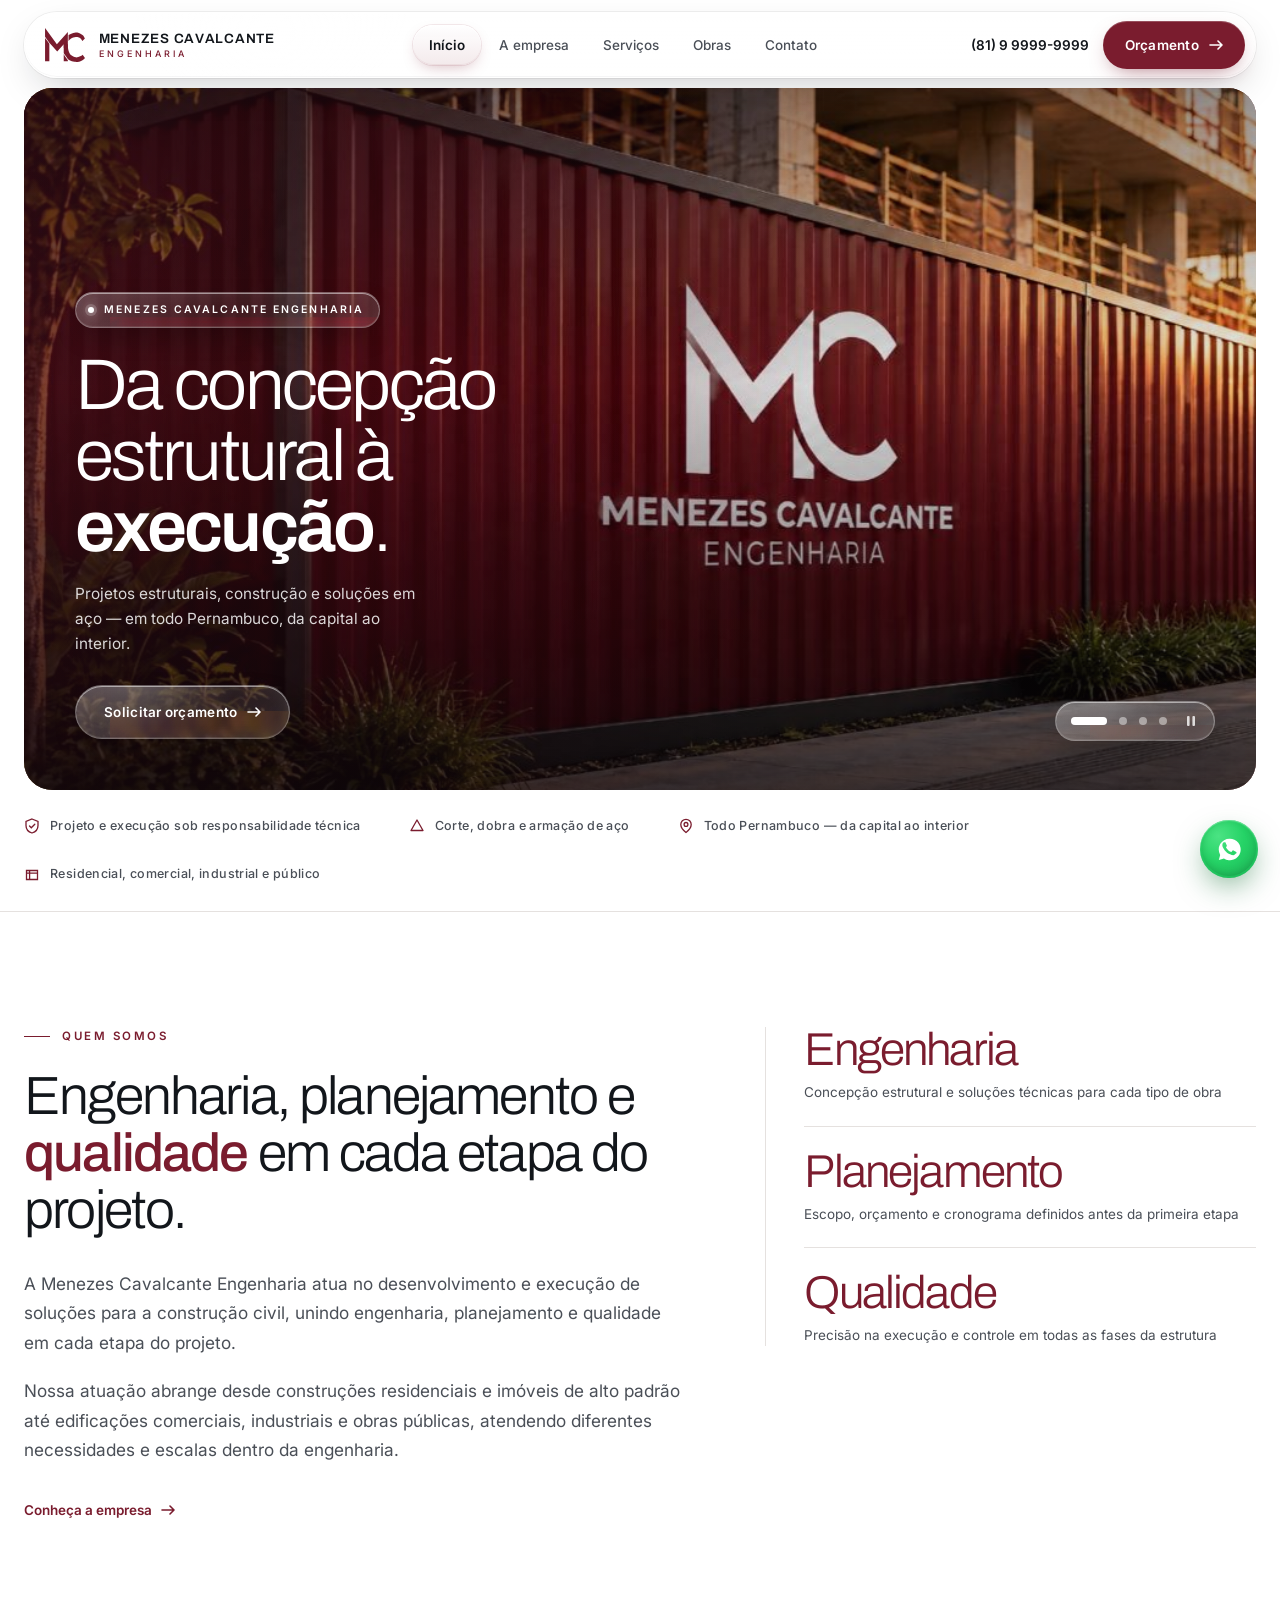
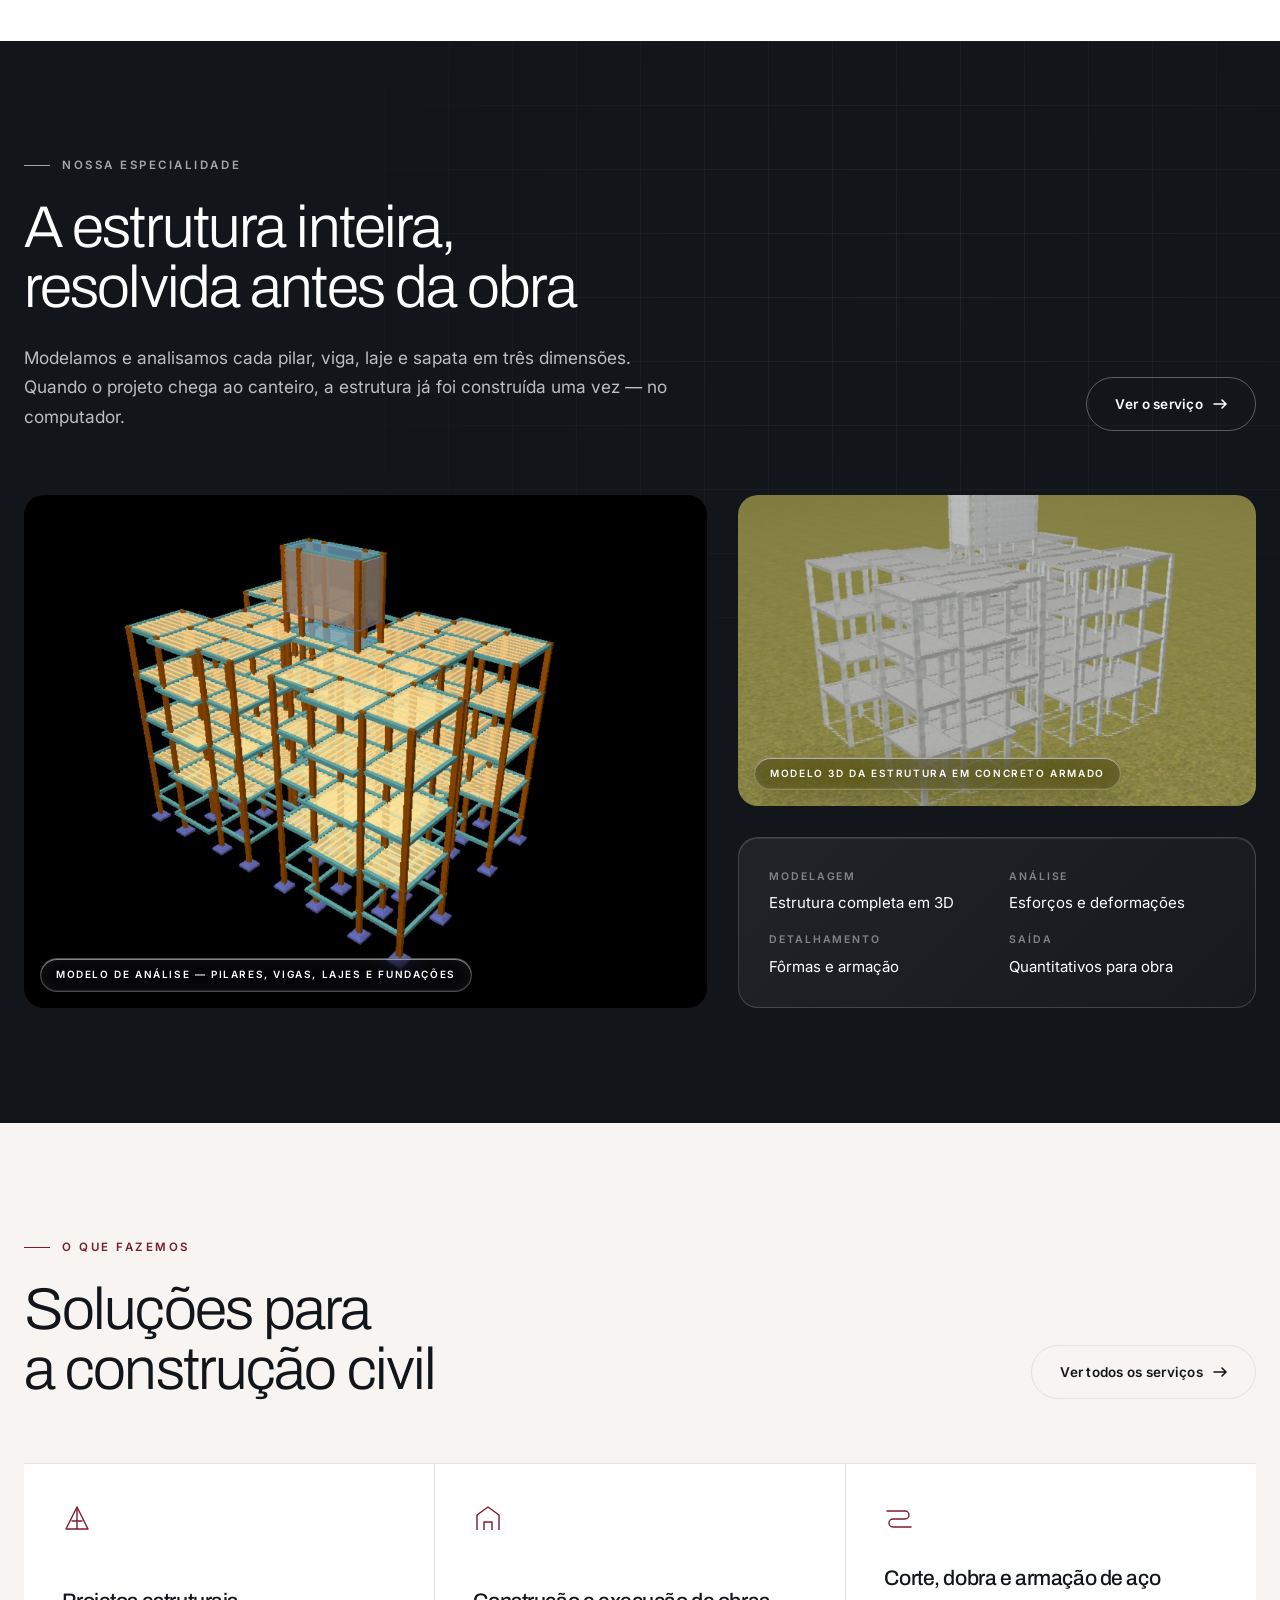
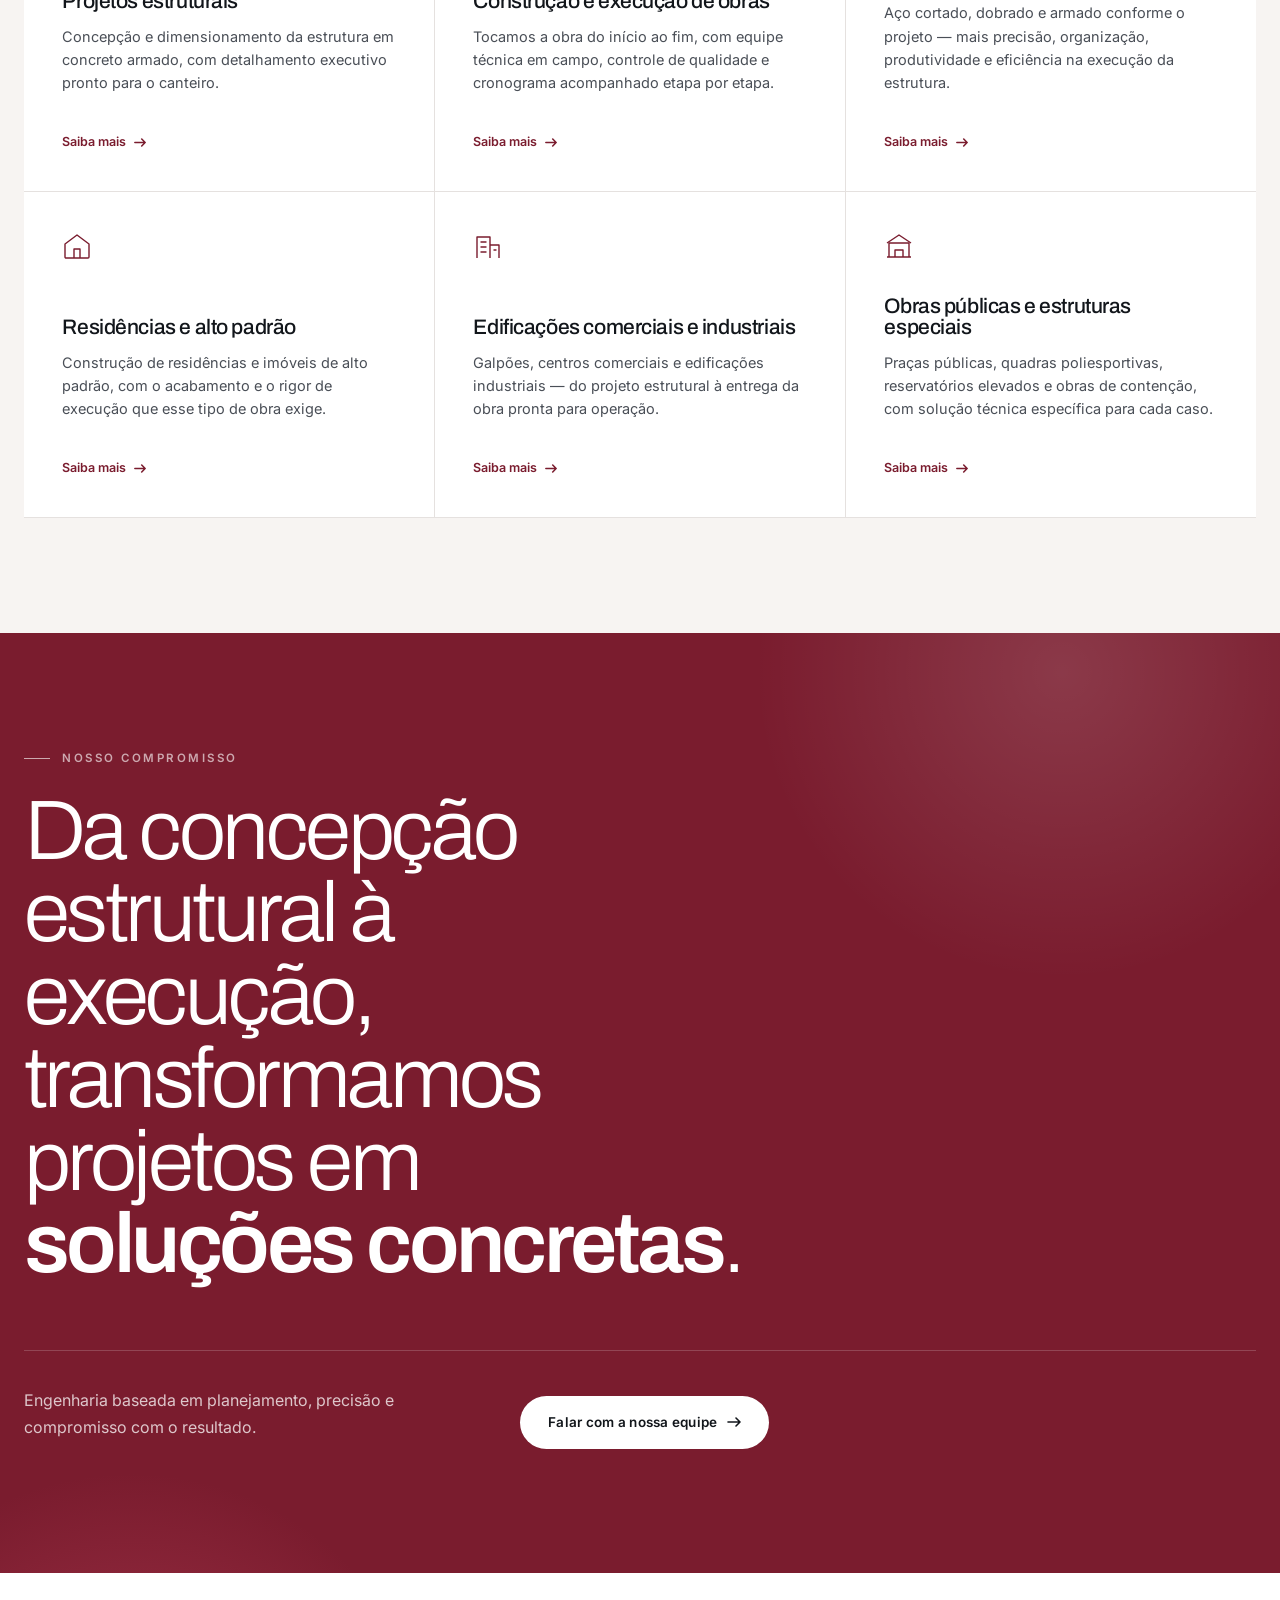
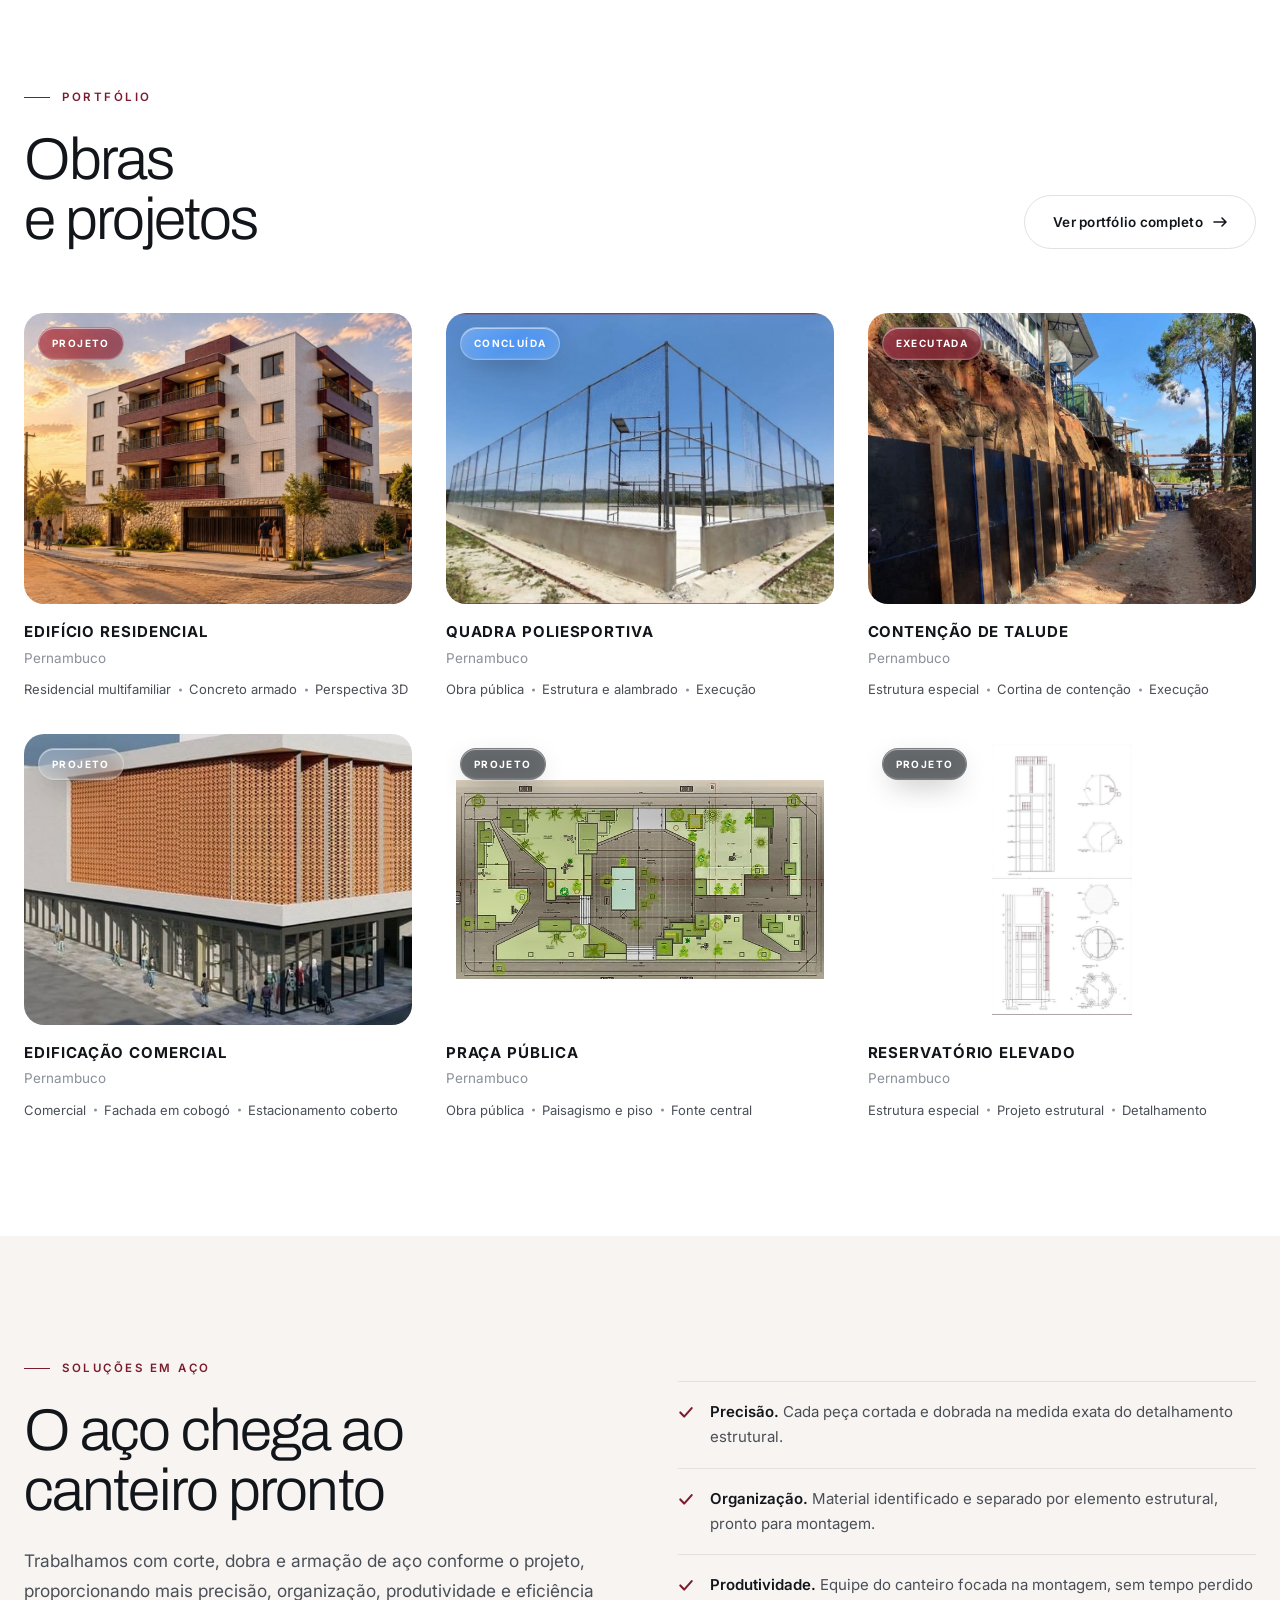
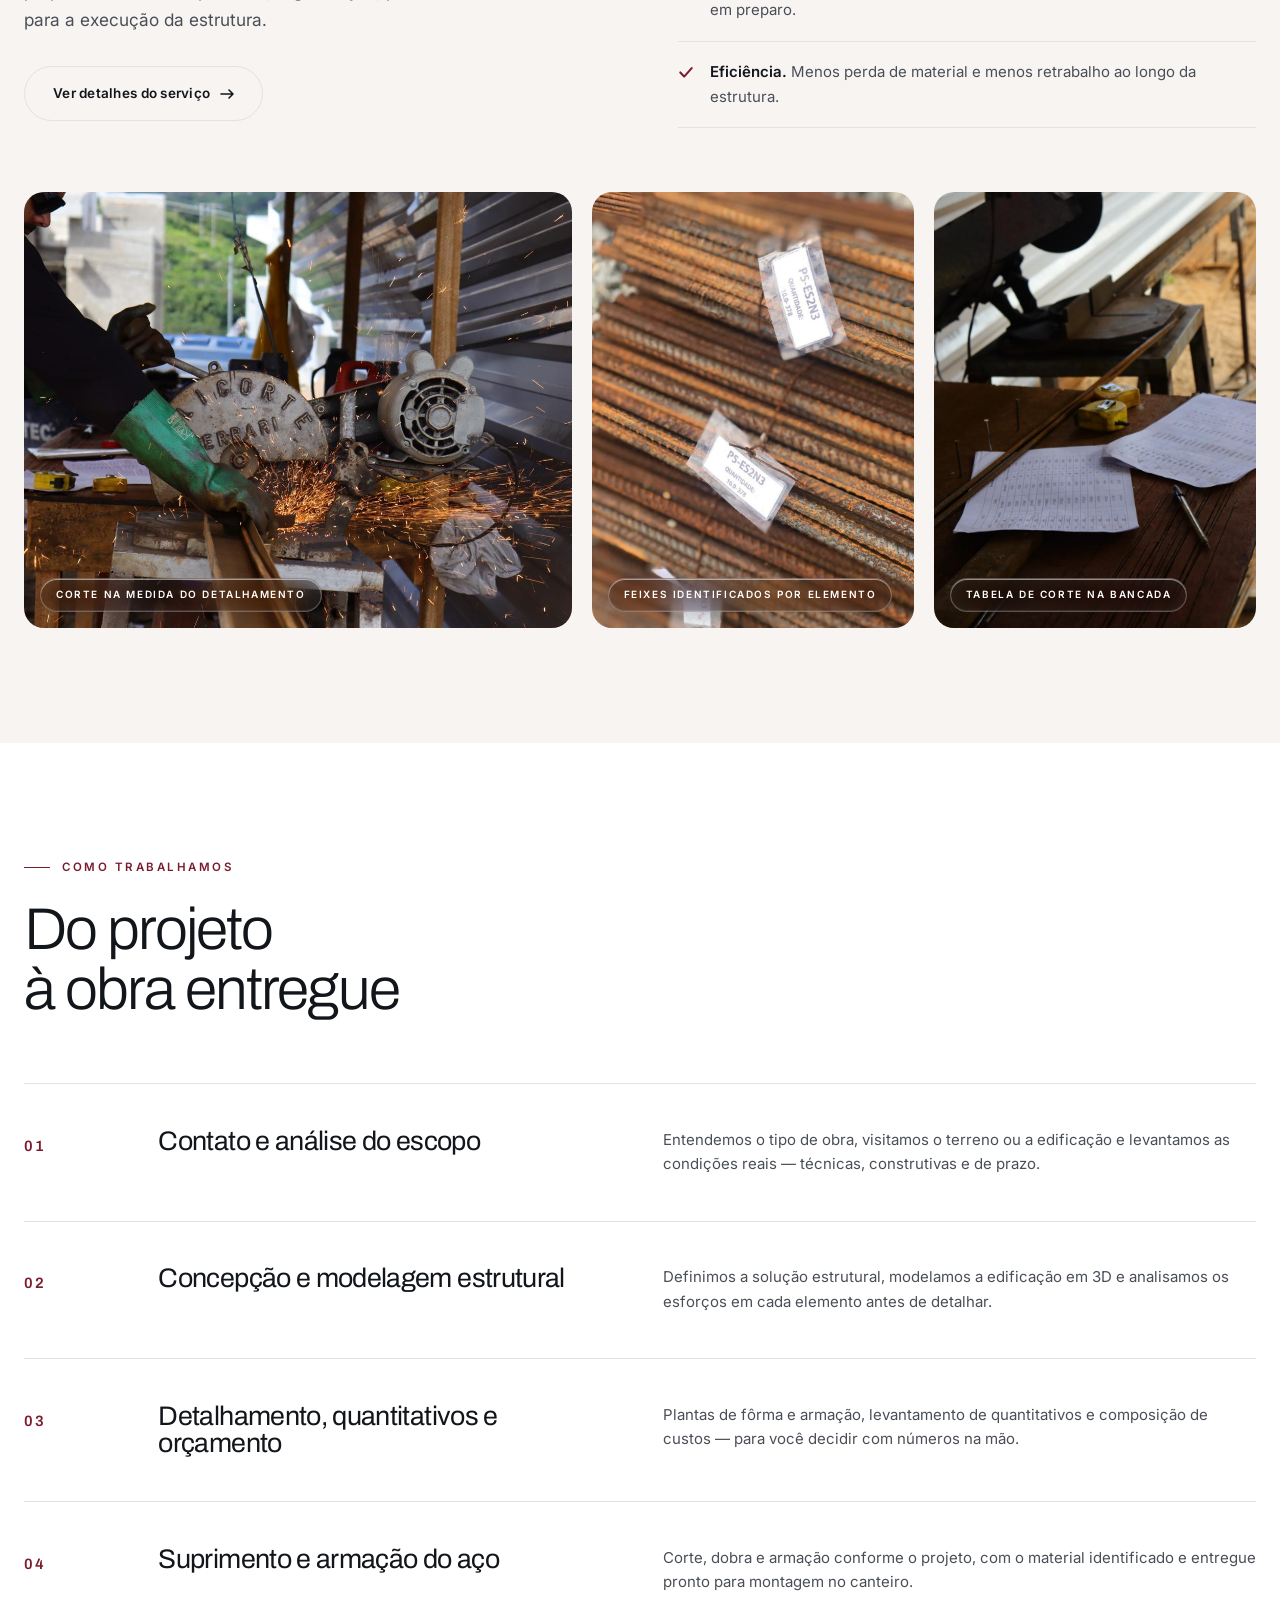
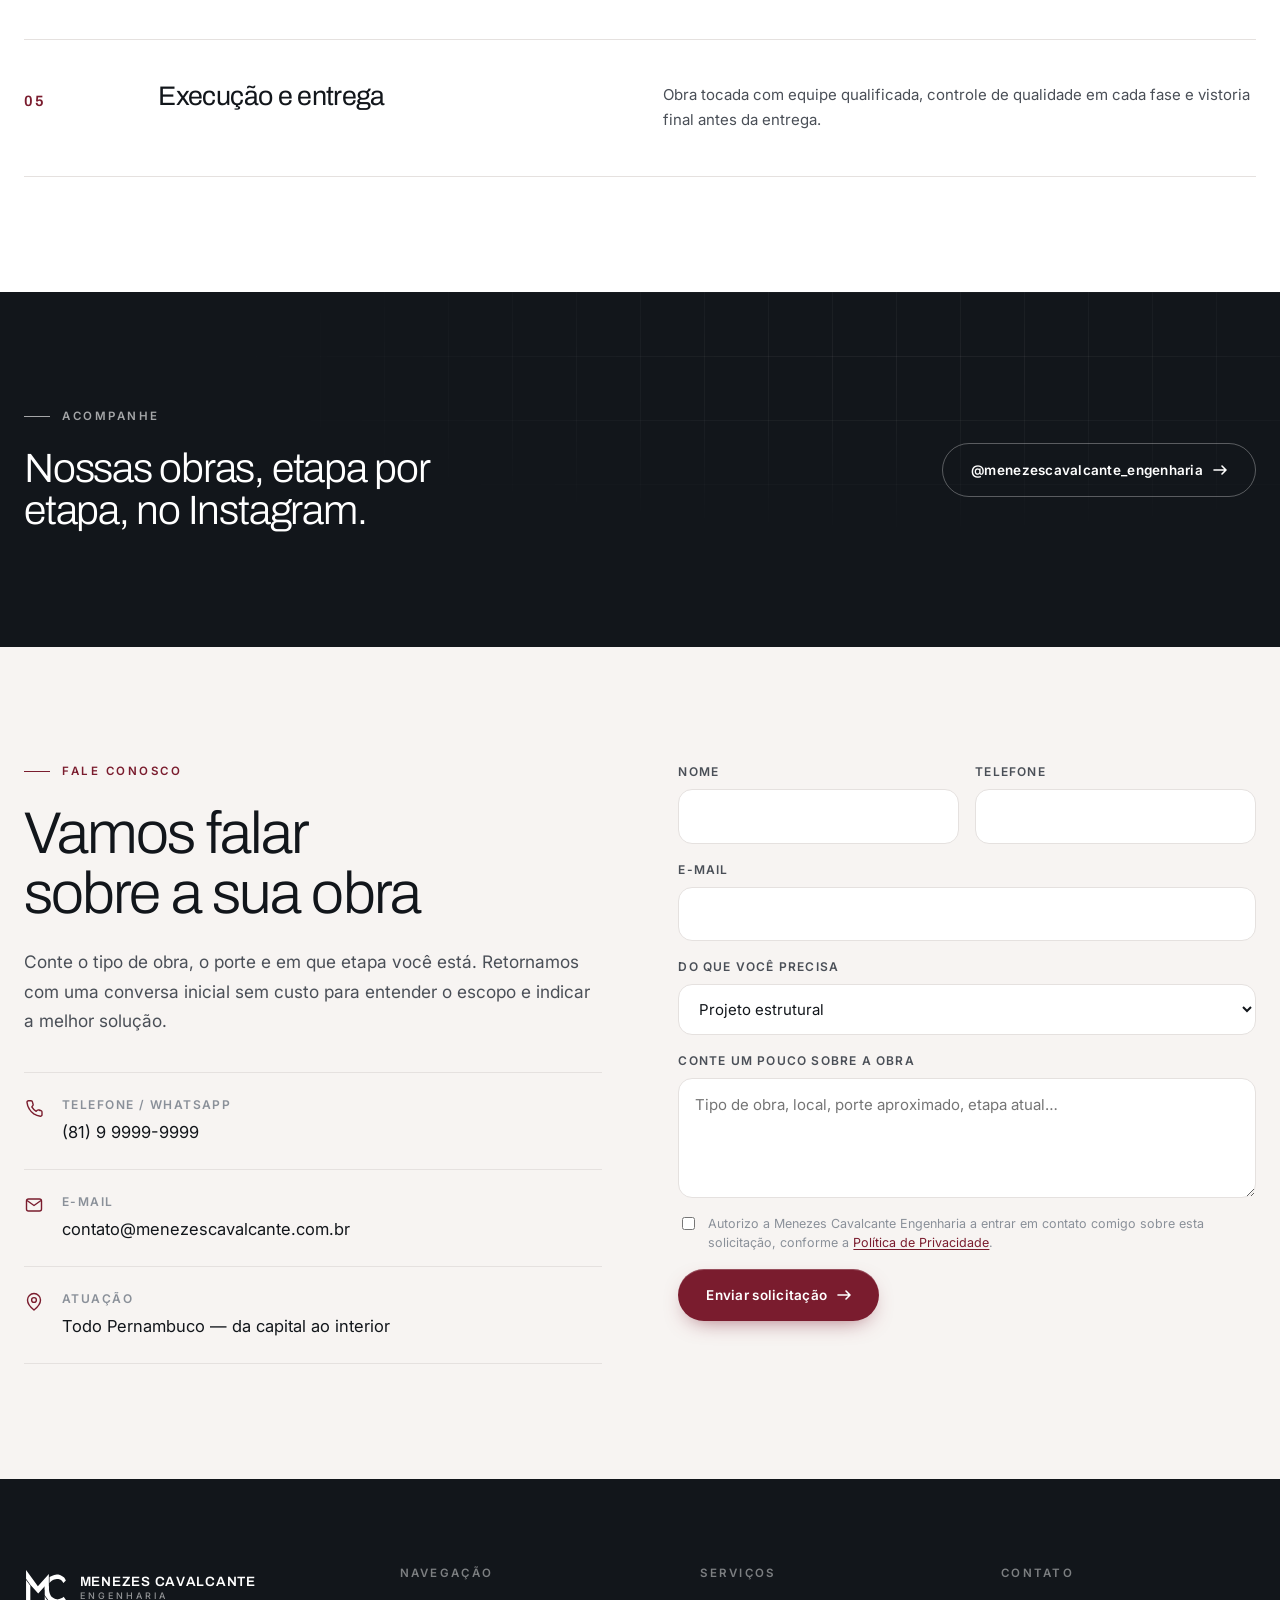
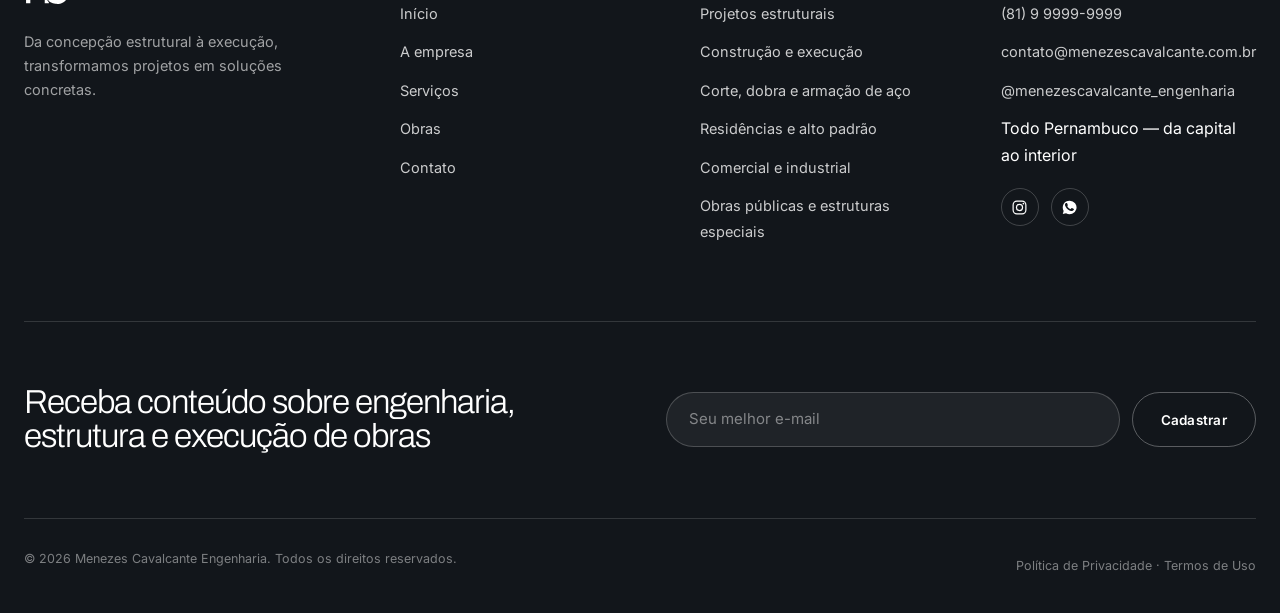
<file: index.html>
<!DOCTYPE html>
<html lang="pt-BR">
<head>
<meta charset="utf-8">
<meta name="viewport" content="width=device-width, initial-scale=1">
<script>document.documentElement.classList.add('js')</script>
<title>Menezes Cavalcante Engenharia | Projetos Estruturais, Construção e Soluções em Aço</title>
<meta name="description" content="Projetos estruturais, construção e execução de obras e soluções em aço — corte, dobra e armação conforme projeto. Residencial, alto padrão, comercial, industrial e obras públicas em todo Pernambuco.">
<meta name="theme-color" content="#7A1C2E">
<link rel="icon" href="assets/img/favicon.svg" type="image/svg+xml">
<link rel="apple-touch-icon" href="assets/img/apple-touch-icon.png">
<meta property="og:type" content="website">
<meta property="og:site_name" content="Menezes Cavalcante Engenharia">
<meta property="og:title" content="Menezes Cavalcante Engenharia">
<meta property="og:description" content="Da concepção estrutural à execução, transformamos projetos em soluções concretas.">
<meta property="og:locale" content="pt_BR">
<!-- SUBSTITUIR: com o domínio no ar, use o endereço completo (https://SEU-DOMINIO/assets/img/og-image.jpg) -->
<meta property="og:image" content="assets/img/og-image.jpg">
<meta property="og:image:width" content="1200">
<meta property="og:image:height" content="630">
<meta name="twitter:card" content="summary_large_image">
<link rel="preconnect" href="https://fonts.googleapis.com">
<link rel="preconnect" href="https://fonts.gstatic.com" crossorigin>
<link href="https://fonts.googleapis.com/css2?family=Archivo:wght@300;400;500;600;700&family=Inter:wght@400;500;600;700&display=swap" rel="stylesheet">
<link rel="stylesheet" href="assets/css/style.css?v=20260927">
</head>
<body>

<!-- ====================== NAVEGAÇÃO ====================== -->
<header class="nav">
  <div class="wrap nav__in">
    <a class="brand" href="index.html" aria-label="Menezes Cavalcante Engenharia — página inicial">
      <img class="brand__mark" src="assets/img/logo-mc.svg" alt="" width="46" height="40">
      <span class="brand__txt">
        <b>Menezes Cavalcante</b>
        <span>Engenharia</span>
      </span>
    </a>

    <nav class="menu" aria-label="Navegação principal">
      <a href="index.html" aria-current="page">Início</a>
      <a href="sobre.html">A empresa</a>
      <a href="servicos.html">Serviços</a>
      <a href="obras.html">Obras</a>
      <a href="contato.html">Contato</a>
    </nav>

    <div class="nav__acoes">
      <!-- SUBSTITUIR: telefone real da empresa -->
      <a class="nav__tel" href="tel:+5581999999999">(81) 9 9999-9999</a>
      <a class="btn btn--vinho" href="contato.html">
        Orçamento
        <svg width="14" height="10" viewBox="0 0 14 10" fill="none" aria-hidden="true"><path d="M9 1l4 4-4 4M13 5H1" stroke="currentColor" stroke-width="1.6" stroke-linecap="round" stroke-linejoin="round"/></svg>
      </a>
      <button class="burger" aria-label="Abrir menu" aria-expanded="false" aria-controls="drawer"><span></span></button>
    </div>
  </div>
</header>

<div class="drawer" id="drawer">
  <div class="wrap">
    <a href="index.html">Início</a>
    <a href="sobre.html">A empresa</a>
    <a href="servicos.html">Serviços</a>
    <a href="obras.html">Obras</a>
    <a href="contato.html">Contato</a>
    <a class="btn btn--vinho" href="contato.html">Solicitar orçamento</a>
  </div>
</div>

<main>

  <!-- ====================== HERO ====================== -->
  <section class="hero">
    <div class="wrap">
      <div class="hero__palco">

        <article class="slide slide--marca is-on">
          <img class="slide__bg" src="assets/img/tapume-obra.jpg" alt="Tapume vinho com o logo da Menezes Cavalcante Engenharia em frente a edifício em construção" onerror="this.style.display='none'">
          <div class="slide__in">
            <p class="slide__tag">Menezes Cavalcante Engenharia</p>
            <h1 class="slide__tit">Da concepção estrutural à <b>execução</b>.</h1>
            <p class="slide__sub">Projetos estruturais, construção e soluções em aço — em todo Pernambuco, da capital ao interior.</p>
            <a class="btn btn--vidro" href="contato.html">
              Solicitar orçamento
              <svg width="14" height="10" viewBox="0 0 14 10" fill="none" aria-hidden="true"><path d="M9 1l4 4-4 4M13 5H1" stroke="currentColor" stroke-width="1.6" stroke-linecap="round" stroke-linejoin="round"/></svg>
            </a>
          </div>
        </article>

        <article class="slide">
          <img class="slide__bg" src="assets/img/aco/corte-serra.jpg" alt="Profissional cortando barra de aço na serra da central de armação, com faíscas" loading="lazy" onerror="this.style.display='none'">
          <div class="slide__in">
            <p class="slide__tag">Execução de obras</p>
            <h2 class="slide__tit">A mesma equipe que projeta é a que <b>executa</b>.</h2>
            <p class="slide__sub">Fundação, estrutura e acabamento — com o aço cortado, dobrado e armado conforme o projeto.</p>
            <a class="btn btn--vidro" href="servicos.html">
              Conheça os serviços
              <svg width="14" height="10" viewBox="0 0 14 10" fill="none" aria-hidden="true"><path d="M9 1l4 4-4 4M13 5H1" stroke="currentColor" stroke-width="1.6" stroke-linecap="round" stroke-linejoin="round"/></svg>
            </a>
          </div>
        </article>

        <article class="slide">
          <img class="slide__bg" src="assets/img/obras/residencial-fachada.jpg" alt="Perspectiva de edifício residencial com fachada branca e varandas em vinho ao entardecer" loading="lazy" onerror="this.style.display='none'">
          <div class="slide__in">
            <p class="slide__tag">Residencial e alto padrão</p>
            <h2 class="slide__tit">Edifícios e residências com <b>rigor de execução</b>.</h2>
            <p class="slide__sub">Do modelo estrutural à fachada pronta, com acompanhamento técnico em cada etapa da obra.</p>
            <a class="btn btn--vidro" href="obras.html">
              Ver obras
              <svg width="14" height="10" viewBox="0 0 14 10" fill="none" aria-hidden="true"><path d="M9 1l4 4-4 4M13 5H1" stroke="currentColor" stroke-width="1.6" stroke-linecap="round" stroke-linejoin="round"/></svg>
            </a>
          </div>
        </article>

        <article class="slide">
          <img class="slide__bg" src="assets/img/obras/quadra-poliesportiva.jpg" alt="Quadra poliesportiva concluída" loading="lazy" onerror="this.style.display='none'">
          <div class="slide__in">
            <p class="slide__tag">Obras públicas e estruturas especiais</p>
            <h2 class="slide__tit">Praças, quadras e <b>reservatórios elevados</b>.</h2>
            <p class="slide__sub">Projetamos e executamos estruturas que exigem solução técnica específica, do dimensionamento à entrega.</p>
            <a class="btn btn--vidro" href="obras.html">
              Ver obras
              <svg width="14" height="10" viewBox="0 0 14 10" fill="none" aria-hidden="true"><path d="M9 1l4 4-4 4M13 5H1" stroke="currentColor" stroke-width="1.6" stroke-linecap="round" stroke-linejoin="round"/></svg>
            </a>
          </div>
        </article>

        <div class="hero__ctrl">
          <div class="hero__dots" role="tablist" aria-label="Destaques">
            <button class="dot is-on" role="tab" aria-selected="true" aria-label="Destaque 1"></button>
            <button class="dot" role="tab" aria-selected="false" aria-label="Destaque 2"></button>
            <button class="dot" role="tab" aria-selected="false" aria-label="Destaque 3"></button>
            <button class="dot" role="tab" aria-selected="false" aria-label="Destaque 4"></button>
          </div>
          <button class="hero__pausa" type="button" aria-label="Pausar destaques" aria-pressed="false">
            <svg class="i-pausa" width="10" height="12" viewBox="0 0 10 12" aria-hidden="true"><rect x="1" y="1" width="2.6" height="10" rx="1" fill="currentColor"/><rect x="6.4" y="1" width="2.6" height="10" rx="1" fill="currentColor"/></svg>
            <svg class="i-play" width="10" height="12" viewBox="0 0 10 12" aria-hidden="true"><path d="M2 1.2v9.6c0 .5.5.8.9.5l6.6-4.8a.6.6 0 0 0 0-1L2.9.7C2.5.4 2 .7 2 1.2z" fill="currentColor"/></svg>
          </button>
        </div>
      </div>
    </div>
  </section>

  <!-- ====================== FAIXA DE CREDENCIAIS ====================== -->
  <section class="faixa">
    <div class="wrap faixa__in">
      <p class="faixa__item"><svg width="16" height="16" viewBox="0 0 16 16" fill="none" aria-hidden="true"><path d="M8 1l6 2.5v4C14 11.2 11.5 14 8 15 4.5 14 2 11.2 2 7.5v-4L8 1z" stroke="currentColor" stroke-width="1.3"/><path d="M5.5 8l1.8 1.8L10.8 6.3" stroke="currentColor" stroke-width="1.3" stroke-linecap="round"/></svg> Projeto e execução sob responsabilidade técnica</p>
      <p class="faixa__item"><svg width="16" height="16" viewBox="0 0 16 16" fill="none" aria-hidden="true"><path d="M2 12.5 8 2l6 10.5H2z" stroke="currentColor" stroke-width="1.3" stroke-linejoin="round"/></svg> Corte, dobra e armação de aço</p>
      <p class="faixa__item"><svg width="16" height="16" viewBox="0 0 16 16" fill="none" aria-hidden="true"><path d="M8 14.5s5.2-4.1 5.2-8A5.2 5.2 0 0 0 2.8 6.5c0 3.9 5.2 8 5.2 8z" stroke="currentColor" stroke-width="1.3"/><circle cx="8" cy="6.4" r="1.9" stroke="currentColor" stroke-width="1.3"/></svg> Todo Pernambuco — da capital ao interior</p>
      <p class="faixa__item"><svg width="16" height="16" viewBox="0 0 16 16" fill="none" aria-hidden="true"><path d="M2.5 3.5h11v9h-11z" stroke="currentColor" stroke-width="1.3"/><path d="M2.5 6.2h11M5.6 3.5v9" stroke="currentColor" stroke-width="1.3"/></svg> Residencial, comercial, industrial e público</p>
    </div>
  </section>

  <!-- ====================== MANIFESTO ====================== -->
  <section class="sec">
    <div class="wrap manifesto">
      <div class="rev">
        <p class="eyebrow">Quem somos</p>
        <h2 class="manifesto__pergunta">Engenharia, planejamento e <em>qualidade</em> em cada etapa do projeto.</h2>
        <div class="lead">
          <p>A Menezes Cavalcante Engenharia atua no desenvolvimento e execução de soluções para a construção civil, unindo engenharia, planejamento e qualidade em cada etapa do projeto.</p>
          <p>Nossa atuação abrange desde construções residenciais e imóveis de alto padrão até edificações comerciais, industriais e obras públicas, atendendo diferentes necessidades e escalas dentro da engenharia.</p>
        </div>
        <p style="margin-top:32px">
          <a class="link-seta" href="sobre.html">
            Conheça a empresa
            <svg width="14" height="10" viewBox="0 0 14 10" fill="none" aria-hidden="true"><path d="M9 1l4 4-4 4M13 5H1" stroke="currentColor" stroke-width="1.6" stroke-linecap="round" stroke-linejoin="round"/></svg>
          </a>
        </p>
      </div>

      <div class="manifesto__aside rev" data-d="2">
        <div class="dado"><b>Engenharia</b><span>Concepção estrutural e soluções técnicas para cada tipo de obra</span></div>
        <div class="dado"><b>Planejamento</b><span>Escopo, orçamento e cronograma definidos antes da primeira etapa</span></div>
        <div class="dado"><b>Qualidade</b><span>Precisão na execução e controle em todas as fases da estrutura</span></div>
      </div>
    </div>
  </section>

  <!-- ====================== CARRO-CHEFE: PROJETO ESTRUTURAL ====================== -->
  <section class="sec sec--tinta malha">
    <div class="wrap">
      <div class="sec-head rev">
        <div>
          <p class="eyebrow">Nossa especialidade</p>
          <h2 class="h2">A estrutura inteira,<br>resolvida antes da obra</h2>
          <p class="lead" style="margin-top:26px">Modelamos e analisamos cada pilar, viga, laje e sapata em três dimensões. Quando o projeto chega ao canteiro, a estrutura já foi construída uma vez — no computador.</p>
        </div>
        <a class="btn btn--claro" href="servicos.html#estrutural">
          Ver o serviço
          <svg width="14" height="10" viewBox="0 0 14 10" fill="none" aria-hidden="true"><path d="M9 1l4 4-4 4M13 5H1" stroke="currentColor" stroke-width="1.6" stroke-linecap="round" stroke-linejoin="round"/></svg>
        </a>
      </div>

      <div class="showcase">
        <figure class="fig-tec fig-tec--grande rev" style="margin:0">
          <img src="assets/img/obras/estrutural-analise.jpg" alt="Modelo de análise estrutural com pilares, vigas, lajes e sapatas identificados por cor" loading="lazy" onerror="this.style.display='none'">
          <figcaption class="fig-tec__cap">Modelo de análise — pilares, vigas, lajes e fundações</figcaption>
        </figure>

        <div class="showcase__col">
          <figure class="fig-tec rev" data-d="1" style="margin:0">
            <img src="assets/img/obras/estrutural-3d.jpg" alt="Modelo tridimensional da estrutura em concreto armado" loading="lazy" onerror="this.style.display='none'">
            <figcaption class="fig-tec__cap">Modelo 3D da estrutura em concreto armado</figcaption>
          </figure>

          <dl class="ficha rev" data-d="2">
            <div>
              <dt>Modelagem</dt>
              <dd>Estrutura completa em 3D</dd>
            </div>
            <div>
              <dt>Análise</dt>
              <dd>Esforços e deformações</dd>
            </div>
            <div>
              <dt>Detalhamento</dt>
              <dd>Fôrmas e armação</dd>
            </div>
            <div>
              <dt>Saída</dt>
              <dd>Quantitativos para obra</dd>
            </div>
          </dl>
        </div>
      </div>
    </div>
  </section>

  <!-- ====================== SERVIÇOS ====================== -->
  <section class="sec sec--areia">
    <div class="wrap">
      <div class="sec-head rev">
        <div>
          <p class="eyebrow">O que fazemos</p>
          <h2 class="h2">Soluções para<br>a construção civil</h2>
        </div>
        <a class="btn btn--ghost" href="servicos.html">
          Ver todos os serviços
          <svg width="14" height="10" viewBox="0 0 14 10" fill="none" aria-hidden="true"><path d="M9 1l4 4-4 4M13 5H1" stroke="currentColor" stroke-width="1.6" stroke-linecap="round" stroke-linejoin="round"/></svg>
        </a>
      </div>
    </div>

    <div class="wrap">
      <div class="grid-serv rev">

        <a class="serv" href="servicos.html#estrutural">
          <span class="serv__ic"><svg width="30" height="30" viewBox="0 0 30 30" fill="none" aria-hidden="true"><path d="M4 26 15 4l11 22H4z" stroke="currentColor" stroke-width="1.4" stroke-linejoin="round"/><path d="M9.5 18h11M15 4v22" stroke="currentColor" stroke-width="1.4"/></svg></span>
          <h3>Projetos estruturais</h3>
          <p>Concepção e dimensionamento da estrutura em concreto armado, com detalhamento executivo pronto para o canteiro.</p>
          <span class="serv__link">Saiba mais <svg width="12" height="9" viewBox="0 0 14 10" fill="none" aria-hidden="true"><path d="M9 1l4 4-4 4M13 5H1" stroke="currentColor" stroke-width="1.8" stroke-linecap="round" stroke-linejoin="round"/></svg></span>
        </a>

        <a class="serv" href="servicos.html#execucao">
          <span class="serv__ic"><svg width="30" height="30" viewBox="0 0 30 30" fill="none" aria-hidden="true"><path d="M4 27V12l11-8 11 8v15" stroke="currentColor" stroke-width="1.4" stroke-linejoin="round"/><path d="M11 27v-8h8v8" stroke="currentColor" stroke-width="1.4" stroke-linejoin="round"/></svg></span>
          <h3>Construção e execução de obras</h3>
          <p>Tocamos a obra do início ao fim, com equipe técnica em campo, controle de qualidade e cronograma acompanhado etapa por etapa.</p>
          <span class="serv__link">Saiba mais <svg width="12" height="9" viewBox="0 0 14 10" fill="none" aria-hidden="true"><path d="M9 1l4 4-4 4M13 5H1" stroke="currentColor" stroke-width="1.8" stroke-linecap="round" stroke-linejoin="round"/></svg></span>
        </a>

        <a class="serv" href="servicos.html#aco">
          <span class="serv__ic"><svg width="30" height="30" viewBox="0 0 30 30" fill="none" aria-hidden="true"><path d="M3 8h18a4 4 0 0 1 0 8H9a4 4 0 0 0 0 8h18" stroke="currentColor" stroke-width="1.4" stroke-linecap="round" stroke-linejoin="round"/></svg></span>
          <h3>Corte, dobra e armação de aço</h3>
          <p>Aço cortado, dobrado e armado conforme o projeto — mais precisão, organização, produtividade e eficiência na execução da estrutura.</p>
          <span class="serv__link">Saiba mais <svg width="12" height="9" viewBox="0 0 14 10" fill="none" aria-hidden="true"><path d="M9 1l4 4-4 4M13 5H1" stroke="currentColor" stroke-width="1.8" stroke-linecap="round" stroke-linejoin="round"/></svg></span>
        </a>

        <a class="serv" href="servicos.html#residencial">
          <span class="serv__ic"><svg width="30" height="30" viewBox="0 0 30 30" fill="none" aria-hidden="true"><path d="M3 13 15 4l12 9v13a1 1 0 0 1-1 1H4a1 1 0 0 1-1-1V13z" stroke="currentColor" stroke-width="1.4" stroke-linejoin="round"/><path d="M12 27v-9h6v9" stroke="currentColor" stroke-width="1.4" stroke-linejoin="round"/></svg></span>
          <h3>Residências e alto padrão</h3>
          <p>Construção de residências e imóveis de alto padrão, com o acabamento e o rigor de execução que esse tipo de obra exige.</p>
          <span class="serv__link">Saiba mais <svg width="12" height="9" viewBox="0 0 14 10" fill="none" aria-hidden="true"><path d="M9 1l4 4-4 4M13 5H1" stroke="currentColor" stroke-width="1.8" stroke-linecap="round" stroke-linejoin="round"/></svg></span>
        </a>

        <a class="serv" href="servicos.html#comercial">
          <span class="serv__ic"><svg width="30" height="30" viewBox="0 0 30 30" fill="none" aria-hidden="true"><path d="M4 27V6h13v21M17 14h9v13" stroke="currentColor" stroke-width="1.4" stroke-linejoin="round"/><path d="M8 11h5M8 16h5M8 21h5M21 19h2" stroke="currentColor" stroke-width="1.4" stroke-linecap="round"/></svg></span>
          <h3>Edificações comerciais e industriais</h3>
          <p>Galpões, centros comerciais e edificações industriais — do projeto estrutural à entrega da obra pronta para operação.</p>
          <span class="serv__link">Saiba mais <svg width="12" height="9" viewBox="0 0 14 10" fill="none" aria-hidden="true"><path d="M9 1l4 4-4 4M13 5H1" stroke="currentColor" stroke-width="1.8" stroke-linecap="round" stroke-linejoin="round"/></svg></span>
        </a>

        <a class="serv" href="servicos.html#publicas">
          <span class="serv__ic"><svg width="30" height="30" viewBox="0 0 30 30" fill="none" aria-hidden="true"><path d="M3 26h24M5 26V12h20v14" stroke="currentColor" stroke-width="1.4" stroke-linejoin="round"/><path d="M3 12 15 4l12 8" stroke="currentColor" stroke-width="1.4" stroke-linejoin="round"/><path d="M11 26v-7h8v7" stroke="currentColor" stroke-width="1.4" stroke-linejoin="round"/></svg></span>
          <h3>Obras públicas e estruturas especiais</h3>
          <p>Praças públicas, quadras poliesportivas, reservatórios elevados e obras de contenção, com solução técnica específica para cada caso.</p>
          <span class="serv__link">Saiba mais <svg width="12" height="9" viewBox="0 0 14 10" fill="none" aria-hidden="true"><path d="M9 1l4 4-4 4M13 5H1" stroke="currentColor" stroke-width="1.8" stroke-linecap="round" stroke-linejoin="round"/></svg></span>
        </a>

      </div>
    </div>
  </section>

  <!-- ====================== DECLARAÇÃO ====================== -->
  <section class="sec sec--vinho declaracao">
    <div class="wrap">
      <p class="eyebrow rev">Nosso compromisso</p>
      <h2 class="declaracao__tit rev" data-d="1">Da concepção estrutural à execução, transformamos projetos em <b>soluções concretas</b>.</h2>
      <div class="declaracao__pe rev" data-d="2">
        <p>Engenharia baseada em planejamento, precisão e compromisso com o resultado.</p>
        <a class="btn btn--branco" href="contato.html">
          Falar com a nossa equipe
          <svg width="14" height="10" viewBox="0 0 14 10" fill="none" aria-hidden="true"><path d="M9 1l4 4-4 4M13 5H1" stroke="currentColor" stroke-width="1.6" stroke-linecap="round" stroke-linejoin="round"/></svg>
        </a>
      </div>
    </div>
  </section>

  <!-- ====================== OBRAS ====================== -->
  <section class="sec">
    <div class="wrap">
      <div class="sec-head rev">
        <div>
          <p class="eyebrow">Portfólio</p>
          <h2 class="h2">Obras<br>e projetos</h2>
        </div>
        <a class="btn btn--ghost" href="obras.html">
          Ver portfólio completo
          <svg width="14" height="10" viewBox="0 0 14 10" fill="none" aria-hidden="true"><path d="M9 1l4 4-4 4M13 5H1" stroke="currentColor" stroke-width="1.6" stroke-linecap="round" stroke-linejoin="round"/></svg>
        </a>
      </div>

      <div class="grid-obras">
        <a class="obra rev" href="obras.html">
          <div class="obra__img">
            <span class="obra__selo obra__selo--vinho">Projeto</span>
            <img src="assets/img/obras/residencial-fachada.jpg" alt="Perspectiva do edifício residencial com fachada branca e varandas em vinho" loading="lazy" onerror="this.style.display='none'">
          </div>
          <h3>Edifício Residencial</h3>
          <p class="obra__local">Pernambuco</p>
          <ul class="obra__specs"><li>Residencial multifamiliar</li><li>Concreto armado</li><li>Perspectiva 3D</li></ul>
        </a>

        <a class="obra rev" data-d="1" href="obras.html">
          <div class="obra__img">
            <span class="obra__selo">Concluída</span>
            <img src="assets/img/obras/quadra-poliesportiva.jpg" alt="Quadra poliesportiva concluída com alambrado" loading="lazy" onerror="this.style.display='none'">
          </div>
          <h3>Quadra Poliesportiva</h3>
          <p class="obra__local">Pernambuco</p>
          <ul class="obra__specs"><li>Obra pública</li><li>Estrutura e alambrado</li><li>Execução</li></ul>
        </a>

        <a class="obra rev" data-d="2" href="obras.html">
          <div class="obra__img">
            <span class="obra__selo obra__selo--vinho">Executada</span>
            <img src="assets/img/obras/contencao-talude.jpg" alt="Estrutura de contenção executada em talude" loading="lazy" onerror="this.style.display='none'">
          </div>
          <h3>Contenção de Talude</h3>
          <p class="obra__local">Pernambuco</p>
          <ul class="obra__specs"><li>Estrutura especial</li><li>Cortina de contenção</li><li>Execução</li></ul>
        </a>

        <a class="obra rev" href="obras.html">
          <div class="obra__img">
            <span class="obra__selo">Projeto</span>
            <img src="assets/img/obras/comercial-fachada.jpg" alt="Perspectiva da edificação comercial com fachada em elementos vazados e lojas no térreo" loading="lazy" onerror="this.style.display='none'">
          </div>
          <h3>Edificação Comercial</h3>
          <p class="obra__local">Pernambuco</p>
          <ul class="obra__specs"><li>Comercial</li><li>Fachada em cobogó</li><li>Estacionamento coberto</li></ul>
        </a>

        <a class="obra rev" data-d="1" href="obras.html">
          <div class="obra__img obra__img--desenho">
            <span class="obra__selo">Projeto</span>
            <img src="assets/img/obras/praca-publica.jpg" alt="Planta de paisagismo da praça pública" loading="lazy" onerror="this.style.display='none'">
          </div>
          <h3>Praça Pública</h3>
          <p class="obra__local">Pernambuco</p>
          <ul class="obra__specs"><li>Obra pública</li><li>Paisagismo e piso</li><li>Fonte central</li></ul>
        </a>

        <a class="obra rev" data-d="2" href="obras.html">
          <div class="obra__img obra__img--desenho">
            <span class="obra__selo">Projeto</span>
            <img src="assets/img/obras/reservatorio-elevado.jpg" alt="Pranchas de projeto do reservatório elevado" loading="lazy" onerror="this.style.display='none'">
          </div>
          <h3>Reservatório Elevado</h3>
          <p class="obra__local">Pernambuco</p>
          <ul class="obra__specs"><li>Estrutura especial</li><li>Projeto estrutural</li><li>Detalhamento</li></ul>
        </a>
      </div>
    </div>
  </section>

  <!-- ====================== SOLUÇÕES EM AÇO ====================== -->
  <section class="sec sec--areia">
    <div class="wrap destaque">
      <div class="rev">
        <p class="eyebrow">Soluções em aço</p>
        <h2 class="h2">O aço chega ao<br>canteiro pronto</h2>
        <p class="lead" style="margin-top:26px">Trabalhamos com corte, dobra e armação de aço conforme o projeto, proporcionando mais precisão, organização, produtividade e eficiência para a execução da estrutura.</p>
        <p style="margin-top:32px">
          <a class="btn btn--ghost" href="servicos.html#aco">
            Ver detalhes do serviço
            <svg width="14" height="10" viewBox="0 0 14 10" fill="none" aria-hidden="true"><path d="M9 1l4 4-4 4M13 5H1" stroke="currentColor" stroke-width="1.6" stroke-linecap="round" stroke-linejoin="round"/></svg>
          </a>
        </p>
      </div>

      <ul class="destaque__lista rev" data-d="1">
        <li>
          <svg width="16" height="16" viewBox="0 0 14 14" fill="none" aria-hidden="true"><path d="M2 7.4 5.4 11 12 3.6" stroke="currentColor" stroke-width="1.8" stroke-linecap="round" stroke-linejoin="round"/></svg>
          <span><b>Precisão.</b> Cada peça cortada e dobrada na medida exata do detalhamento estrutural.</span>
        </li>
        <li>
          <svg width="16" height="16" viewBox="0 0 14 14" fill="none" aria-hidden="true"><path d="M2 7.4 5.4 11 12 3.6" stroke="currentColor" stroke-width="1.8" stroke-linecap="round" stroke-linejoin="round"/></svg>
          <span><b>Organização.</b> Material identificado e separado por elemento estrutural, pronto para montagem.</span>
        </li>
        <li>
          <svg width="16" height="16" viewBox="0 0 14 14" fill="none" aria-hidden="true"><path d="M2 7.4 5.4 11 12 3.6" stroke="currentColor" stroke-width="1.8" stroke-linecap="round" stroke-linejoin="round"/></svg>
          <span><b>Produtividade.</b> Equipe do canteiro focada na montagem, sem tempo perdido em preparo.</span>
        </li>
        <li>
          <svg width="16" height="16" viewBox="0 0 14 14" fill="none" aria-hidden="true"><path d="M2 7.4 5.4 11 12 3.6" stroke="currentColor" stroke-width="1.8" stroke-linecap="round" stroke-linejoin="round"/></svg>
          <span><b>Eficiência.</b> Menos perda de material e menos retrabalho ao longo da estrutura.</span>
        </li>
      </ul>
    </div>

    <div class="wrap">
      <div class="galeria">
        <figure class="fig-tec rev">
          <img src="assets/img/aco/corte-faiscas.jpg" alt="Barra de aço sendo cortada na serra, com faíscas" loading="lazy" onerror="this.style.display='none'">
          <figcaption class="fig-tec__cap">Corte na medida do detalhamento</figcaption>
        </figure>
        <figure class="fig-tec rev" data-d="1">
          <img src="assets/img/aco/feixes-identificados.jpg" alt="Feixes de vergalhões com etiquetas de identificação do elemento estrutural e da quantidade" loading="lazy" onerror="this.style.display='none'">
          <figcaption class="fig-tec__cap">Feixes identificados por elemento</figcaption>
        </figure>
        <figure class="fig-tec rev" data-d="2">
          <img src="assets/img/aco/bancada-tabela-corte.jpg" alt="Bancada de armação com barras de aço, trenas e tabelas de corte impressas" loading="lazy" onerror="this.style.display='none'">
          <figcaption class="fig-tec__cap">Tabela de corte na bancada</figcaption>
        </figure>
      </div>
    </div>
  </section>

  <!-- ====================== PROCESSO ====================== -->
  <section class="sec">
    <div class="wrap">
      <div class="sec-head rev">
        <div>
          <p class="eyebrow">Como trabalhamos</p>
          <h2 class="h2">Do projeto<br>à obra entregue</h2>
        </div>
      </div>

      <div class="etapas">
        <article class="etapa rev">
          <div class="etapa__n">01</div>
          <h3>Contato e análise do escopo</h3>
          <p>Entendemos o tipo de obra, visitamos o terreno ou a edificação e levantamos as condições reais — técnicas, construtivas e de prazo.</p>
        </article>
        <article class="etapa rev">
          <div class="etapa__n">02</div>
          <h3>Concepção e modelagem estrutural</h3>
          <p>Definimos a solução estrutural, modelamos a edificação em 3D e analisamos os esforços em cada elemento antes de detalhar.</p>
        </article>
        <article class="etapa rev">
          <div class="etapa__n">03</div>
          <h3>Detalhamento, quantitativos e orçamento</h3>
          <p>Plantas de fôrma e armação, levantamento de quantitativos e composição de custos — para você decidir com números na mão.</p>
        </article>
        <article class="etapa rev">
          <div class="etapa__n">04</div>
          <h3>Suprimento e armação do aço</h3>
          <p>Corte, dobra e armação conforme o projeto, com o material identificado e entregue pronto para montagem no canteiro.</p>
        </article>
        <article class="etapa rev">
          <div class="etapa__n">05</div>
          <h3>Execução e entrega</h3>
          <p>Obra tocada com equipe qualificada, controle de qualidade em cada fase e vistoria final antes da entrega.</p>
        </article>
      </div>
    </div>
  </section>

  <!-- ====================== INSTAGRAM ====================== -->
  <section class="sec sec--tinta malha">
    <div class="wrap insta rev">
      <div>
        <p class="eyebrow">Acompanhe</p>
        <h2>Nossas obras, etapa por etapa, no Instagram.</h2>
      </div>
      <a class="btn btn--claro" href="https://www.instagram.com/menezescavalcante_engenharia/" target="_blank" rel="noopener">
        @menezescavalcante_engenharia
        <svg width="14" height="10" viewBox="0 0 14 10" fill="none" aria-hidden="true"><path d="M9 1l4 4-4 4M13 5H1" stroke="currentColor" stroke-width="1.6" stroke-linecap="round" stroke-linejoin="round"/></svg>
      </a>
    </div>
  </section>

  <!-- ====================== CTA / FORMULÁRIO ====================== -->
  <section class="sec sec--areia">
    <div class="wrap cta">
      <div class="rev">
        <p class="eyebrow">Fale conosco</p>
        <h2 class="h2">Vamos falar<br>sobre a sua obra</h2>
        <p class="lead" style="margin-top:24px">Conte o tipo de obra, o porte e em que etapa você está. Retornamos com uma conversa inicial sem custo para entender o escopo e indicar a melhor solução.</p>

        <div class="contato-lista">
          <!-- SUBSTITUIR: dados reais de contato -->
          <div class="contato-item">
            <svg width="20" height="20" viewBox="0 0 20 20" fill="none" aria-hidden="true"><path d="M18 14.2v2.5a1.5 1.5 0 0 1-1.7 1.5 15 15 0 0 1-6.5-2.3A14.7 14.7 0 0 1 5.3 11 15 15 0 0 1 3 4.4 1.5 1.5 0 0 1 4.5 2.7H7a1.5 1.5 0 0 1 1.5 1.3c.1.8.3 1.5.6 2.2a1.5 1.5 0 0 1-.4 1.6L7.8 8.9a12 12 0 0 0 4.4 4.4l1.1-1a1.5 1.5 0 0 1 1.6-.3c.7.3 1.4.5 2.2.6A1.5 1.5 0 0 1 18 14.2z" stroke="currentColor" stroke-width="1.4" stroke-linejoin="round"/></svg>
            <div><b>Telefone / WhatsApp</b><a href="tel:+5581999999999">(81) 9 9999-9999</a></div>
          </div>
          <div class="contato-item">
            <svg width="20" height="20" viewBox="0 0 20 20" fill="none" aria-hidden="true"><rect x="2.5" y="4" width="15" height="12" rx="2" stroke="currentColor" stroke-width="1.4"/><path d="m3 5.5 7 5 7-5" stroke="currentColor" stroke-width="1.4" stroke-linejoin="round"/></svg>
            <div><b>E-mail</b><a href="mailto:contato@menezescavalcante.com.br">contato@menezescavalcante.com.br</a></div>
          </div>
          <div class="contato-item">
            <svg width="20" height="20" viewBox="0 0 20 20" fill="none" aria-hidden="true"><path d="M10 18s6.5-5.2 6.5-10a6.5 6.5 0 1 0-13 0C3.5 12.8 10 18 10 18z" stroke="currentColor" stroke-width="1.4"/><circle cx="10" cy="8" r="2.4" stroke="currentColor" stroke-width="1.4"/></svg>
            <div><b>Atuação</b><span>Todo Pernambuco — da capital ao interior</span></div>
          </div>
        </div>
      </div>

      <form class="form rev" data-d="1" data-form novalidate>
        <div class="form__dupla">
          <div class="campo">
            <label for="nome">Nome</label>
            <input id="nome" name="nome" type="text" autocomplete="name" required>
          </div>
          <div class="campo">
            <label for="tel">Telefone</label>
            <input id="tel" name="telefone" type="tel" autocomplete="tel" required>
          </div>
        </div>
        <div class="campo">
          <label for="email">E-mail</label>
          <input id="email" name="email" type="email" autocomplete="email" required>
        </div>
        <div class="campo">
          <label for="servico">Do que você precisa</label>
          <select id="servico" name="servico">
            <option>Projeto estrutural</option>
            <option>Construção e execução de obra</option>
            <option>Corte, dobra e armação de aço</option>
            <option>Residência ou imóvel de alto padrão</option>
            <option>Edificação comercial ou industrial</option>
            <option>Obra pública ou estrutura especial</option>
            <option>Outro assunto</option>
          </select>
        </div>
        <div class="campo">
          <label for="msg">Conte um pouco sobre a obra</label>
          <textarea id="msg" name="mensagem" placeholder="Tipo de obra, local, porte aproximado, etapa atual…"></textarea>
        </div>
        <label class="form__lgpd">
          <input type="checkbox" required>
          <span>Autorizo a Menezes Cavalcante Engenharia a entrar em contato comigo sobre esta solicitação, conforme a <a href="privacidade.html">Política de Privacidade</a>.</span>
        </label>
        <button class="btn btn--vinho" type="submit">
          Enviar solicitação
          <svg width="14" height="10" viewBox="0 0 14 10" fill="none" aria-hidden="true"><path d="M9 1l4 4-4 4M13 5H1" stroke="currentColor" stroke-width="1.6" stroke-linecap="round" stroke-linejoin="round"/></svg>
        </button>
        <p class="form__ok">
          <svg width="18" height="18" viewBox="0 0 18 18" fill="none" aria-hidden="true"><circle cx="9" cy="9" r="8" stroke="currentColor" stroke-width="1.4"/><path d="m5.5 9 2.4 2.4L12.8 6.5" stroke="currentColor" stroke-width="1.5" stroke-linecap="round" stroke-linejoin="round"/></svg>
          Recebemos a sua solicitação. Entraremos em contato em breve.
        </p>
      </form>
    </div>
  </section>

</main>

<!-- ====================== RODAPÉ ====================== -->
<footer class="rodape">
  <div class="wrap">
    <div class="rodape__topo">
      <div>
        <a class="brand" href="index.html">
          <img class="brand__mark" src="assets/img/logo-mc-branco.svg" alt="" width="46" height="40">
          <span class="brand__txt"><b>Menezes Cavalcante</b><span>Engenharia</span></span>
        </a>
        <p class="rodape__sobre">Da concepção estrutural à execução, transformamos projetos em soluções concretas.</p>
      </div>

      <div>
        <h4>Navegação</h4>
        <ul>
          <li><a href="index.html">Início</a></li>
          <li><a href="sobre.html">A empresa</a></li>
          <li><a href="servicos.html">Serviços</a></li>
          <li><a href="obras.html">Obras</a></li>
          <li><a href="contato.html">Contato</a></li>
        </ul>
      </div>

      <div>
        <h4>Serviços</h4>
        <ul>
          <li><a href="servicos.html#estrutural">Projetos estruturais</a></li>
          <li><a href="servicos.html#execucao">Construção e execução</a></li>
          <li><a href="servicos.html#aco">Corte, dobra e armação de aço</a></li>
          <li><a href="servicos.html#residencial">Residências e alto padrão</a></li>
          <li><a href="servicos.html#comercial">Comercial e industrial</a></li>
          <li><a href="servicos.html#publicas">Obras públicas e estruturas especiais</a></li>
        </ul>
      </div>

      <div>
        <h4>Contato</h4>
        <ul>
          <li><a href="tel:+5581999999999">(81) 9 9999-9999</a></li>
          <li><a href="mailto:contato@menezescavalcante.com.br">contato@menezescavalcante.com.br</a></li>
          <li><a href="https://www.instagram.com/menezescavalcante_engenharia/" target="_blank" rel="noopener">@menezescavalcante_engenharia</a></li>
          <li>Todo Pernambuco — da capital ao interior</li>
        </ul>
        <div class="social" style="margin-top:20px">
          <a href="https://www.instagram.com/menezescavalcante_engenharia/" target="_blank" rel="noopener" aria-label="Instagram">
            <svg width="17" height="17" viewBox="0 0 20 20" fill="none" aria-hidden="true"><rect x="2.5" y="2.5" width="15" height="15" rx="4.5" stroke="currentColor" stroke-width="1.4"/><circle cx="10" cy="10" r="3.6" stroke="currentColor" stroke-width="1.4"/><circle cx="14.6" cy="5.4" r="1" fill="currentColor"/></svg>
          </a>
          <a href="https://wa.me/5581999999999" target="_blank" rel="noopener" aria-label="WhatsApp">
            <svg width="17" height="17" viewBox="0 0 20 20" fill="currentColor" aria-hidden="true"><path d="M10 2a8 8 0 0 0-6.9 12l-1 3.7 3.8-1A8 8 0 1 0 10 2zm4.4 11.2c-.2.5-1.1 1-1.5 1-.4 0-.9.2-3-.8-2.5-1.1-4.1-3.8-4.2-4-.1-.2-1-1.3-1-2.5s.6-1.8.8-2c.2-.2.5-.3.6-.3h.5c.2 0 .4 0 .6.5l.8 1.9c.1.2 0 .4 0 .5l-.4.5c-.1.2-.3.3-.1.6.1.3.7 1.2 1.5 1.9 1 .9 1.8 1.1 2 1.2.3.1.4.1.6-.1l.7-.8c.2-.2.4-.2.6-.1l1.8.9c.2.1.4.2.4.3.1.1.1.6-.1 1.1z"/></svg>
          </a>
        </div>
      </div>
    </div>

    <div class="news">
      <h3>Receba conteúdo sobre engenharia, estrutura e execução de obras</h3>
      <form data-form>
        <input type="email" placeholder="Seu melhor e-mail" aria-label="Seu e-mail" required>
        <button class="btn btn--claro" type="submit">Cadastrar</button>
        <p class="form__ok">Pronto! Você foi cadastrado.</p>
      </form>
    </div>

    <div class="rodape__base">
      <p>© <span data-ano>2026</span> Menezes Cavalcante Engenharia. Todos os direitos reservados.<!-- SUBSTITUIR: adicionar CNPJ e nº do CREA --></p>
      <p><a href="privacidade.html">Política de Privacidade</a> · <a href="privacidade.html#termos">Termos de Uso</a></p>
    </div>
  </div>
</footer>

<a class="zap" href="https://wa.me/5581999999999?text=Ol%C3%A1%2C%20gostaria%20de%20solicitar%20um%20or%C3%A7amento." target="_blank" rel="noopener" aria-label="Falar no WhatsApp">
  <svg width="27" height="27" viewBox="0 0 20 20" fill="currentColor" aria-hidden="true"><path d="M10 2a8 8 0 0 0-6.9 12l-1 3.7 3.8-1A8 8 0 1 0 10 2zm4.4 11.2c-.2.5-1.1 1-1.5 1-.4 0-.9.2-3-.8-2.5-1.1-4.1-3.8-4.2-4-.1-.2-1-1.3-1-2.5s.6-1.8.8-2c.2-.2.5-.3.6-.3h.5c.2 0 .4 0 .6.5l.8 1.9c.1.2 0 .4 0 .5l-.4.5c-.1.2-.3.3-.1.6.1.3.7 1.2 1.5 1.9 1 .9 1.8 1.1 2 1.2.3.1.4.1.6-.1l.7-.8c.2-.2.4-.2.6-.1l1.8.9c.2.1.4.2.4.3.1.1.1.6-.1 1.1z"/></svg>
</a>

<script src="assets/js/main.js?v=20260927"></script>
</body>
</html>
</file>
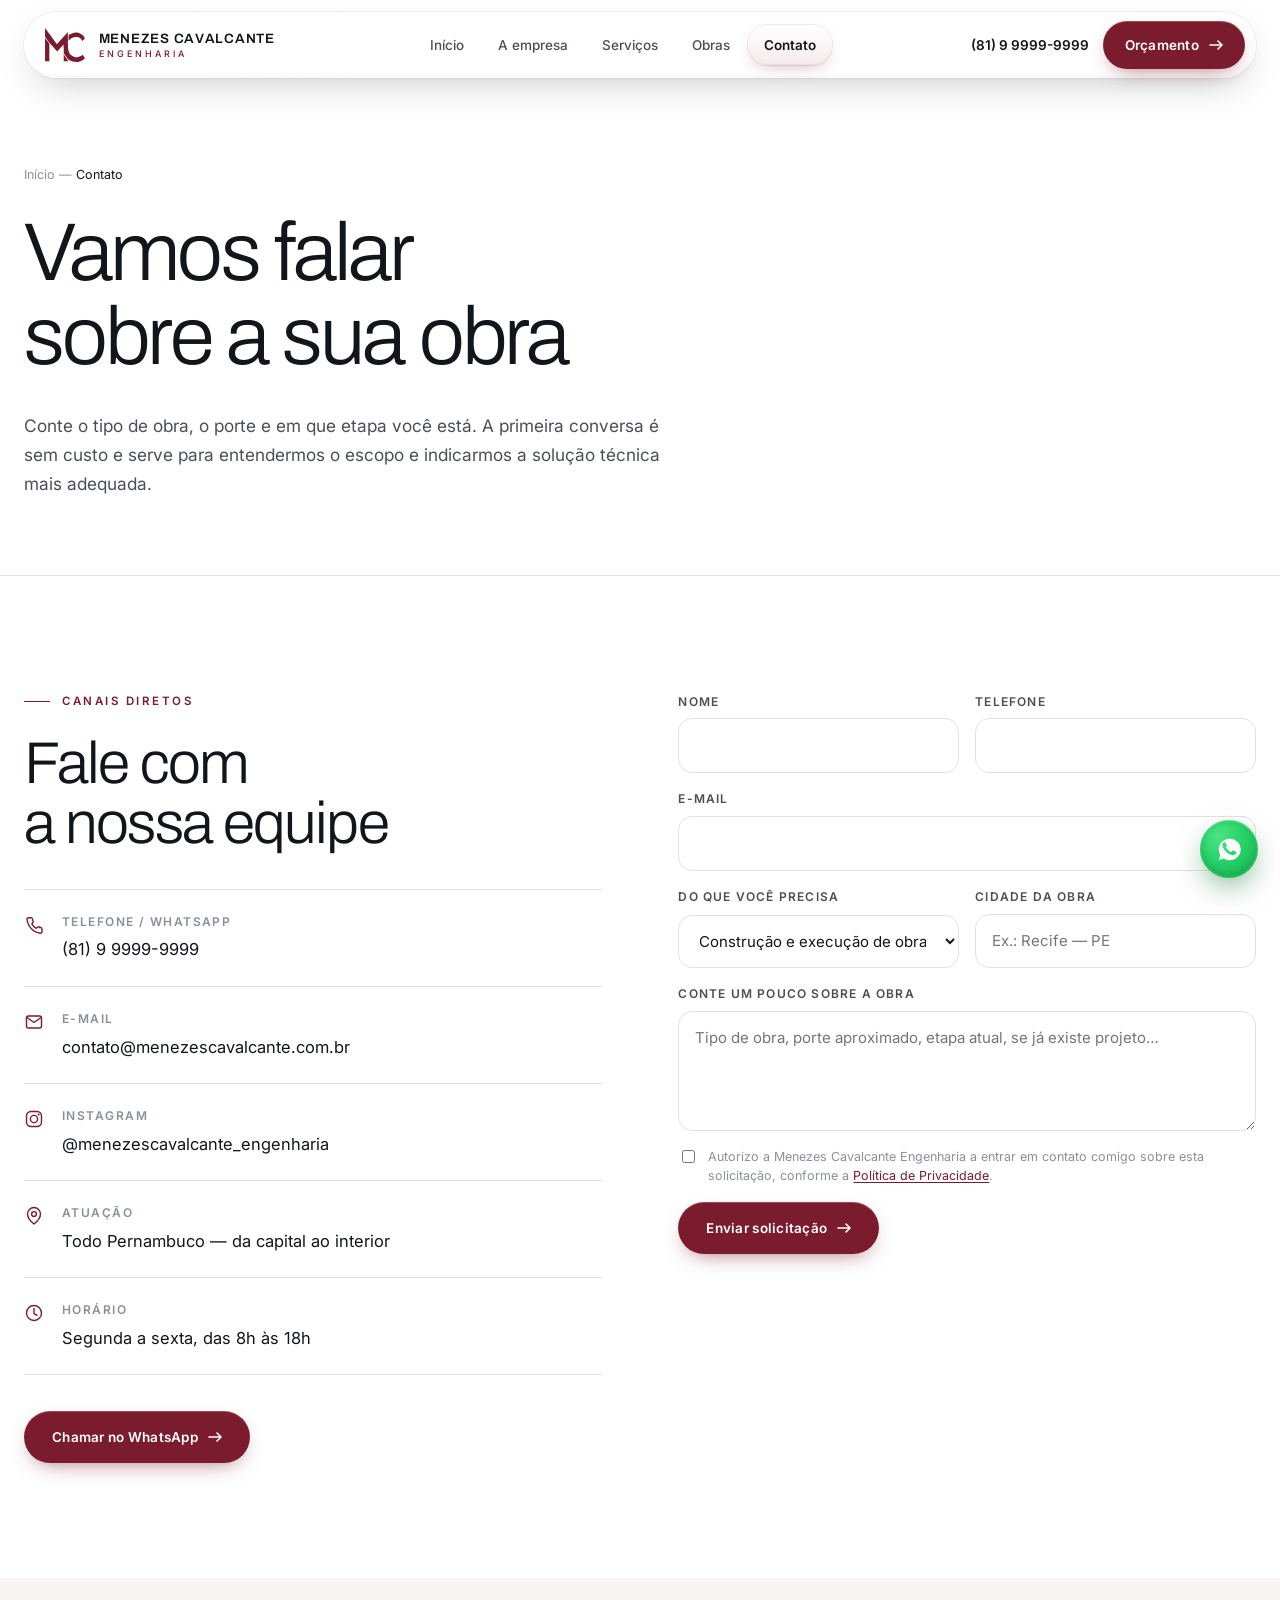
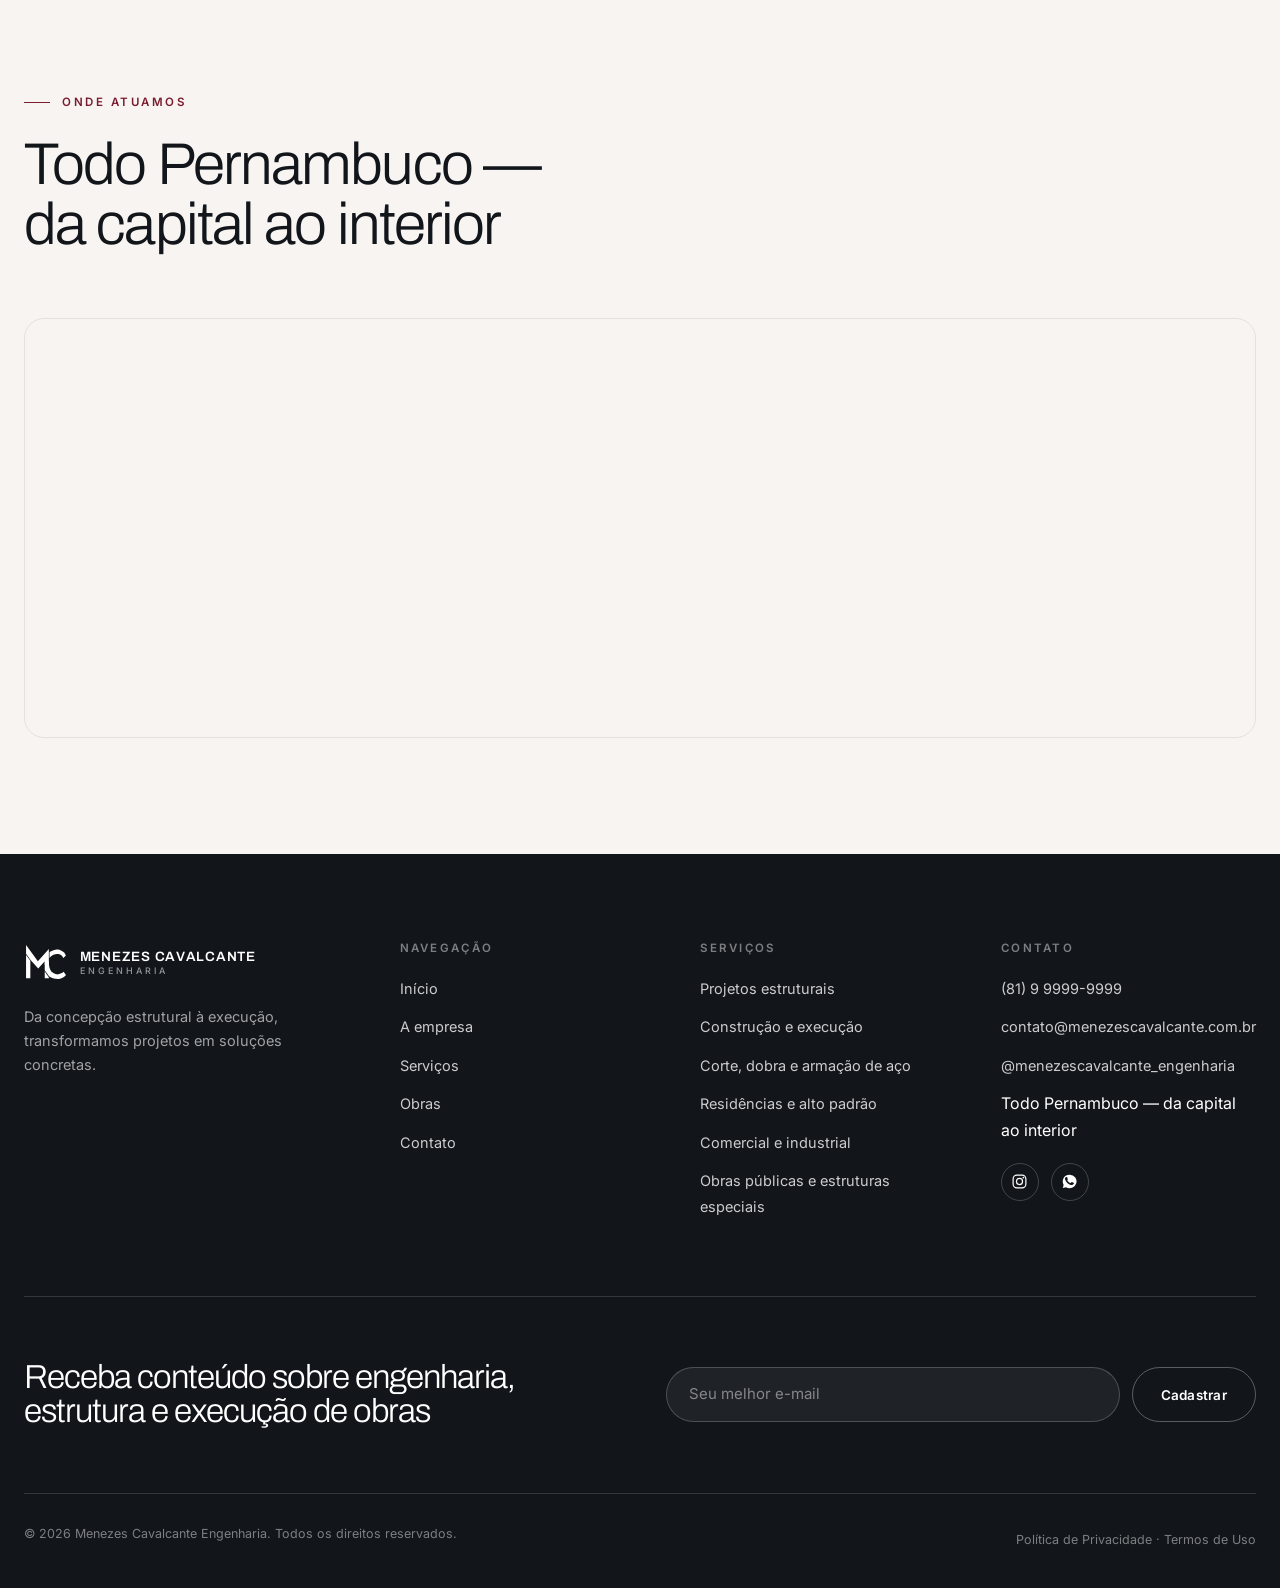
<file: contato.html>
<!DOCTYPE html>
<html lang="pt-BR">
<head>
<meta charset="utf-8">
<meta name="viewport" content="width=device-width, initial-scale=1">
<script>document.documentElement.classList.add('js')</script>
<title>Contato e orçamento | Menezes Cavalcante Engenharia</title>
<meta name="description" content="Solicite um orçamento para construção, projeto estrutural, armação de aço ou obra especial. Atuação em todo Pernambuco, da capital ao interior.">
<meta name="theme-color" content="#7A1C2E">
<link rel="icon" href="assets/img/favicon.svg" type="image/svg+xml">
<link rel="apple-touch-icon" href="assets/img/apple-touch-icon.png">
<meta property="og:type" content="website">
<meta property="og:site_name" content="Menezes Cavalcante Engenharia">
<meta property="og:title" content="Contato e orçamento | Menezes Cavalcante Engenharia">
<meta property="og:description" content="Conte o tipo de obra, o porte e em que etapa você está. A primeira conversa é sem custo.">
<meta property="og:locale" content="pt_BR">
<meta property="og:image" content="assets/img/og-image.jpg">
<meta property="og:image:width" content="1200">
<meta property="og:image:height" content="630">
<meta name="twitter:card" content="summary_large_image">
<link rel="preconnect" href="https://fonts.googleapis.com">
<link rel="preconnect" href="https://fonts.gstatic.com" crossorigin>
<link href="https://fonts.googleapis.com/css2?family=Archivo:wght@300;400;500;600;700&family=Inter:wght@400;500;600;700&display=swap" rel="stylesheet">
<link rel="stylesheet" href="assets/css/style.css?v=20260927">
</head>
<body>

<header class="nav">
  <div class="wrap nav__in">
    <a class="brand" href="index.html" aria-label="Menezes Cavalcante Engenharia — página inicial">
      <img class="brand__mark" src="assets/img/logo-mc.svg" alt="" width="46" height="40">
      <span class="brand__txt"><b>Menezes Cavalcante</b><span>Engenharia</span></span>
    </a>
    <nav class="menu" aria-label="Navegação principal">
      <a href="index.html">Início</a>
      <a href="sobre.html">A empresa</a>
      <a href="servicos.html">Serviços</a>
      <a href="obras.html">Obras</a>
      <a href="contato.html" aria-current="page">Contato</a>
    </nav>
    <div class="nav__acoes">
      <a class="nav__tel" href="tel:+5581999999999">(81) 9 9999-9999</a>
      <a class="btn btn--vinho" href="#formulario">Orçamento
        <svg width="14" height="10" viewBox="0 0 14 10" fill="none" aria-hidden="true"><path d="M9 1l4 4-4 4M13 5H1" stroke="currentColor" stroke-width="1.6" stroke-linecap="round" stroke-linejoin="round"/></svg>
      </a>
      <button class="burger" aria-label="Abrir menu" aria-expanded="false" aria-controls="drawer"><span></span></button>
    </div>
  </div>
</header>

<div class="drawer" id="drawer">
  <div class="wrap">
    <a href="index.html">Início</a>
    <a href="sobre.html">A empresa</a>
    <a href="servicos.html">Serviços</a>
    <a href="obras.html">Obras</a>
    <a href="contato.html">Contato</a>
    <a class="btn btn--vinho" href="#formulario">Solicitar orçamento</a>
  </div>
</div>

<main>

  <section class="pagina-topo">
    <div class="wrap">
      <p class="crumb"><a href="index.html">Início</a> — <span>Contato</span></p>
      <h1 class="display">Vamos falar<br>sobre a sua obra</h1>
      <p class="lead" style="margin-top:32px">Conte o tipo de obra, o porte e em que etapa você está. A primeira conversa é sem custo e serve para entendermos o escopo e indicarmos a solução técnica mais adequada.</p>
    </div>
  </section>

  <section class="sec" id="formulario">
    <div class="wrap cta">

      <div class="rev">
        <p class="eyebrow">Canais diretos</p>
        <h2 class="h2">Fale com<br>a nossa equipe</h2>

        <!-- SUBSTITUIR: preencha com os dados reais de contato e endereço da empresa. -->
        <div class="contato-lista">
          <div class="contato-item">
            <svg width="20" height="20" viewBox="0 0 20 20" fill="none" aria-hidden="true"><path d="M18 14.2v2.5a1.5 1.5 0 0 1-1.7 1.5 15 15 0 0 1-6.5-2.3A14.7 14.7 0 0 1 5.3 11 15 15 0 0 1 3 4.4 1.5 1.5 0 0 1 4.5 2.7H7a1.5 1.5 0 0 1 1.5 1.3c.1.8.3 1.5.6 2.2a1.5 1.5 0 0 1-.4 1.6L7.8 8.9a12 12 0 0 0 4.4 4.4l1.1-1a1.5 1.5 0 0 1 1.6-.3c.7.3 1.4.5 2.2.6A1.5 1.5 0 0 1 18 14.2z" stroke="currentColor" stroke-width="1.4" stroke-linejoin="round"/></svg>
            <div><b>Telefone / WhatsApp</b><a href="tel:+5581999999999">(81) 9 9999-9999</a></div>
          </div>
          <div class="contato-item">
            <svg width="20" height="20" viewBox="0 0 20 20" fill="none" aria-hidden="true"><rect x="2.5" y="4" width="15" height="12" rx="2" stroke="currentColor" stroke-width="1.4"/><path d="m3 5.5 7 5 7-5" stroke="currentColor" stroke-width="1.4" stroke-linejoin="round"/></svg>
            <div><b>E-mail</b><a href="mailto:contato@menezescavalcante.com.br">contato@menezescavalcante.com.br</a></div>
          </div>
          <div class="contato-item">
            <svg width="20" height="20" viewBox="0 0 20 20" fill="none" aria-hidden="true"><rect x="2.5" y="2.5" width="15" height="15" rx="4.5" stroke="currentColor" stroke-width="1.4"/><circle cx="10" cy="10" r="3.6" stroke="currentColor" stroke-width="1.4"/><circle cx="14.6" cy="5.4" r="1" fill="currentColor"/></svg>
            <div><b>Instagram</b><a href="https://www.instagram.com/menezescavalcante_engenharia/" target="_blank" rel="noopener">@menezescavalcante_engenharia</a></div>
          </div>
          <div class="contato-item">
            <svg width="20" height="20" viewBox="0 0 20 20" fill="none" aria-hidden="true"><path d="M10 18s6.5-5.2 6.5-10a6.5 6.5 0 1 0-13 0C3.5 12.8 10 18 10 18z" stroke="currentColor" stroke-width="1.4"/><circle cx="10" cy="8" r="2.4" stroke="currentColor" stroke-width="1.4"/></svg>
            <div><b>Atuação</b><span>Todo Pernambuco — da capital ao interior</span></div>
          </div>
          <div class="contato-item">
            <svg width="20" height="20" viewBox="0 0 20 20" fill="none" aria-hidden="true"><circle cx="10" cy="10" r="7.5" stroke="currentColor" stroke-width="1.4"/><path d="M10 5.5v5l3 1.8" stroke="currentColor" stroke-width="1.4" stroke-linecap="round"/></svg>
            <div><b>Horário</b><span>Segunda a sexta, das 8h às 18h</span></div>
          </div>
        </div>

        <p style="margin-top:36px">
          <a class="btn btn--vinho" href="https://wa.me/5581999999999?text=Ol%C3%A1%2C%20gostaria%20de%20solicitar%20um%20or%C3%A7amento." target="_blank" rel="noopener">
            Chamar no WhatsApp
            <svg width="14" height="10" viewBox="0 0 14 10" fill="none" aria-hidden="true"><path d="M9 1l4 4-4 4M13 5H1" stroke="currentColor" stroke-width="1.6" stroke-linecap="round" stroke-linejoin="round"/></svg>
          </a>
        </p>
      </div>

      <form class="form rev" data-d="1" data-form novalidate>
        <div class="form__dupla">
          <div class="campo">
            <label for="nome">Nome</label>
            <input id="nome" name="nome" type="text" autocomplete="name" required>
          </div>
          <div class="campo">
            <label for="tel">Telefone</label>
            <input id="tel" name="telefone" type="tel" autocomplete="tel" required>
          </div>
        </div>
        <div class="campo">
          <label for="email">E-mail</label>
          <input id="email" name="email" type="email" autocomplete="email" required>
        </div>
        <div class="form__dupla">
          <div class="campo">
            <label for="servico">Do que você precisa</label>
            <select id="servico" name="servico">
              <option>Construção e execução de obra</option>
              <option>Projeto estrutural</option>
              <option>Corte, dobra e armação de aço</option>
              <option>Residência ou imóvel de alto padrão</option>
              <option>Edificação comercial ou industrial</option>
              <option>Obra pública ou estrutura especial</option>
              <option>Outro assunto</option>
            </select>
          </div>
          <div class="campo">
            <label for="cidade">Cidade da obra</label>
            <input id="cidade" name="cidade" type="text" placeholder="Ex.: Recife — PE">
          </div>
        </div>
        <div class="campo">
          <label for="msg">Conte um pouco sobre a obra</label>
          <textarea id="msg" name="mensagem" placeholder="Tipo de obra, porte aproximado, etapa atual, se já existe projeto…"></textarea>
        </div>
        <label class="form__lgpd">
          <input type="checkbox" required>
          <span>Autorizo a Menezes Cavalcante Engenharia a entrar em contato comigo sobre esta solicitação, conforme a <a href="privacidade.html">Política de Privacidade</a>.</span>
        </label>
        <button class="btn btn--vinho" type="submit">
          Enviar solicitação
          <svg width="14" height="10" viewBox="0 0 14 10" fill="none" aria-hidden="true"><path d="M9 1l4 4-4 4M13 5H1" stroke="currentColor" stroke-width="1.6" stroke-linecap="round" stroke-linejoin="round"/></svg>
        </button>
        <p class="form__ok">
          <svg width="18" height="18" viewBox="0 0 18 18" fill="none" aria-hidden="true"><circle cx="9" cy="9" r="8" stroke="currentColor" stroke-width="1.4"/><path d="m5.5 9 2.4 2.4L12.8 6.5" stroke="currentColor" stroke-width="1.5" stroke-linecap="round" stroke-linejoin="round"/></svg>
          Recebemos a sua solicitação. Entraremos em contato em breve.
        </p>
      </form>

    </div>
  </section>

  <section class="sec sec--areia">
    <div class="wrap">
      <div class="sec-head rev">
        <div>
          <p class="eyebrow">Onde atuamos</p>
          <h2 class="h2">Todo Pernambuco —<br>da capital ao interior</h2>
        </div>
      </div>
      <!-- SUBSTITUIR: troque a URL do mapa pelo endereço real da empresa. -->
      <div class="mapa rev">
        <iframe
          title="Mapa da região de atuação"
          src="https://www.google.com/maps?q=Pernambuco,Brasil&output=embed"
          loading="lazy"
          referrerpolicy="no-referrer-when-downgrade"></iframe>
      </div>
    </div>
  </section>

</main>

<footer class="rodape">
  <div class="wrap">
    <div class="rodape__topo">
      <div>
        <a class="brand" href="index.html">
          <img class="brand__mark" src="assets/img/logo-mc-branco.svg" alt="" width="46" height="40">
          <span class="brand__txt"><b>Menezes Cavalcante</b><span>Engenharia</span></span>
        </a>
        <p class="rodape__sobre">Da concepção estrutural à execução, transformamos projetos em soluções concretas.</p>
      </div>
      <div>
        <h4>Navegação</h4>
        <ul>
          <li><a href="index.html">Início</a></li>
          <li><a href="sobre.html">A empresa</a></li>
          <li><a href="servicos.html">Serviços</a></li>
          <li><a href="obras.html">Obras</a></li>
          <li><a href="contato.html">Contato</a></li>
        </ul>
      </div>
      <div>
        <h4>Serviços</h4>
        <ul>
          <li><a href="servicos.html#estrutural">Projetos estruturais</a></li>
          <li><a href="servicos.html#execucao">Construção e execução</a></li>
          <li><a href="servicos.html#aco">Corte, dobra e armação de aço</a></li>
          <li><a href="servicos.html#residencial">Residências e alto padrão</a></li>
          <li><a href="servicos.html#comercial">Comercial e industrial</a></li>
          <li><a href="servicos.html#publicas">Obras públicas e estruturas especiais</a></li>
        </ul>
      </div>
      <div>
        <h4>Contato</h4>
        <ul>
          <li><a href="tel:+5581999999999">(81) 9 9999-9999</a></li>
          <li><a href="mailto:contato@menezescavalcante.com.br">contato@menezescavalcante.com.br</a></li>
          <li><a href="https://www.instagram.com/menezescavalcante_engenharia/" target="_blank" rel="noopener">@menezescavalcante_engenharia</a></li>
          <li>Todo Pernambuco — da capital ao interior</li>
        </ul>
        <div class="social" style="margin-top:20px">
          <a href="https://www.instagram.com/menezescavalcante_engenharia/" target="_blank" rel="noopener" aria-label="Instagram">
            <svg width="17" height="17" viewBox="0 0 20 20" fill="none" aria-hidden="true"><rect x="2.5" y="2.5" width="15" height="15" rx="4.5" stroke="currentColor" stroke-width="1.4"/><circle cx="10" cy="10" r="3.6" stroke="currentColor" stroke-width="1.4"/><circle cx="14.6" cy="5.4" r="1" fill="currentColor"/></svg>
          </a>
          <a href="https://wa.me/5581999999999" target="_blank" rel="noopener" aria-label="WhatsApp">
            <svg width="17" height="17" viewBox="0 0 20 20" fill="currentColor" aria-hidden="true"><path d="M10 2a8 8 0 0 0-6.9 12l-1 3.7 3.8-1A8 8 0 1 0 10 2zm4.4 11.2c-.2.5-1.1 1-1.5 1-.4 0-.9.2-3-.8-2.5-1.1-4.1-3.8-4.2-4-.1-.2-1-1.3-1-2.5s.6-1.8.8-2c.2-.2.5-.3.6-.3h.5c.2 0 .4 0 .6.5l.8 1.9c.1.2 0 .4 0 .5l-.4.5c-.1.2-.3.3-.1.6.1.3.7 1.2 1.5 1.9 1 .9 1.8 1.1 2 1.2.3.1.4.1.6-.1l.7-.8c.2-.2.4-.2.6-.1l1.8.9c.2.1.4.2.4.3.1.1.1.6-.1 1.1z"/></svg>
          </a>
        </div>
      </div>
    </div>

    <div class="news">
      <h3>Receba conteúdo sobre engenharia, estrutura e execução de obras</h3>
      <form data-form>
        <input type="email" placeholder="Seu melhor e-mail" aria-label="Seu e-mail" required>
        <button class="btn btn--claro" type="submit">Cadastrar</button>
        <p class="form__ok">Pronto! Você foi cadastrado.</p>
      </form>
    </div>

    <div class="rodape__base">
      <p>© <span data-ano>2026</span> Menezes Cavalcante Engenharia. Todos os direitos reservados.</p>
      <p><a href="privacidade.html">Política de Privacidade</a> · <a href="privacidade.html#termos">Termos de Uso</a></p>
    </div>
  </div>
</footer>

<a class="zap" href="https://wa.me/5581999999999?text=Ol%C3%A1%2C%20gostaria%20de%20solicitar%20um%20or%C3%A7amento." target="_blank" rel="noopener" aria-label="Falar no WhatsApp">
  <svg width="27" height="27" viewBox="0 0 20 20" fill="currentColor" aria-hidden="true"><path d="M10 2a8 8 0 0 0-6.9 12l-1 3.7 3.8-1A8 8 0 1 0 10 2zm4.4 11.2c-.2.5-1.1 1-1.5 1-.4 0-.9.2-3-.8-2.5-1.1-4.1-3.8-4.2-4-.1-.2-1-1.3-1-2.5s.6-1.8.8-2c.2-.2.5-.3.6-.3h.5c.2 0 .4 0 .6.5l.8 1.9c.1.2 0 .4 0 .5l-.4.5c-.1.2-.3.3-.1.6.1.3.7 1.2 1.5 1.9 1 .9 1.8 1.1 2 1.2.3.1.4.1.6-.1l.7-.8c.2-.2.4-.2.6-.1l1.8.9c.2.1.4.2.4.3.1.1.1.6-.1 1.1z"/></svg>
</a>

<script src="assets/js/main.js?v=20260927"></script>
</body>
</html>
</file>
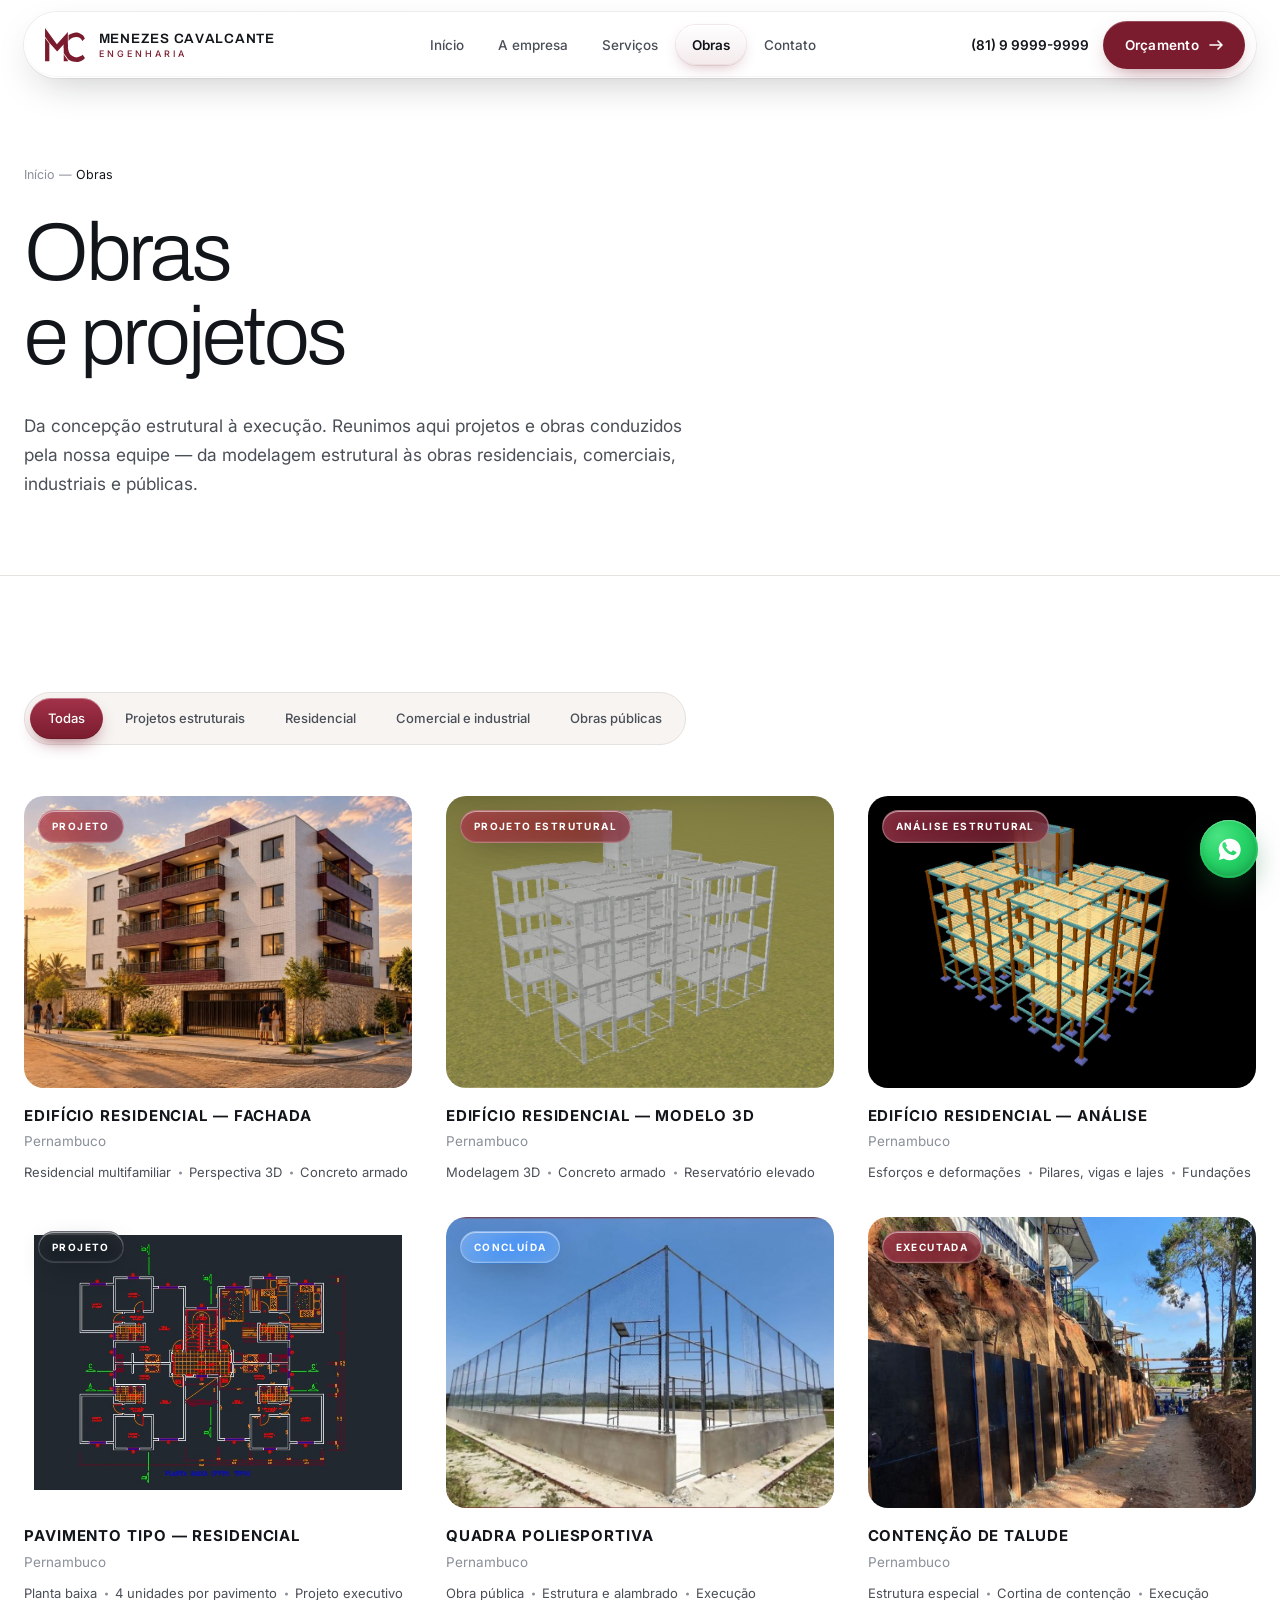
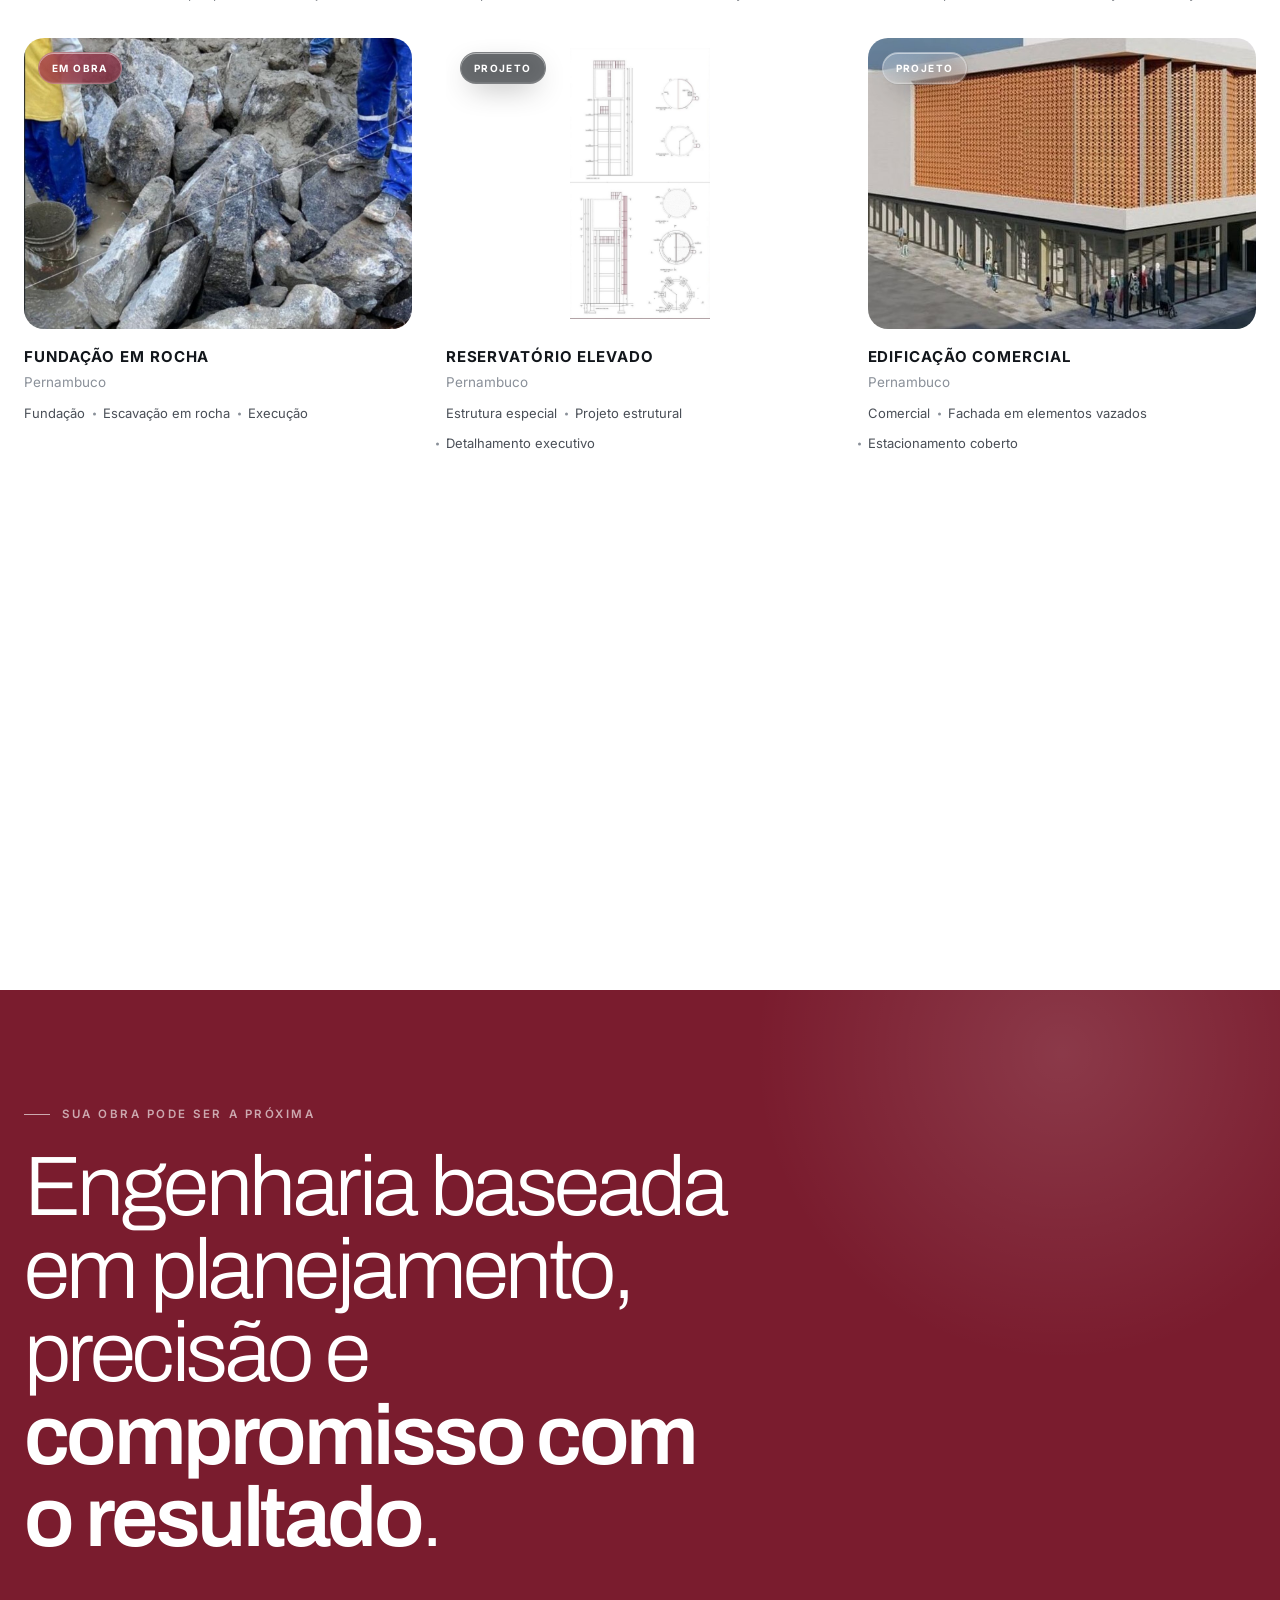
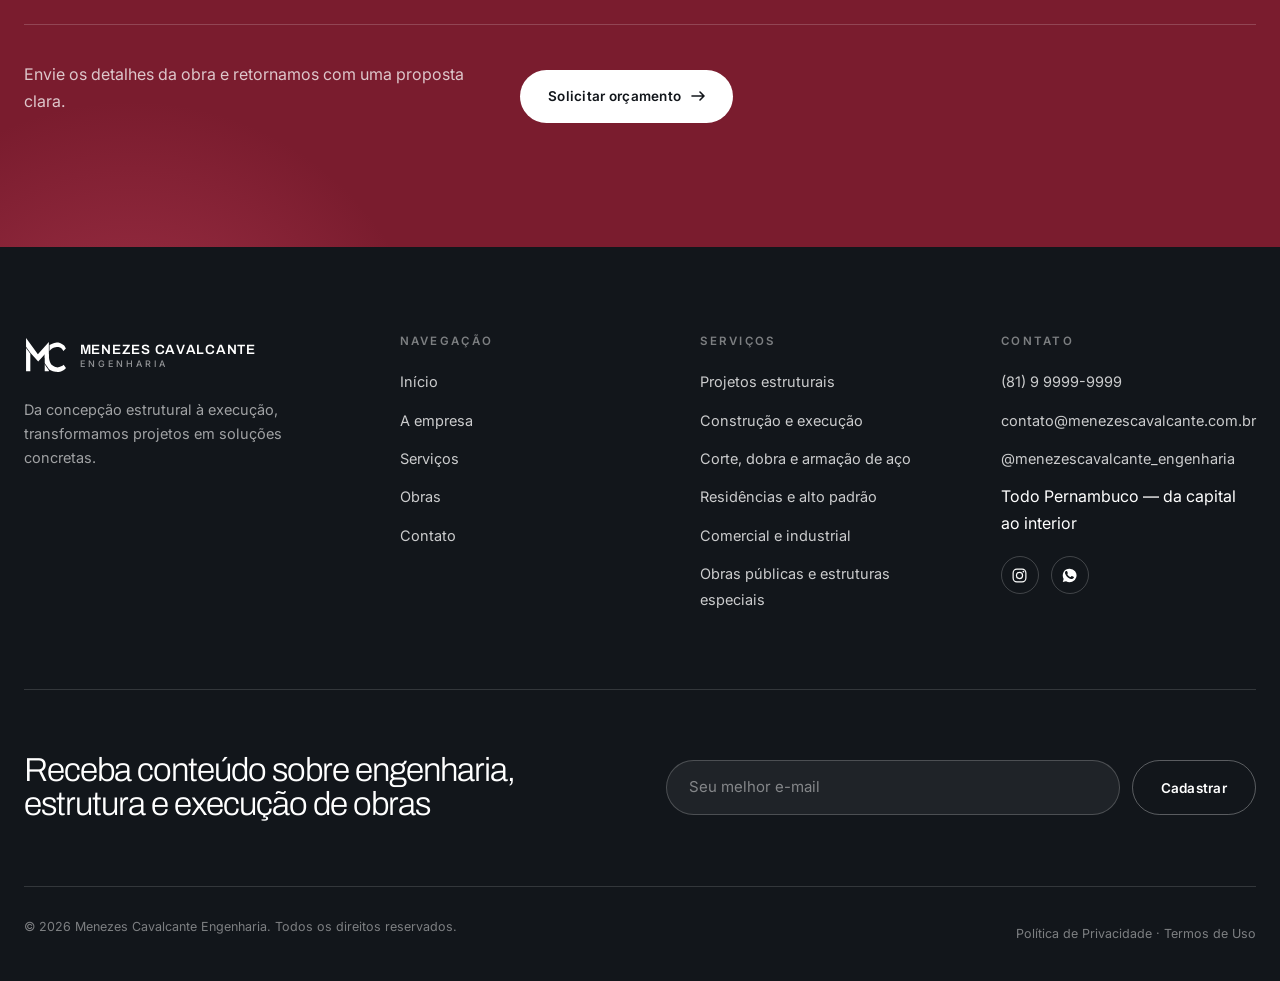
<file: obras.html>
<!DOCTYPE html>
<html lang="pt-BR">
<head>
<meta charset="utf-8">
<meta name="viewport" content="width=device-width, initial-scale=1">
<script>document.documentElement.classList.add('js')</script>
<title>Obras e projetos | Menezes Cavalcante Engenharia</title>
<meta name="description" content="Portfólio da Menezes Cavalcante Engenharia: projetos estruturais em 3D, edificações residenciais, comerciais e industriais, obras públicas, reservatórios elevados, quadras e contenções em todo Pernambuco.">
<meta name="theme-color" content="#7A1C2E">
<link rel="icon" href="assets/img/favicon.svg" type="image/svg+xml">
<link rel="apple-touch-icon" href="assets/img/apple-touch-icon.png">
<meta property="og:type" content="website">
<meta property="og:site_name" content="Menezes Cavalcante Engenharia">
<meta property="og:title" content="Obras e projetos | Menezes Cavalcante Engenharia">
<meta property="og:description" content="Da concepção estrutural à execução: projetos e obras residenciais, comerciais, industriais e públicas.">
<meta property="og:locale" content="pt_BR">
<meta property="og:image" content="assets/img/og-image.jpg">
<meta property="og:image:width" content="1200">
<meta property="og:image:height" content="630">
<meta name="twitter:card" content="summary_large_image">
<link rel="preconnect" href="https://fonts.googleapis.com">
<link rel="preconnect" href="https://fonts.gstatic.com" crossorigin>
<link href="https://fonts.googleapis.com/css2?family=Archivo:wght@300;400;500;600;700&family=Inter:wght@400;500;600;700&display=swap" rel="stylesheet">
<link rel="stylesheet" href="assets/css/style.css?v=20260927">
</head>
<body>

<header class="nav">
  <div class="wrap nav__in">
    <a class="brand" href="index.html" aria-label="Menezes Cavalcante Engenharia — página inicial">
      <img class="brand__mark" src="assets/img/logo-mc.svg" alt="" width="46" height="40">
      <span class="brand__txt"><b>Menezes Cavalcante</b><span>Engenharia</span></span>
    </a>
    <nav class="menu" aria-label="Navegação principal">
      <a href="index.html">Início</a>
      <a href="sobre.html">A empresa</a>
      <a href="servicos.html">Serviços</a>
      <a href="obras.html" aria-current="page">Obras</a>
      <a href="contato.html">Contato</a>
    </nav>
    <div class="nav__acoes">
      <a class="nav__tel" href="tel:+5581999999999">(81) 9 9999-9999</a>
      <a class="btn btn--vinho" href="contato.html">Orçamento
        <svg width="14" height="10" viewBox="0 0 14 10" fill="none" aria-hidden="true"><path d="M9 1l4 4-4 4M13 5H1" stroke="currentColor" stroke-width="1.6" stroke-linecap="round" stroke-linejoin="round"/></svg>
      </a>
      <button class="burger" aria-label="Abrir menu" aria-expanded="false" aria-controls="drawer"><span></span></button>
    </div>
  </div>
</header>

<div class="drawer" id="drawer">
  <div class="wrap">
    <a href="index.html">Início</a>
    <a href="sobre.html">A empresa</a>
    <a href="servicos.html">Serviços</a>
    <a href="obras.html">Obras</a>
    <a href="contato.html">Contato</a>
    <a class="btn btn--vinho" href="contato.html">Solicitar orçamento</a>
  </div>
</div>

<main>

  <section class="pagina-topo">
    <div class="wrap">
      <p class="crumb"><a href="index.html">Início</a> — <span>Obras</span></p>
      <h1 class="display">Obras<br>e projetos</h1>
      <p class="lead" style="margin-top:32px">Da concepção estrutural à execução. Reunimos aqui projetos e obras conduzidos pela nossa equipe — da modelagem estrutural às obras residenciais, comerciais, industriais e públicas.</p>
    </div>
  </section>

  <section class="sec">
    <div class="wrap">

      <div class="filtros rev" role="group" aria-label="Filtrar obras por categoria">
        <button class="filtro is-on" data-filtro="todos" aria-pressed="true">Todas</button>
        <button class="filtro" data-filtro="estrutural" aria-pressed="false">Projetos estruturais</button>
        <button class="filtro" data-filtro="residencial" aria-pressed="false">Residencial</button>
        <button class="filtro" data-filtro="comercial" aria-pressed="false">Comercial e industrial</button>
        <button class="filtro" data-filtro="publica" aria-pressed="false">Obras públicas</button>
      </div>

      <!-- COMPLETAR: confirme nome, cidade e dados técnicos de cada obra.
           As fotos vão em assets/img/obras/ com os nomes indicados no src.
           Uma obra pode ter mais de uma categoria: data-cat="estrutural residencial" -->
      <div class="grid-obras">

        <a class="obra rev" data-cat="residencial" href="contato.html">
          <div class="obra__img">
            <span class="obra__selo obra__selo--vinho">Projeto</span>
            <img src="assets/img/obras/residencial-fachada.jpg" alt="Perspectiva do edifício residencial com fachada branca, varandas em vinho e muro de pedra" loading="lazy" onerror="this.style.display='none'">
          </div>
          <h3>Edifício Residencial — Fachada</h3>
          <p class="obra__local">Pernambuco</p>
          <ul class="obra__specs"><li>Residencial multifamiliar</li><li>Perspectiva 3D</li><li>Concreto armado</li></ul>
        </a>

        <a class="obra rev" data-d="1" data-cat="estrutural residencial" href="contato.html">
          <div class="obra__img">
            <span class="obra__selo obra__selo--vinho">Projeto estrutural</span>
            <img src="assets/img/obras/estrutural-3d.jpg" alt="Modelo tridimensional da estrutura em concreto armado do edifício residencial" loading="lazy" onerror="this.style.display='none'">
          </div>
          <h3>Edifício Residencial — Modelo 3D</h3>
          <p class="obra__local">Pernambuco</p>
          <ul class="obra__specs"><li>Modelagem 3D</li><li>Concreto armado</li><li>Reservatório elevado</li></ul>
        </a>

        <a class="obra rev" data-d="2" data-cat="estrutural residencial" href="contato.html">
          <div class="obra__img">
            <span class="obra__selo obra__selo--vinho">Análise estrutural</span>
            <img src="assets/img/obras/estrutural-analise.jpg" alt="Modelo de análise estrutural com pilares, vigas, lajes e sapatas identificados por cor" loading="lazy" onerror="this.style.display='none'">
          </div>
          <h3>Edifício Residencial — Análise</h3>
          <p class="obra__local">Pernambuco</p>
          <ul class="obra__specs"><li>Esforços e deformações</li><li>Pilares, vigas e lajes</li><li>Fundações</li></ul>
        </a>

        <a class="obra rev" data-cat="residencial" href="contato.html">
          <div class="obra__img obra__img--desenho">
            <span class="obra__selo">Projeto</span>
            <img src="assets/img/obras/planta-pavimento-tipo.jpg" alt="Planta baixa do pavimento tipo do edifício residencial" loading="lazy" onerror="this.style.display='none'">
          </div>
          <h3>Pavimento Tipo — Residencial</h3>
          <p class="obra__local">Pernambuco</p>
          <ul class="obra__specs"><li>Planta baixa</li><li>4 unidades por pavimento</li><li>Projeto executivo</li></ul>
        </a>

        <a class="obra rev" data-d="1" data-cat="publica" href="contato.html">
          <div class="obra__img">
            <span class="obra__selo">Concluída</span>
            <img src="assets/img/obras/quadra-poliesportiva.jpg" alt="Quadra poliesportiva concluída com alambrado e muro em concreto" loading="lazy" onerror="this.style.display='none'">
          </div>
          <h3>Quadra Poliesportiva</h3>
          <p class="obra__local">Pernambuco</p>
          <ul class="obra__specs"><li>Obra pública</li><li>Estrutura e alambrado</li><li>Execução</li></ul>
        </a>

        <a class="obra rev" data-d="2" data-cat="estrutural" href="contato.html">
          <div class="obra__img">
            <span class="obra__selo obra__selo--vinho">Executada</span>
            <img src="assets/img/obras/contencao-talude.jpg" alt="Cortina de contenção executada em talude ao lado de edificação" loading="lazy" onerror="this.style.display='none'">
          </div>
          <h3>Contenção de Talude</h3>
          <p class="obra__local">Pernambuco</p>
          <ul class="obra__specs"><li>Estrutura especial</li><li>Cortina de contenção</li><li>Execução</li></ul>
        </a>

        <a class="obra rev" data-cat="estrutural" href="contato.html">
          <div class="obra__img">
            <span class="obra__selo obra__selo--vinho">Em obra</span>
            <img src="assets/img/obras/fundacao-rocha.jpg" alt="Escavação e preparo de fundação em rocha" loading="lazy" onerror="this.style.display='none'">
          </div>
          <h3>Fundação em Rocha</h3>
          <p class="obra__local">Pernambuco</p>
          <ul class="obra__specs"><li>Fundação</li><li>Escavação em rocha</li><li>Execução</li></ul>
        </a>

        <a class="obra rev" data-d="1" data-cat="estrutural publica" href="contato.html">
          <div class="obra__img obra__img--desenho">
            <span class="obra__selo">Projeto</span>
            <img src="assets/img/obras/reservatorio-elevado.jpg" alt="Pranchas de projeto estrutural do reservatório elevado" loading="lazy" onerror="this.style.display='none'">
          </div>
          <h3>Reservatório Elevado</h3>
          <p class="obra__local">Pernambuco</p>
          <ul class="obra__specs"><li>Estrutura especial</li><li>Projeto estrutural</li><li>Detalhamento executivo</li></ul>
        </a>

        <a class="obra rev" data-d="2" data-cat="comercial" href="contato.html">
          <div class="obra__img">
            <span class="obra__selo">Projeto</span>
            <img src="assets/img/obras/comercial-fachada.jpg" alt="Perspectiva da edificação comercial com fachada em elementos vazados e lojas no térreo" loading="lazy" onerror="this.style.display='none'">
          </div>
          <h3>Edificação Comercial</h3>
          <p class="obra__local">Pernambuco</p>
          <ul class="obra__specs"><li>Comercial</li><li>Fachada em elementos vazados</li><li>Estacionamento coberto</li></ul>
        </a>

        <a class="obra rev" data-cat="comercial estrutural" href="contato.html">
          <div class="obra__img obra__img--desenho">
            <span class="obra__selo">Projeto</span>
            <img src="assets/img/obras/galpao-industrial.jpg" alt="Cortes e fachadas do projeto da edificação industrial" loading="lazy" onerror="this.style.display='none'">
          </div>
          <h3>Edificação Industrial</h3>
          <p class="obra__local">Pernambuco</p>
          <ul class="obra__specs"><li>Industrial</li><li>Projeto estrutural</li><li>Cortes e fachadas</li></ul>
        </a>

        <a class="obra rev" data-d="1" data-cat="publica" href="contato.html">
          <div class="obra__img obra__img--desenho">
            <span class="obra__selo">Projeto</span>
            <img src="assets/img/obras/praca-publica.jpg" alt="Planta de paisagismo da praça pública com fonte e área central" loading="lazy" onerror="this.style.display='none'">
          </div>
          <h3>Praça Pública</h3>
          <p class="obra__local">Pernambuco</p>
          <ul class="obra__specs"><li>Obra pública</li><li>Paisagismo e piso</li><li>Fonte central</li></ul>
        </a>

        <a class="obra rev" data-d="2" data-cat="publica" href="contato.html">
          <div class="obra__img obra__img--desenho">
            <span class="obra__selo">Projeto</span>
            <img src="assets/img/obras/escola-projeto.jpg" alt="Planta de cobertura, cortes e fachada principal do projeto do colégio" loading="lazy" onerror="this.style.display='none'">
          </div>
          <h3>Colégio — Ampliação</h3>
          <p class="obra__local">Pernambuco</p>
          <ul class="obra__specs"><li>Institucional</li><li>Ampliação e cobertura</li><li>Projeto executivo</li></ul>
        </a>

      </div>
    </div>
  </section>

  <section class="sec sec--vinho declaracao">
    <div class="wrap">
      <p class="eyebrow rev">Sua obra pode ser a próxima</p>
      <h2 class="declaracao__tit rev" data-d="1">Engenharia baseada em planejamento, precisão e <b>compromisso com o resultado</b>.</h2>
      <div class="declaracao__pe rev" data-d="2">
        <p>Envie os detalhes da obra e retornamos com uma proposta clara.</p>
        <a class="btn btn--branco" href="contato.html">Solicitar orçamento
          <svg width="14" height="10" viewBox="0 0 14 10" fill="none" aria-hidden="true"><path d="M9 1l4 4-4 4M13 5H1" stroke="currentColor" stroke-width="1.6" stroke-linecap="round" stroke-linejoin="round"/></svg>
        </a>
      </div>
    </div>
  </section>

</main>

<footer class="rodape">
  <div class="wrap">
    <div class="rodape__topo">
      <div>
        <a class="brand" href="index.html">
          <img class="brand__mark" src="assets/img/logo-mc-branco.svg" alt="" width="46" height="40">
          <span class="brand__txt"><b>Menezes Cavalcante</b><span>Engenharia</span></span>
        </a>
        <p class="rodape__sobre">Da concepção estrutural à execução, transformamos projetos em soluções concretas.</p>
      </div>
      <div>
        <h4>Navegação</h4>
        <ul>
          <li><a href="index.html">Início</a></li>
          <li><a href="sobre.html">A empresa</a></li>
          <li><a href="servicos.html">Serviços</a></li>
          <li><a href="obras.html">Obras</a></li>
          <li><a href="contato.html">Contato</a></li>
        </ul>
      </div>
      <div>
        <h4>Serviços</h4>
        <ul>
          <li><a href="servicos.html#estrutural">Projetos estruturais</a></li>
          <li><a href="servicos.html#execucao">Construção e execução</a></li>
          <li><a href="servicos.html#aco">Corte, dobra e armação de aço</a></li>
          <li><a href="servicos.html#residencial">Residências e alto padrão</a></li>
          <li><a href="servicos.html#comercial">Comercial e industrial</a></li>
          <li><a href="servicos.html#publicas">Obras públicas e estruturas especiais</a></li>
        </ul>
      </div>
      <div>
        <h4>Contato</h4>
        <ul>
          <li><a href="tel:+5581999999999">(81) 9 9999-9999</a></li>
          <li><a href="mailto:contato@menezescavalcante.com.br">contato@menezescavalcante.com.br</a></li>
          <li><a href="https://www.instagram.com/menezescavalcante_engenharia/" target="_blank" rel="noopener">@menezescavalcante_engenharia</a></li>
          <li>Todo Pernambuco — da capital ao interior</li>
        </ul>
        <div class="social" style="margin-top:20px">
          <a href="https://www.instagram.com/menezescavalcante_engenharia/" target="_blank" rel="noopener" aria-label="Instagram">
            <svg width="17" height="17" viewBox="0 0 20 20" fill="none" aria-hidden="true"><rect x="2.5" y="2.5" width="15" height="15" rx="4.5" stroke="currentColor" stroke-width="1.4"/><circle cx="10" cy="10" r="3.6" stroke="currentColor" stroke-width="1.4"/><circle cx="14.6" cy="5.4" r="1" fill="currentColor"/></svg>
          </a>
          <a href="https://wa.me/5581999999999" target="_blank" rel="noopener" aria-label="WhatsApp">
            <svg width="17" height="17" viewBox="0 0 20 20" fill="currentColor" aria-hidden="true"><path d="M10 2a8 8 0 0 0-6.9 12l-1 3.7 3.8-1A8 8 0 1 0 10 2zm4.4 11.2c-.2.5-1.1 1-1.5 1-.4 0-.9.2-3-.8-2.5-1.1-4.1-3.8-4.2-4-.1-.2-1-1.3-1-2.5s.6-1.8.8-2c.2-.2.5-.3.6-.3h.5c.2 0 .4 0 .6.5l.8 1.9c.1.2 0 .4 0 .5l-.4.5c-.1.2-.3.3-.1.6.1.3.7 1.2 1.5 1.9 1 .9 1.8 1.1 2 1.2.3.1.4.1.6-.1l.7-.8c.2-.2.4-.2.6-.1l1.8.9c.2.1.4.2.4.3.1.1.1.6-.1 1.1z"/></svg>
          </a>
        </div>
      </div>
    </div>

    <div class="news">
      <h3>Receba conteúdo sobre engenharia, estrutura e execução de obras</h3>
      <form data-form>
        <input type="email" placeholder="Seu melhor e-mail" aria-label="Seu e-mail" required>
        <button class="btn btn--claro" type="submit">Cadastrar</button>
        <p class="form__ok">Pronto! Você foi cadastrado.</p>
      </form>
    </div>

    <div class="rodape__base">
      <p>© <span data-ano>2026</span> Menezes Cavalcante Engenharia. Todos os direitos reservados.</p>
      <p><a href="privacidade.html">Política de Privacidade</a> · <a href="privacidade.html#termos">Termos de Uso</a></p>
    </div>
  </div>
</footer>

<a class="zap" href="https://wa.me/5581999999999?text=Ol%C3%A1%2C%20gostaria%20de%20solicitar%20um%20or%C3%A7amento." target="_blank" rel="noopener" aria-label="Falar no WhatsApp">
  <svg width="27" height="27" viewBox="0 0 20 20" fill="currentColor" aria-hidden="true"><path d="M10 2a8 8 0 0 0-6.9 12l-1 3.7 3.8-1A8 8 0 1 0 10 2zm4.4 11.2c-.2.5-1.1 1-1.5 1-.4 0-.9.2-3-.8-2.5-1.1-4.1-3.8-4.2-4-.1-.2-1-1.3-1-2.5s.6-1.8.8-2c.2-.2.5-.3.6-.3h.5c.2 0 .4 0 .6.5l.8 1.9c.1.2 0 .4 0 .5l-.4.5c-.1.2-.3.3-.1.6.1.3.7 1.2 1.5 1.9 1 .9 1.8 1.1 2 1.2.3.1.4.1.6-.1l.7-.8c.2-.2.4-.2.6-.1l1.8.9c.2.1.4.2.4.3.1.1.1.6-.1 1.1z"/></svg>
</a>

<script src="assets/js/main.js?v=20260927"></script>
</body>
</html>
</file>
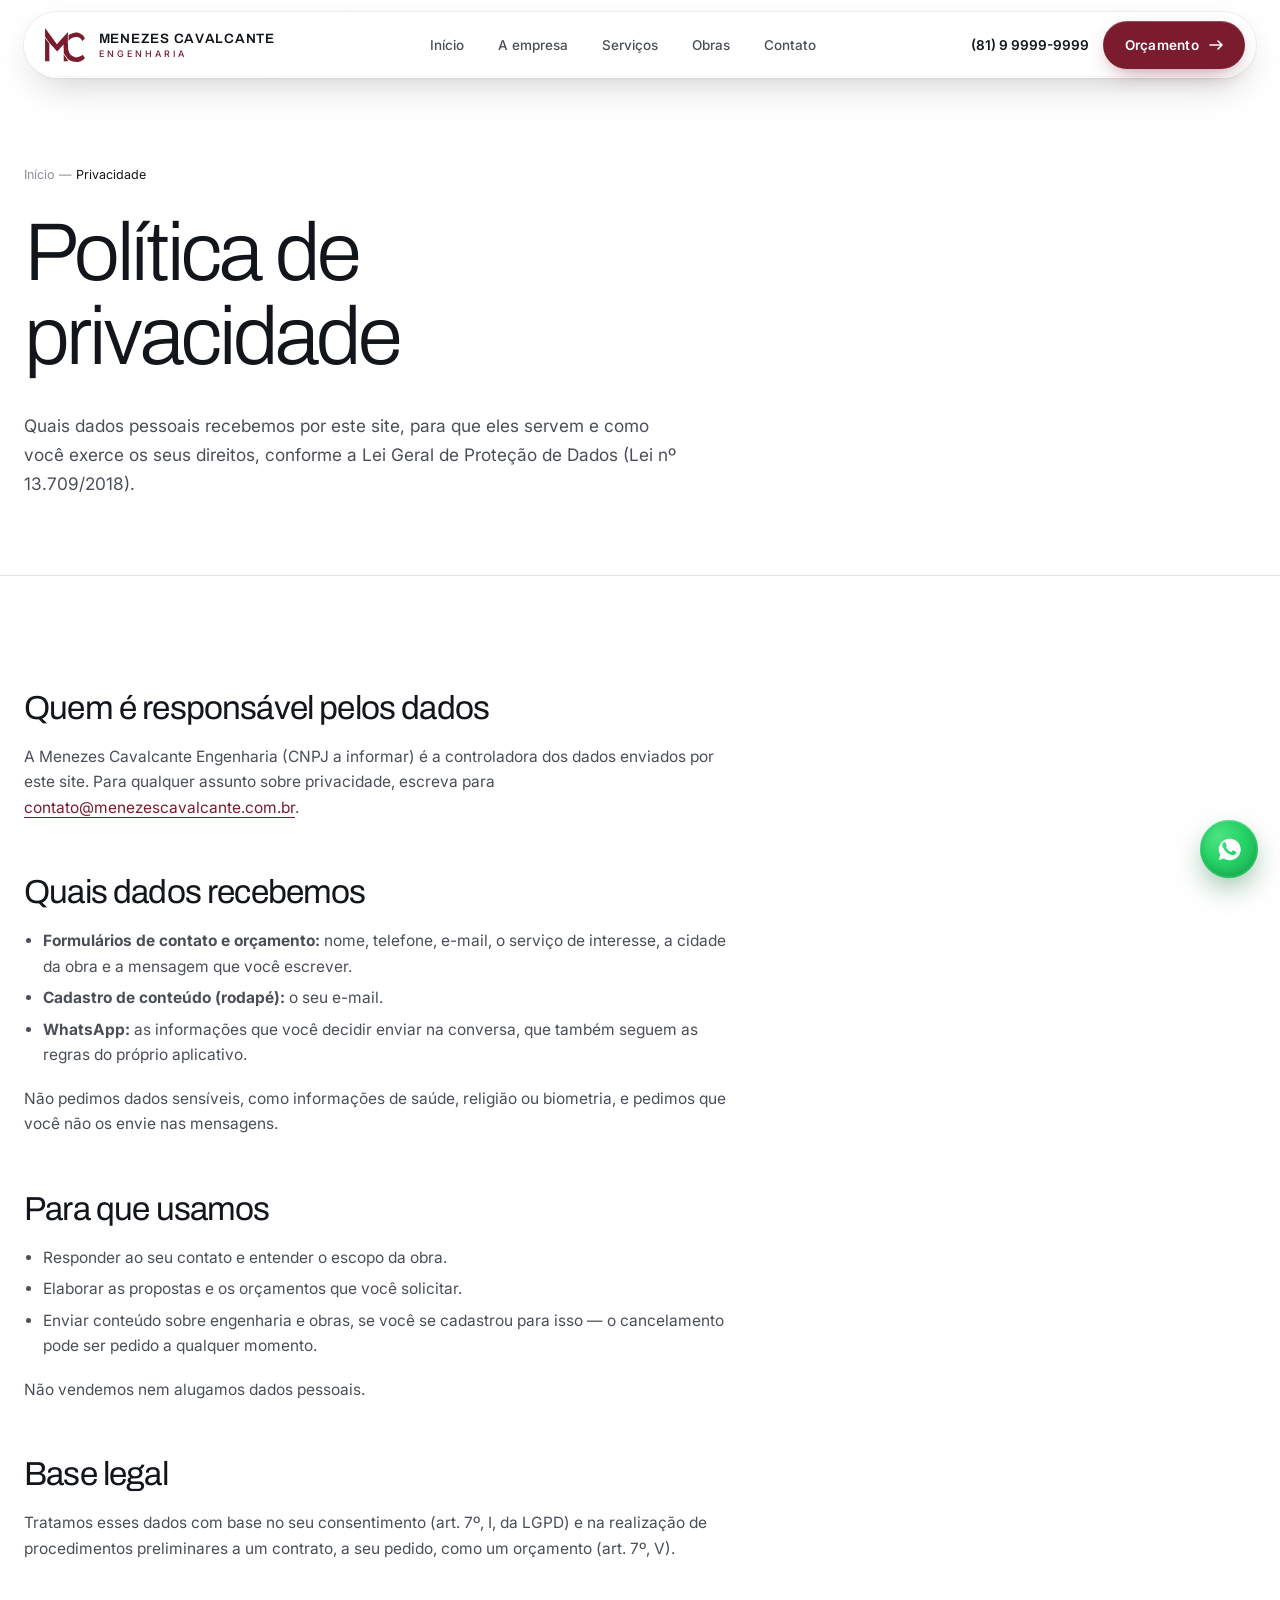
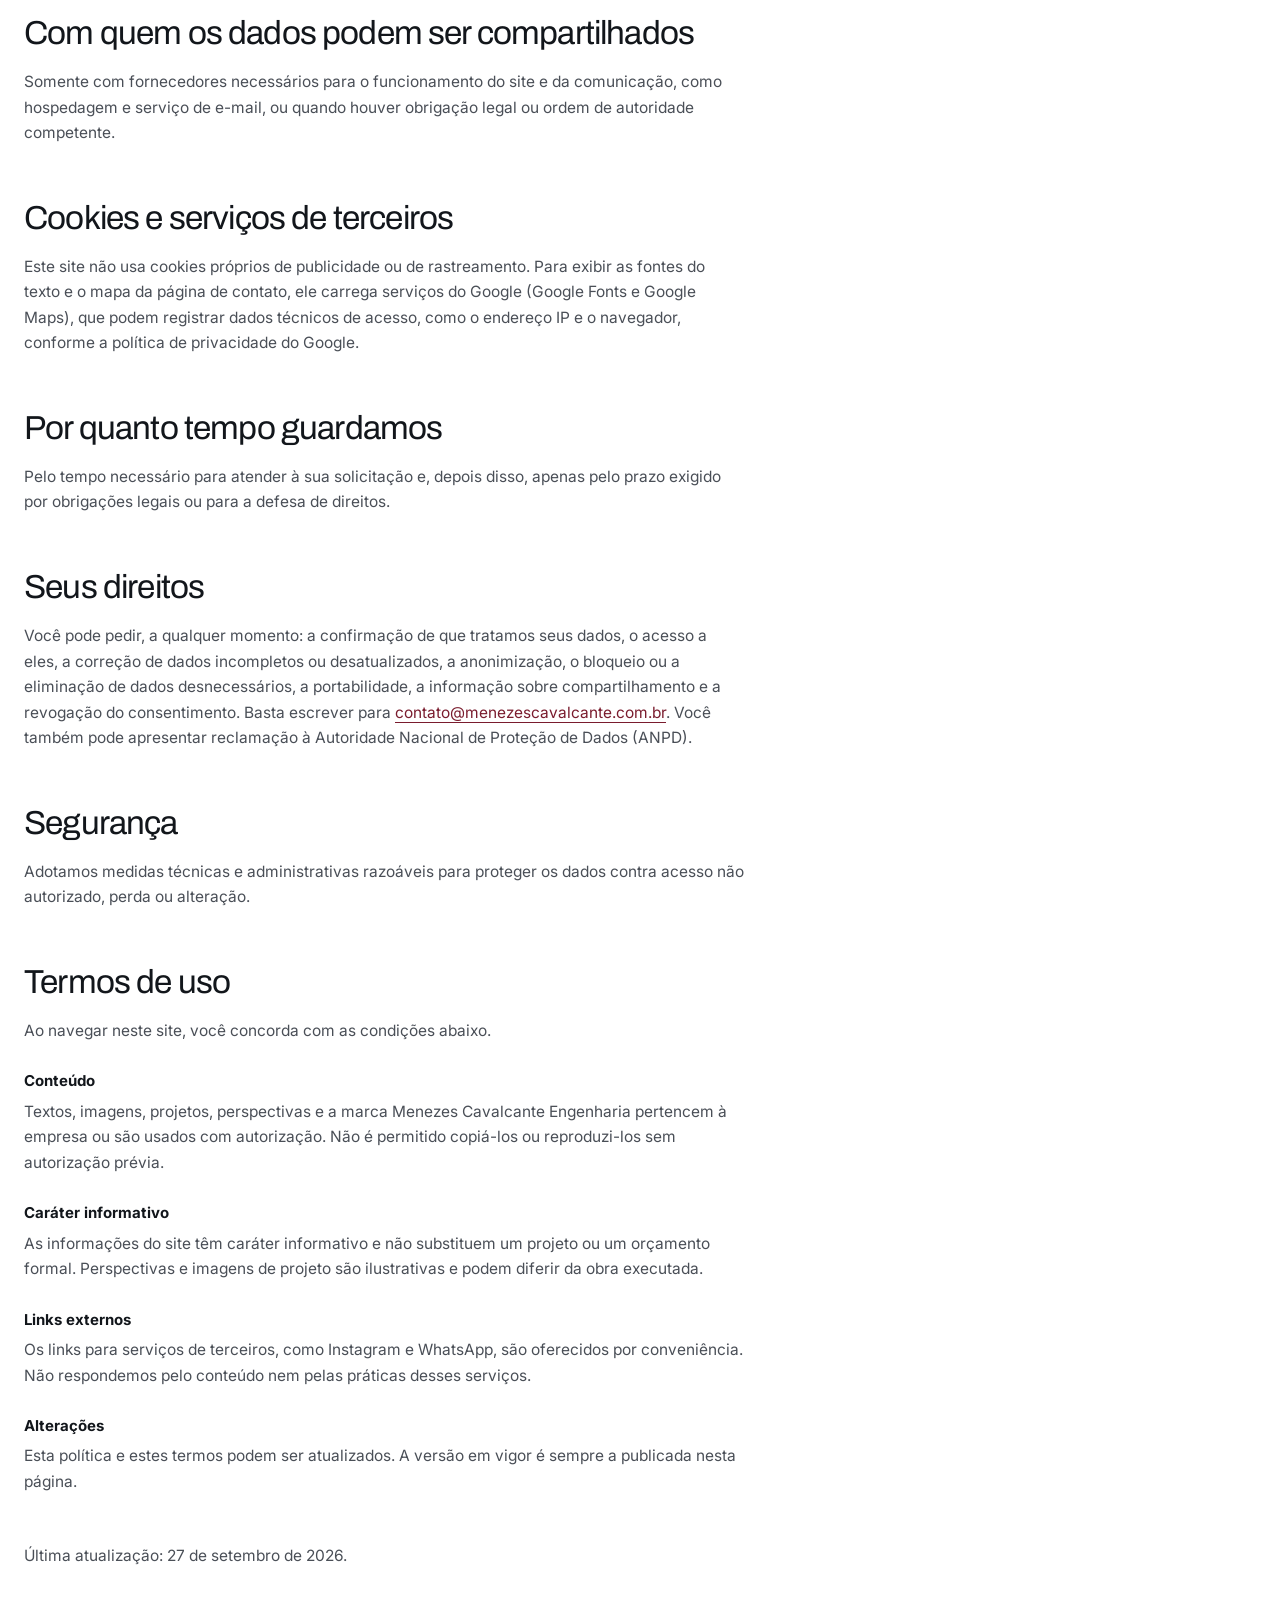
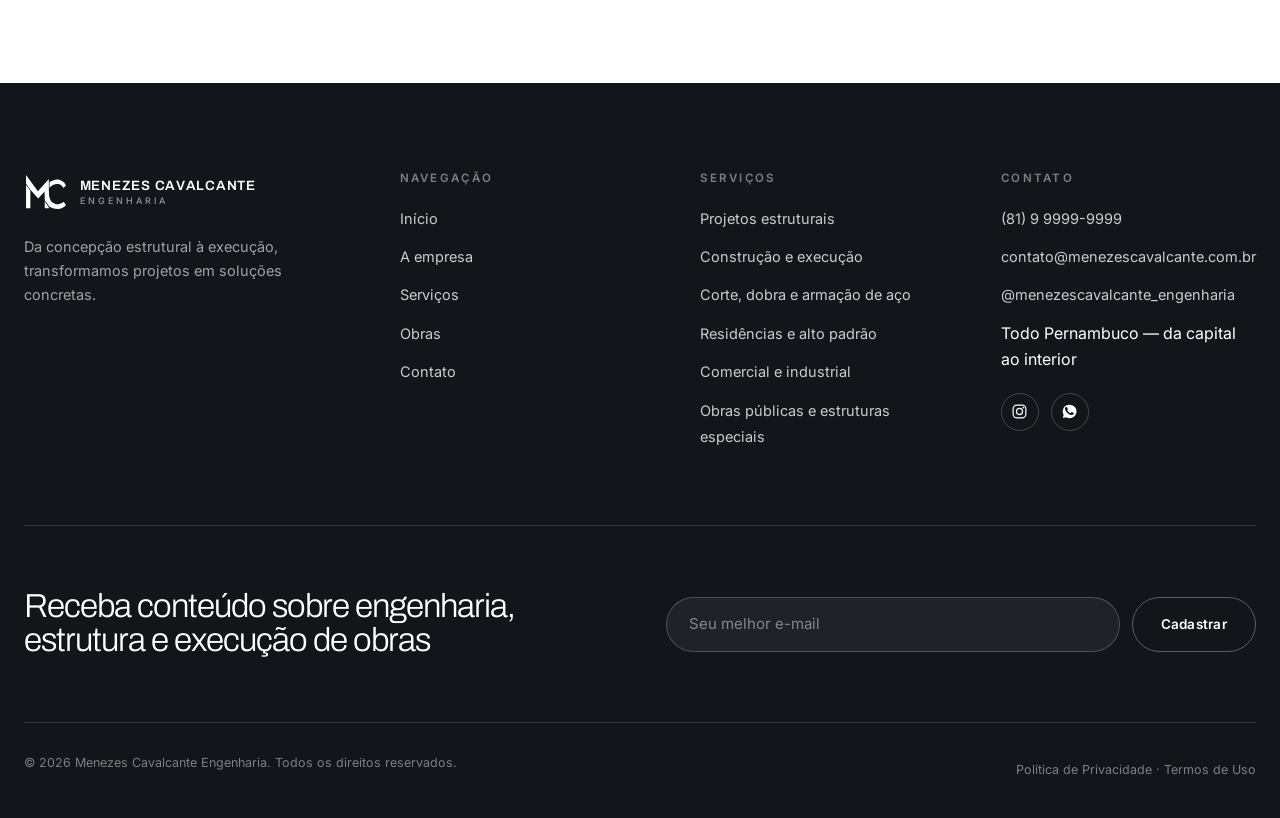
<file: privacidade.html>
<!DOCTYPE html>
<html lang="pt-BR">
<head>
<meta charset="utf-8">
<meta name="viewport" content="width=device-width, initial-scale=1">
<script>document.documentElement.classList.add('js')</script>
<title>Política de Privacidade e Termos de Uso | Menezes Cavalcante Engenharia</title>
<meta name="description" content="Como a Menezes Cavalcante Engenharia trata os dados pessoais enviados pelo site, conforme a LGPD, e os termos de uso do site.">
<meta name="theme-color" content="#7A1C2E">
<link rel="icon" href="assets/img/favicon.svg" type="image/svg+xml">
<link rel="apple-touch-icon" href="assets/img/apple-touch-icon.png">
<meta property="og:type" content="website">
<meta property="og:site_name" content="Menezes Cavalcante Engenharia">
<meta property="og:title" content="Política de Privacidade e Termos de Uso | Menezes Cavalcante Engenharia">
<meta property="og:locale" content="pt_BR">
<meta property="og:image" content="assets/img/og-image.jpg">
<link rel="preconnect" href="https://fonts.googleapis.com">
<link rel="preconnect" href="https://fonts.gstatic.com" crossorigin>
<link href="https://fonts.googleapis.com/css2?family=Archivo:wght@300;400;500;600;700&family=Inter:wght@400;500;600;700&display=swap" rel="stylesheet">
<link rel="stylesheet" href="assets/css/style.css?v=20260927">
</head>
<body>

<header class="nav">
  <div class="wrap nav__in">
    <a class="brand" href="index.html" aria-label="Menezes Cavalcante Engenharia — página inicial">
      <img class="brand__mark" src="assets/img/logo-mc.svg" alt="" width="46" height="40">
      <span class="brand__txt"><b>Menezes Cavalcante</b><span>Engenharia</span></span>
    </a>
    <nav class="menu" aria-label="Navegação principal">
      <a href="index.html">Início</a>
      <a href="sobre.html">A empresa</a>
      <a href="servicos.html">Serviços</a>
      <a href="obras.html">Obras</a>
      <a href="contato.html">Contato</a>
    </nav>
    <div class="nav__acoes">
      <a class="nav__tel" href="tel:+5581999999999">(81) 9 9999-9999</a>
      <a class="btn btn--vinho" href="contato.html">Orçamento
        <svg width="14" height="10" viewBox="0 0 14 10" fill="none" aria-hidden="true"><path d="M9 1l4 4-4 4M13 5H1" stroke="currentColor" stroke-width="1.6" stroke-linecap="round" stroke-linejoin="round"/></svg>
      </a>
      <button class="burger" aria-label="Abrir menu" aria-expanded="false" aria-controls="drawer"><span></span></button>
    </div>
  </div>
</header>

<div class="drawer" id="drawer">
  <div class="wrap">
    <a href="index.html">Início</a>
    <a href="sobre.html">A empresa</a>
    <a href="servicos.html">Serviços</a>
    <a href="obras.html">Obras</a>
    <a href="contato.html">Contato</a>
    <a class="btn btn--vinho" href="contato.html">Solicitar orçamento</a>
  </div>
</div>

<main>

  <section class="pagina-topo">
    <div class="wrap">
      <p class="crumb"><a href="index.html">Início</a> — <span>Privacidade</span></p>
      <h1 class="display">Política de<br>privacidade</h1>
      <p class="lead" style="margin-top:32px">Quais dados pessoais recebemos por este site, para que eles servem e como você exerce os seus direitos, conforme a Lei Geral de Proteção de Dados (Lei nº 13.709/2018).</p>
    </div>
  </section>

  <section class="sec">
    <!-- SUBSTITUIR: revise este texto com a assessoria jurídica e inclua CNPJ e endereço da empresa -->
    <div class="wrap"><div class="texto">

      <h2>Quem é responsável pelos dados</h2>
      <p>A Menezes Cavalcante Engenharia (CNPJ a informar) é a controladora dos dados enviados por este site. Para qualquer assunto sobre privacidade, escreva para <a href="mailto:contato@menezescavalcante.com.br">contato@menezescavalcante.com.br</a>.</p>

      <h2>Quais dados recebemos</h2>
      <ul>
        <li><b>Formulários de contato e orçamento:</b> nome, telefone, e-mail, o serviço de interesse, a cidade da obra e a mensagem que você escrever.</li>
        <li><b>Cadastro de conteúdo (rodapé):</b> o seu e-mail.</li>
        <li><b>WhatsApp:</b> as informações que você decidir enviar na conversa, que também seguem as regras do próprio aplicativo.</li>
      </ul>
      <p>Não pedimos dados sensíveis, como informações de saúde, religião ou biometria, e pedimos que você não os envie nas mensagens.</p>

      <h2>Para que usamos</h2>
      <ul>
        <li>Responder ao seu contato e entender o escopo da obra.</li>
        <li>Elaborar as propostas e os orçamentos que você solicitar.</li>
        <li>Enviar conteúdo sobre engenharia e obras, se você se cadastrou para isso — o cancelamento pode ser pedido a qualquer momento.</li>
      </ul>
      <p>Não vendemos nem alugamos dados pessoais.</p>

      <h2>Base legal</h2>
      <p>Tratamos esses dados com base no seu consentimento (art. 7º, I, da LGPD) e na realização de procedimentos preliminares a um contrato, a seu pedido, como um orçamento (art. 7º, V).</p>

      <h2>Com quem os dados podem ser compartilhados</h2>
      <p>Somente com fornecedores necessários para o funcionamento do site e da comunicação, como hospedagem e serviço de e-mail, ou quando houver obrigação legal ou ordem de autoridade competente.</p>

      <h2>Cookies e serviços de terceiros</h2>
      <p>Este site não usa cookies próprios de publicidade ou de rastreamento. Para exibir as fontes do texto e o mapa da página de contato, ele carrega serviços do Google (Google Fonts e Google Maps), que podem registrar dados técnicos de acesso, como o endereço IP e o navegador, conforme a política de privacidade do Google.</p>

      <h2>Por quanto tempo guardamos</h2>
      <p>Pelo tempo necessário para atender à sua solicitação e, depois disso, apenas pelo prazo exigido por obrigações legais ou para a defesa de direitos.</p>

      <h2>Seus direitos</h2>
      <p>Você pode pedir, a qualquer momento: a confirmação de que tratamos seus dados, o acesso a eles, a correção de dados incompletos ou desatualizados, a anonimização, o bloqueio ou a eliminação de dados desnecessários, a portabilidade, a informação sobre compartilhamento e a revogação do consentimento. Basta escrever para <a href="mailto:contato@menezescavalcante.com.br">contato@menezescavalcante.com.br</a>. Você também pode apresentar reclamação à Autoridade Nacional de Proteção de Dados (ANPD).</p>

      <h2>Segurança</h2>
      <p>Adotamos medidas técnicas e administrativas razoáveis para proteger os dados contra acesso não autorizado, perda ou alteração.</p>

      <h2 id="termos">Termos de uso</h2>
      <p>Ao navegar neste site, você concorda com as condições abaixo.</p>
      <h3>Conteúdo</h3>
      <p>Textos, imagens, projetos, perspectivas e a marca Menezes Cavalcante Engenharia pertencem à empresa ou são usados com autorização. Não é permitido copiá-los ou reproduzi-los sem autorização prévia.</p>
      <h3>Caráter informativo</h3>
      <p>As informações do site têm caráter informativo e não substituem um projeto ou um orçamento formal. Perspectivas e imagens de projeto são ilustrativas e podem diferir da obra executada.</p>
      <h3>Links externos</h3>
      <p>Os links para serviços de terceiros, como Instagram e WhatsApp, são oferecidos por conveniência. Não respondemos pelo conteúdo nem pelas práticas desses serviços.</p>
      <h3>Alterações</h3>
      <p>Esta política e estes termos podem ser atualizados. A versão em vigor é sempre a publicada nesta página.</p>

      <p class="texto__data">Última atualização: 27 de setembro de 2026.</p>
    </div></div>
  </section>

</main>

<footer class="rodape">
  <div class="wrap">
    <div class="rodape__topo">
      <div>
        <a class="brand" href="index.html">
          <img class="brand__mark" src="assets/img/logo-mc-branco.svg" alt="" width="46" height="40">
          <span class="brand__txt"><b>Menezes Cavalcante</b><span>Engenharia</span></span>
        </a>
        <p class="rodape__sobre">Da concepção estrutural à execução, transformamos projetos em soluções concretas.</p>
      </div>
      <div>
        <h4>Navegação</h4>
        <ul>
          <li><a href="index.html">Início</a></li>
          <li><a href="sobre.html">A empresa</a></li>
          <li><a href="servicos.html">Serviços</a></li>
          <li><a href="obras.html">Obras</a></li>
          <li><a href="contato.html">Contato</a></li>
        </ul>
      </div>
      <div>
        <h4>Serviços</h4>
        <ul>
          <li><a href="servicos.html#estrutural">Projetos estruturais</a></li>
          <li><a href="servicos.html#execucao">Construção e execução</a></li>
          <li><a href="servicos.html#aco">Corte, dobra e armação de aço</a></li>
          <li><a href="servicos.html#residencial">Residências e alto padrão</a></li>
          <li><a href="servicos.html#comercial">Comercial e industrial</a></li>
          <li><a href="servicos.html#publicas">Obras públicas e estruturas especiais</a></li>
        </ul>
      </div>
      <div>
        <h4>Contato</h4>
        <ul>
          <li><a href="tel:+5581999999999">(81) 9 9999-9999</a></li>
          <li><a href="mailto:contato@menezescavalcante.com.br">contato@menezescavalcante.com.br</a></li>
          <li><a href="https://www.instagram.com/menezescavalcante_engenharia/" target="_blank" rel="noopener">@menezescavalcante_engenharia</a></li>
          <li>Todo Pernambuco — da capital ao interior</li>
        </ul>
        <div class="social" style="margin-top:20px">
          <a href="https://www.instagram.com/menezescavalcante_engenharia/" target="_blank" rel="noopener" aria-label="Instagram">
            <svg width="17" height="17" viewBox="0 0 20 20" fill="none" aria-hidden="true"><rect x="2.5" y="2.5" width="15" height="15" rx="4.5" stroke="currentColor" stroke-width="1.4"/><circle cx="10" cy="10" r="3.6" stroke="currentColor" stroke-width="1.4"/><circle cx="14.6" cy="5.4" r="1" fill="currentColor"/></svg>
          </a>
          <a href="https://wa.me/5581999999999" target="_blank" rel="noopener" aria-label="WhatsApp">
            <svg width="17" height="17" viewBox="0 0 20 20" fill="currentColor" aria-hidden="true"><path d="M10 2a8 8 0 0 0-6.9 12l-1 3.7 3.8-1A8 8 0 1 0 10 2zm4.4 11.2c-.2.5-1.1 1-1.5 1-.4 0-.9.2-3-.8-2.5-1.1-4.1-3.8-4.2-4-.1-.2-1-1.3-1-2.5s.6-1.8.8-2c.2-.2.5-.3.6-.3h.5c.2 0 .4 0 .6.5l.8 1.9c.1.2 0 .4 0 .5l-.4.5c-.1.2-.3.3-.1.6.1.3.7 1.2 1.5 1.9 1 .9 1.8 1.1 2 1.2.3.1.4.1.6-.1l.7-.8c.2-.2.4-.2.6-.1l1.8.9c.2.1.4.2.4.3.1.1.1.6-.1 1.1z"/></svg>
          </a>
        </div>
      </div>
    </div>

    <div class="news">
      <h3>Receba conteúdo sobre engenharia, estrutura e execução de obras</h3>
      <form data-form>
        <input type="email" placeholder="Seu melhor e-mail" aria-label="Seu e-mail" required>
        <button class="btn btn--claro" type="submit">Cadastrar</button>
        <p class="form__ok">Pronto! Você foi cadastrado.</p>
      </form>
    </div>

    <div class="rodape__base">
      <p>© <span data-ano>2026</span> Menezes Cavalcante Engenharia. Todos os direitos reservados.</p>
      <p><a href="privacidade.html">Política de Privacidade</a> · <a href="privacidade.html#termos">Termos de Uso</a></p>
    </div>
  </div>
</footer>

<a class="zap" href="https://wa.me/5581999999999?text=Ol%C3%A1%2C%20gostaria%20de%20solicitar%20um%20or%C3%A7amento." target="_blank" rel="noopener" aria-label="Falar no WhatsApp">
  <svg width="27" height="27" viewBox="0 0 20 20" fill="currentColor" aria-hidden="true"><path d="M10 2a8 8 0 0 0-6.9 12l-1 3.7 3.8-1A8 8 0 1 0 10 2zm4.4 11.2c-.2.5-1.1 1-1.5 1-.4 0-.9.2-3-.8-2.5-1.1-4.1-3.8-4.2-4-.1-.2-1-1.3-1-2.5s.6-1.8.8-2c.2-.2.5-.3.6-.3h.5c.2 0 .4 0 .6.5l.8 1.9c.1.2 0 .4 0 .5l-.4.5c-.1.2-.3.3-.1.6.1.3.7 1.2 1.5 1.9 1 .9 1.8 1.1 2 1.2.3.1.4.1.6-.1l.7-.8c.2-.2.4-.2.6-.1l1.8.9c.2.1.4.2.4.3.1.1.1.6-.1 1.1z"/></svg>
</a>

<script src="assets/js/main.js?v=20260927"></script>
</body>
</html>
</file>
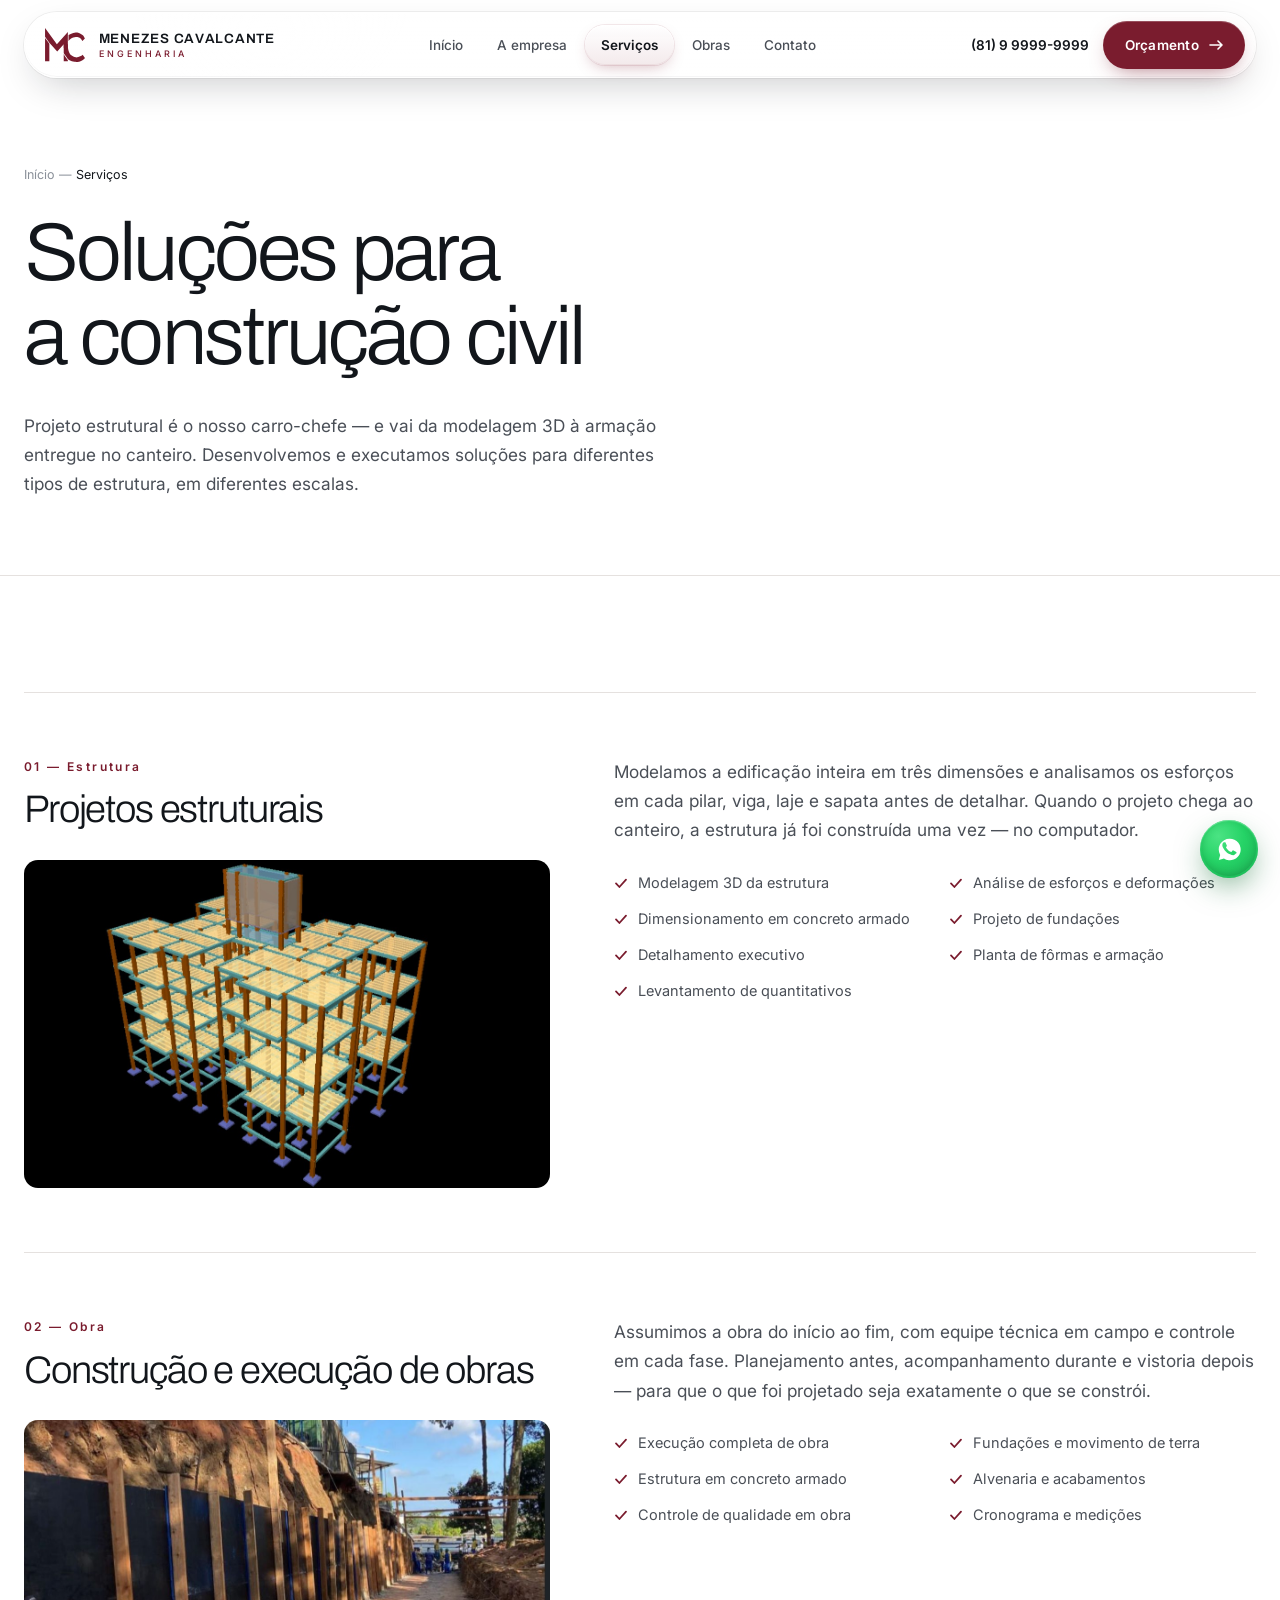
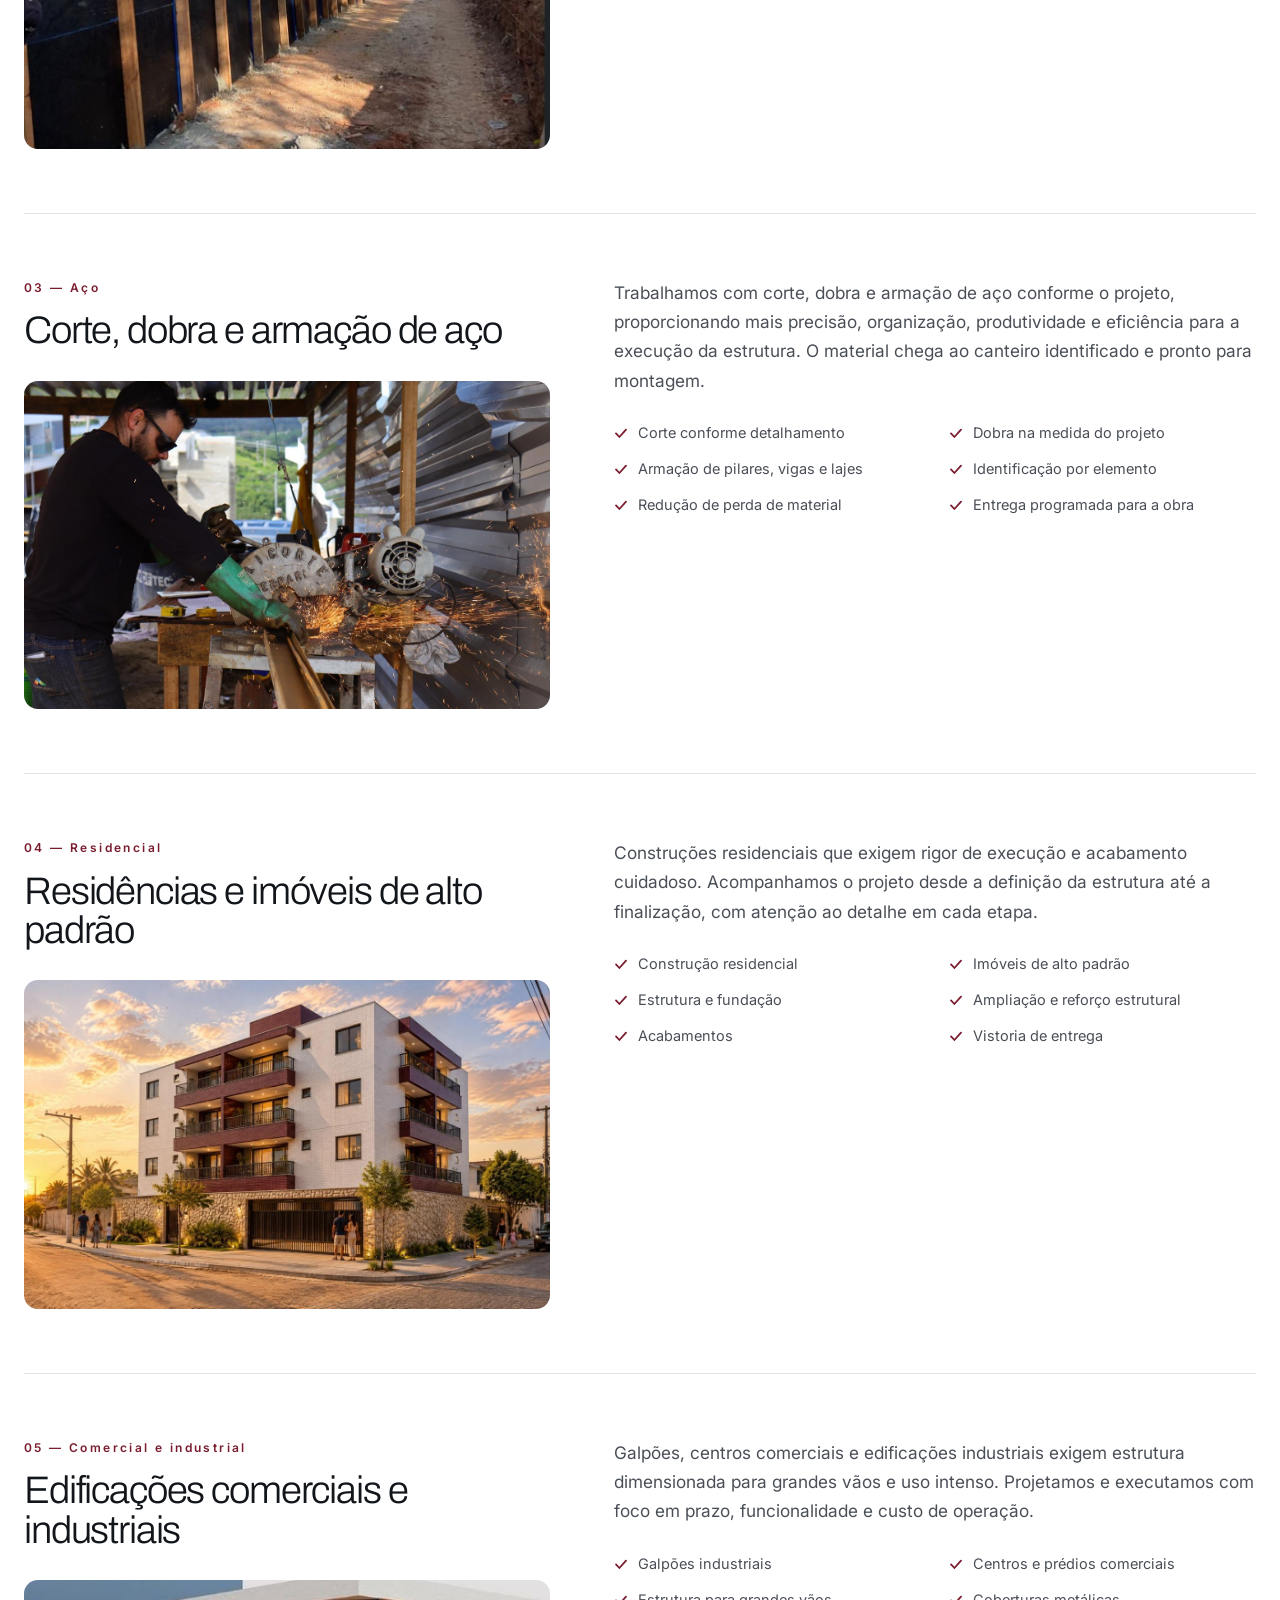
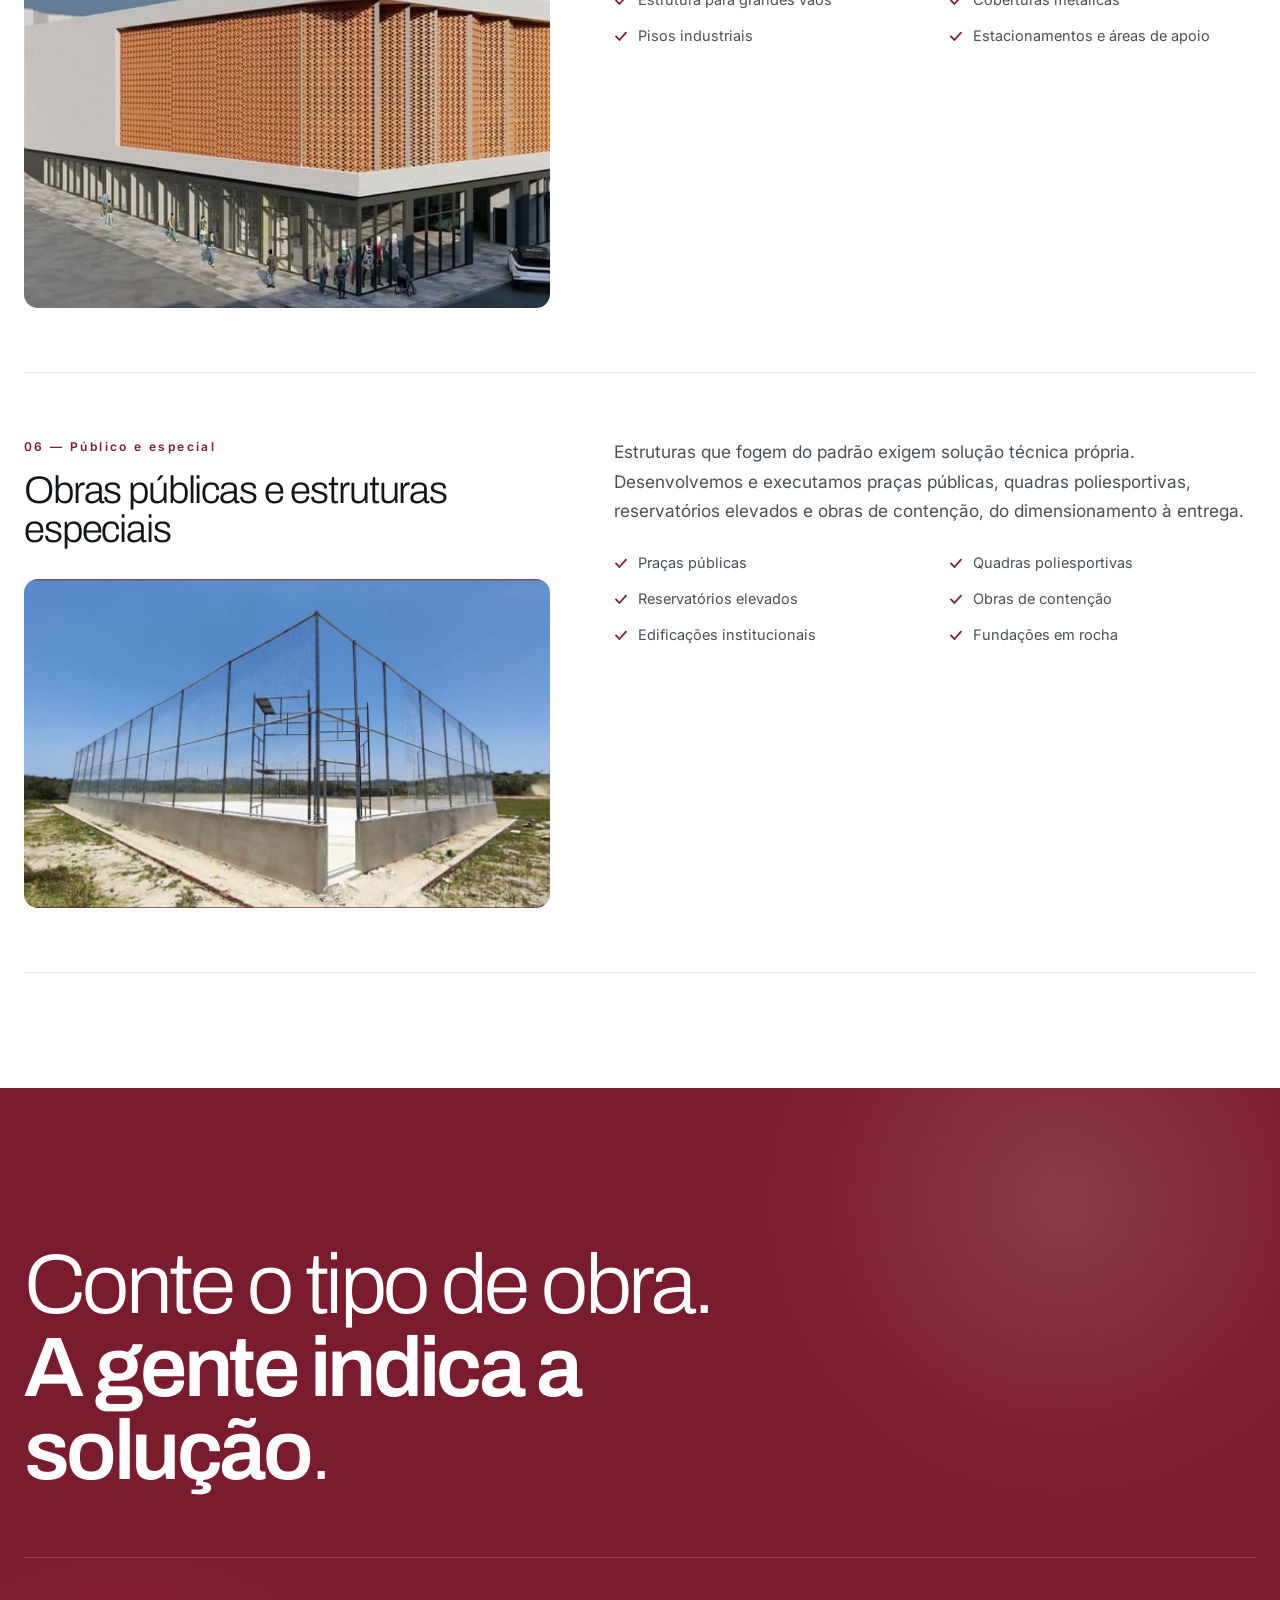
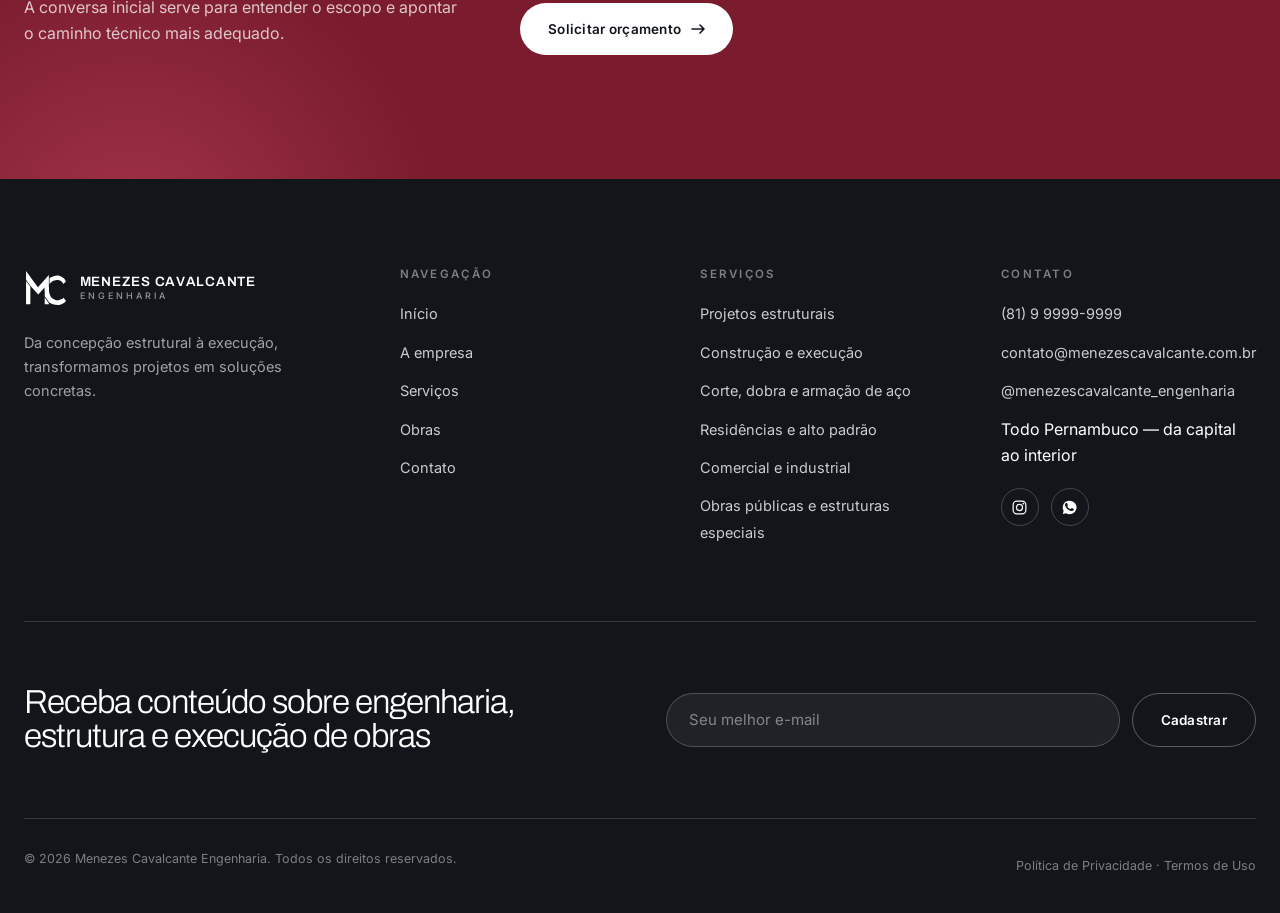
<file: servicos.html>
<!DOCTYPE html>
<html lang="pt-BR">
<head>
<meta charset="utf-8">
<meta name="viewport" content="width=device-width, initial-scale=1">
<script>document.documentElement.classList.add('js')</script>
<title>Serviços | Menezes Cavalcante Engenharia</title>
<meta name="description" content="Construção e execução de obras, projetos estruturais, corte, dobra e armação de aço, residências de alto padrão, edificações comerciais e industriais e obras públicas em todo Pernambuco.">
<meta name="theme-color" content="#7A1C2E">
<link rel="icon" href="assets/img/favicon.svg" type="image/svg+xml">
<link rel="apple-touch-icon" href="assets/img/apple-touch-icon.png">
<meta property="og:type" content="website">
<meta property="og:site_name" content="Menezes Cavalcante Engenharia">
<meta property="og:title" content="Serviços | Menezes Cavalcante Engenharia">
<meta property="og:description" content="Projetos estruturais, execução de obras e soluções em aço — do modelo 3D à armação entregue no canteiro.">
<meta property="og:locale" content="pt_BR">
<meta property="og:image" content="assets/img/og-image.jpg">
<meta property="og:image:width" content="1200">
<meta property="og:image:height" content="630">
<meta name="twitter:card" content="summary_large_image">
<link rel="preconnect" href="https://fonts.googleapis.com">
<link rel="preconnect" href="https://fonts.gstatic.com" crossorigin>
<link href="https://fonts.googleapis.com/css2?family=Archivo:wght@300;400;500;600;700&family=Inter:wght@400;500;600;700&display=swap" rel="stylesheet">
<link rel="stylesheet" href="assets/css/style.css?v=20260927">
</head>
<body>

<header class="nav">
  <div class="wrap nav__in">
    <a class="brand" href="index.html" aria-label="Menezes Cavalcante Engenharia — página inicial">
      <img class="brand__mark" src="assets/img/logo-mc.svg" alt="" width="46" height="40">
      <span class="brand__txt"><b>Menezes Cavalcante</b><span>Engenharia</span></span>
    </a>
    <nav class="menu" aria-label="Navegação principal">
      <a href="index.html">Início</a>
      <a href="sobre.html">A empresa</a>
      <a href="servicos.html" aria-current="page">Serviços</a>
      <a href="obras.html">Obras</a>
      <a href="contato.html">Contato</a>
    </nav>
    <div class="nav__acoes">
      <a class="nav__tel" href="tel:+5581999999999">(81) 9 9999-9999</a>
      <a class="btn btn--vinho" href="contato.html">Orçamento
        <svg width="14" height="10" viewBox="0 0 14 10" fill="none" aria-hidden="true"><path d="M9 1l4 4-4 4M13 5H1" stroke="currentColor" stroke-width="1.6" stroke-linecap="round" stroke-linejoin="round"/></svg>
      </a>
      <button class="burger" aria-label="Abrir menu" aria-expanded="false" aria-controls="drawer"><span></span></button>
    </div>
  </div>
</header>

<div class="drawer" id="drawer">
  <div class="wrap">
    <a href="index.html">Início</a>
    <a href="sobre.html">A empresa</a>
    <a href="servicos.html">Serviços</a>
    <a href="obras.html">Obras</a>
    <a href="contato.html">Contato</a>
    <a class="btn btn--vinho" href="contato.html">Solicitar orçamento</a>
  </div>
</div>

<main>

  <section class="pagina-topo">
    <div class="wrap">
      <p class="crumb"><a href="index.html">Início</a> — <span>Serviços</span></p>
      <h1 class="display">Soluções para<br>a construção civil</h1>
      <p class="lead" style="margin-top:32px">Projeto estrutural é o nosso carro-chefe — e vai da modelagem 3D à armação entregue no canteiro. Desenvolvemos e executamos soluções para diferentes tipos de estrutura, em diferentes escalas.</p>
    </div>
  </section>

  <section class="sec">
    <div class="wrap">

      <article class="detalhe-serv rev" id="estrutural">
        <div>
          <p class="detalhe-serv__n">01 — Estrutura</p>
          <h2>Projetos estruturais</h2>
          <figure class="detalhe-serv__img">
            <img src="assets/img/obras/estrutural-analise.jpg" alt="Modelo de análise estrutural com pilares, vigas, lajes e sapatas identificados por cor" loading="lazy" onerror="this.style.display='none'">
          </figure>
        </div>
        <div>
          <p class="lead">Modelamos a edificação inteira em três dimensões e analisamos os esforços em cada pilar, viga, laje e sapata antes de detalhar. Quando o projeto chega ao canteiro, a estrutura já foi construída uma vez — no computador.</p>
          <ul class="itens">
            <li><svg width="14" height="14" viewBox="0 0 14 14" fill="none" aria-hidden="true"><path d="M2 7.4 5.4 11 12 3.6" stroke="currentColor" stroke-width="1.8" stroke-linecap="round" stroke-linejoin="round"/></svg> Modelagem 3D da estrutura</li>
            <li><svg width="14" height="14" viewBox="0 0 14 14" fill="none" aria-hidden="true"><path d="M2 7.4 5.4 11 12 3.6" stroke="currentColor" stroke-width="1.8" stroke-linecap="round" stroke-linejoin="round"/></svg> Análise de esforços e deformações</li>
            <li><svg width="14" height="14" viewBox="0 0 14 14" fill="none" aria-hidden="true"><path d="M2 7.4 5.4 11 12 3.6" stroke="currentColor" stroke-width="1.8" stroke-linecap="round" stroke-linejoin="round"/></svg> Dimensionamento em concreto armado</li>
            <li><svg width="14" height="14" viewBox="0 0 14 14" fill="none" aria-hidden="true"><path d="M2 7.4 5.4 11 12 3.6" stroke="currentColor" stroke-width="1.8" stroke-linecap="round" stroke-linejoin="round"/></svg> Projeto de fundações</li>
            <li><svg width="14" height="14" viewBox="0 0 14 14" fill="none" aria-hidden="true"><path d="M2 7.4 5.4 11 12 3.6" stroke="currentColor" stroke-width="1.8" stroke-linecap="round" stroke-linejoin="round"/></svg> Detalhamento executivo</li>
            <li><svg width="14" height="14" viewBox="0 0 14 14" fill="none" aria-hidden="true"><path d="M2 7.4 5.4 11 12 3.6" stroke="currentColor" stroke-width="1.8" stroke-linecap="round" stroke-linejoin="round"/></svg> Planta de fôrmas e armação</li>
            <li><svg width="14" height="14" viewBox="0 0 14 14" fill="none" aria-hidden="true"><path d="M2 7.4 5.4 11 12 3.6" stroke="currentColor" stroke-width="1.8" stroke-linecap="round" stroke-linejoin="round"/></svg> Levantamento de quantitativos</li>
          </ul>
        </div>
      </article>

      <article class="detalhe-serv rev" id="execucao">
        <div>
          <p class="detalhe-serv__n">02 — Obra</p>
          <h2>Construção e execução de obras</h2>
          <figure class="detalhe-serv__img">
            <img src="assets/img/obras/contencao-talude.jpg" alt="Cortina de contenção executada em talude ao lado de edificação" loading="lazy" style="object-position:50% 72%" onerror="this.style.display='none'">
          </figure>
        </div>
        <div>
          <p class="lead">Assumimos a obra do início ao fim, com equipe técnica em campo e controle em cada fase. Planejamento antes, acompanhamento durante e vistoria depois — para que o que foi projetado seja exatamente o que se constrói.</p>
          <ul class="itens">
            <li><svg width="14" height="14" viewBox="0 0 14 14" fill="none" aria-hidden="true"><path d="M2 7.4 5.4 11 12 3.6" stroke="currentColor" stroke-width="1.8" stroke-linecap="round" stroke-linejoin="round"/></svg> Execução completa de obra</li>
            <li><svg width="14" height="14" viewBox="0 0 14 14" fill="none" aria-hidden="true"><path d="M2 7.4 5.4 11 12 3.6" stroke="currentColor" stroke-width="1.8" stroke-linecap="round" stroke-linejoin="round"/></svg> Fundações e movimento de terra</li>
            <li><svg width="14" height="14" viewBox="0 0 14 14" fill="none" aria-hidden="true"><path d="M2 7.4 5.4 11 12 3.6" stroke="currentColor" stroke-width="1.8" stroke-linecap="round" stroke-linejoin="round"/></svg> Estrutura em concreto armado</li>
            <li><svg width="14" height="14" viewBox="0 0 14 14" fill="none" aria-hidden="true"><path d="M2 7.4 5.4 11 12 3.6" stroke="currentColor" stroke-width="1.8" stroke-linecap="round" stroke-linejoin="round"/></svg> Alvenaria e acabamentos</li>
            <li><svg width="14" height="14" viewBox="0 0 14 14" fill="none" aria-hidden="true"><path d="M2 7.4 5.4 11 12 3.6" stroke="currentColor" stroke-width="1.8" stroke-linecap="round" stroke-linejoin="round"/></svg> Controle de qualidade em obra</li>
            <li><svg width="14" height="14" viewBox="0 0 14 14" fill="none" aria-hidden="true"><path d="M2 7.4 5.4 11 12 3.6" stroke="currentColor" stroke-width="1.8" stroke-linecap="round" stroke-linejoin="round"/></svg> Cronograma e medições</li>
          </ul>
        </div>
      </article>

      <article class="detalhe-serv rev" id="aco">
        <div>
          <p class="detalhe-serv__n">03 — Aço</p>
          <h2>Corte, dobra e armação de aço</h2>
          <figure class="detalhe-serv__img">
            <img src="assets/img/aco/corte-serra.jpg" alt="Profissional cortando barra de aço na serra da central de armação, com faíscas" loading="lazy" onerror="this.style.display='none'">
          </figure>
        </div>
        <div>
          <p class="lead">Trabalhamos com corte, dobra e armação de aço conforme o projeto, proporcionando mais precisão, organização, produtividade e eficiência para a execução da estrutura. O material chega ao canteiro identificado e pronto para montagem.</p>
          <ul class="itens">
            <li><svg width="14" height="14" viewBox="0 0 14 14" fill="none" aria-hidden="true"><path d="M2 7.4 5.4 11 12 3.6" stroke="currentColor" stroke-width="1.8" stroke-linecap="round" stroke-linejoin="round"/></svg> Corte conforme detalhamento</li>
            <li><svg width="14" height="14" viewBox="0 0 14 14" fill="none" aria-hidden="true"><path d="M2 7.4 5.4 11 12 3.6" stroke="currentColor" stroke-width="1.8" stroke-linecap="round" stroke-linejoin="round"/></svg> Dobra na medida do projeto</li>
            <li><svg width="14" height="14" viewBox="0 0 14 14" fill="none" aria-hidden="true"><path d="M2 7.4 5.4 11 12 3.6" stroke="currentColor" stroke-width="1.8" stroke-linecap="round" stroke-linejoin="round"/></svg> Armação de pilares, vigas e lajes</li>
            <li><svg width="14" height="14" viewBox="0 0 14 14" fill="none" aria-hidden="true"><path d="M2 7.4 5.4 11 12 3.6" stroke="currentColor" stroke-width="1.8" stroke-linecap="round" stroke-linejoin="round"/></svg> Identificação por elemento</li>
            <li><svg width="14" height="14" viewBox="0 0 14 14" fill="none" aria-hidden="true"><path d="M2 7.4 5.4 11 12 3.6" stroke="currentColor" stroke-width="1.8" stroke-linecap="round" stroke-linejoin="round"/></svg> Redução de perda de material</li>
            <li><svg width="14" height="14" viewBox="0 0 14 14" fill="none" aria-hidden="true"><path d="M2 7.4 5.4 11 12 3.6" stroke="currentColor" stroke-width="1.8" stroke-linecap="round" stroke-linejoin="round"/></svg> Entrega programada para a obra</li>
          </ul>
        </div>
      </article>

      <article class="detalhe-serv rev" id="residencial">
        <div>
          <p class="detalhe-serv__n">04 — Residencial</p>
          <h2>Residências e imóveis de alto padrão</h2>
          <figure class="detalhe-serv__img">
            <img src="assets/img/obras/residencial-fachada.jpg" alt="Perspectiva de edifício residencial com fachada branca e varandas em vinho" loading="lazy" onerror="this.style.display='none'">
          </figure>
        </div>
        <div>
          <p class="lead">Construções residenciais que exigem rigor de execução e acabamento cuidadoso. Acompanhamos o projeto desde a definição da estrutura até a finalização, com atenção ao detalhe em cada etapa.</p>
          <ul class="itens">
            <li><svg width="14" height="14" viewBox="0 0 14 14" fill="none" aria-hidden="true"><path d="M2 7.4 5.4 11 12 3.6" stroke="currentColor" stroke-width="1.8" stroke-linecap="round" stroke-linejoin="round"/></svg> Construção residencial</li>
            <li><svg width="14" height="14" viewBox="0 0 14 14" fill="none" aria-hidden="true"><path d="M2 7.4 5.4 11 12 3.6" stroke="currentColor" stroke-width="1.8" stroke-linecap="round" stroke-linejoin="round"/></svg> Imóveis de alto padrão</li>
            <li><svg width="14" height="14" viewBox="0 0 14 14" fill="none" aria-hidden="true"><path d="M2 7.4 5.4 11 12 3.6" stroke="currentColor" stroke-width="1.8" stroke-linecap="round" stroke-linejoin="round"/></svg> Estrutura e fundação</li>
            <li><svg width="14" height="14" viewBox="0 0 14 14" fill="none" aria-hidden="true"><path d="M2 7.4 5.4 11 12 3.6" stroke="currentColor" stroke-width="1.8" stroke-linecap="round" stroke-linejoin="round"/></svg> Ampliação e reforço estrutural</li>
            <li><svg width="14" height="14" viewBox="0 0 14 14" fill="none" aria-hidden="true"><path d="M2 7.4 5.4 11 12 3.6" stroke="currentColor" stroke-width="1.8" stroke-linecap="round" stroke-linejoin="round"/></svg> Acabamentos</li>
            <li><svg width="14" height="14" viewBox="0 0 14 14" fill="none" aria-hidden="true"><path d="M2 7.4 5.4 11 12 3.6" stroke="currentColor" stroke-width="1.8" stroke-linecap="round" stroke-linejoin="round"/></svg> Vistoria de entrega</li>
          </ul>
        </div>
      </article>

      <article class="detalhe-serv rev" id="comercial">
        <div>
          <p class="detalhe-serv__n">05 — Comercial e industrial</p>
          <h2>Edificações comerciais e industriais</h2>
          <figure class="detalhe-serv__img">
            <img src="assets/img/obras/comercial-fachada.jpg" alt="Perspectiva de edificação comercial com fachada em elementos vazados e lojas no térreo" loading="lazy" onerror="this.style.display='none'">
          </figure>
        </div>
        <div>
          <p class="lead">Galpões, centros comerciais e edificações industriais exigem estrutura dimensionada para grandes vãos e uso intenso. Projetamos e executamos com foco em prazo, funcionalidade e custo de operação.</p>
          <ul class="itens">
            <li><svg width="14" height="14" viewBox="0 0 14 14" fill="none" aria-hidden="true"><path d="M2 7.4 5.4 11 12 3.6" stroke="currentColor" stroke-width="1.8" stroke-linecap="round" stroke-linejoin="round"/></svg> Galpões industriais</li>
            <li><svg width="14" height="14" viewBox="0 0 14 14" fill="none" aria-hidden="true"><path d="M2 7.4 5.4 11 12 3.6" stroke="currentColor" stroke-width="1.8" stroke-linecap="round" stroke-linejoin="round"/></svg> Centros e prédios comerciais</li>
            <li><svg width="14" height="14" viewBox="0 0 14 14" fill="none" aria-hidden="true"><path d="M2 7.4 5.4 11 12 3.6" stroke="currentColor" stroke-width="1.8" stroke-linecap="round" stroke-linejoin="round"/></svg> Estrutura para grandes vãos</li>
            <li><svg width="14" height="14" viewBox="0 0 14 14" fill="none" aria-hidden="true"><path d="M2 7.4 5.4 11 12 3.6" stroke="currentColor" stroke-width="1.8" stroke-linecap="round" stroke-linejoin="round"/></svg> Coberturas metálicas</li>
            <li><svg width="14" height="14" viewBox="0 0 14 14" fill="none" aria-hidden="true"><path d="M2 7.4 5.4 11 12 3.6" stroke="currentColor" stroke-width="1.8" stroke-linecap="round" stroke-linejoin="round"/></svg> Pisos industriais</li>
            <li><svg width="14" height="14" viewBox="0 0 14 14" fill="none" aria-hidden="true"><path d="M2 7.4 5.4 11 12 3.6" stroke="currentColor" stroke-width="1.8" stroke-linecap="round" stroke-linejoin="round"/></svg> Estacionamentos e áreas de apoio</li>
          </ul>
        </div>
      </article>

      <article class="detalhe-serv rev" id="publicas">
        <div>
          <p class="detalhe-serv__n">06 — Público e especial</p>
          <h2>Obras públicas e estruturas especiais</h2>
          <figure class="detalhe-serv__img">
            <img src="assets/img/obras/quadra-poliesportiva.jpg" alt="Quadra poliesportiva concluída com alambrado e muro em concreto" loading="lazy" onerror="this.style.display='none'">
          </figure>
        </div>
        <div>
          <p class="lead">Estruturas que fogem do padrão exigem solução técnica própria. Desenvolvemos e executamos praças públicas, quadras poliesportivas, reservatórios elevados e obras de contenção, do dimensionamento à entrega.</p>
          <ul class="itens">
            <li><svg width="14" height="14" viewBox="0 0 14 14" fill="none" aria-hidden="true"><path d="M2 7.4 5.4 11 12 3.6" stroke="currentColor" stroke-width="1.8" stroke-linecap="round" stroke-linejoin="round"/></svg> Praças públicas</li>
            <li><svg width="14" height="14" viewBox="0 0 14 14" fill="none" aria-hidden="true"><path d="M2 7.4 5.4 11 12 3.6" stroke="currentColor" stroke-width="1.8" stroke-linecap="round" stroke-linejoin="round"/></svg> Quadras poliesportivas</li>
            <li><svg width="14" height="14" viewBox="0 0 14 14" fill="none" aria-hidden="true"><path d="M2 7.4 5.4 11 12 3.6" stroke="currentColor" stroke-width="1.8" stroke-linecap="round" stroke-linejoin="round"/></svg> Reservatórios elevados</li>
            <li><svg width="14" height="14" viewBox="0 0 14 14" fill="none" aria-hidden="true"><path d="M2 7.4 5.4 11 12 3.6" stroke="currentColor" stroke-width="1.8" stroke-linecap="round" stroke-linejoin="round"/></svg> Obras de contenção</li>
            <li><svg width="14" height="14" viewBox="0 0 14 14" fill="none" aria-hidden="true"><path d="M2 7.4 5.4 11 12 3.6" stroke="currentColor" stroke-width="1.8" stroke-linecap="round" stroke-linejoin="round"/></svg> Edificações institucionais</li>
            <li><svg width="14" height="14" viewBox="0 0 14 14" fill="none" aria-hidden="true"><path d="M2 7.4 5.4 11 12 3.6" stroke="currentColor" stroke-width="1.8" stroke-linecap="round" stroke-linejoin="round"/></svg> Fundações em rocha</li>
          </ul>
        </div>
      </article>

    </div>
  </section>

  <section class="sec sec--vinho declaracao">
    <div class="wrap">
      <p class="eyebrow rev">Ainda com dúvida?</p>
      <h2 class="declaracao__tit rev" data-d="1">Conte o tipo de obra. <b>A gente indica a solução</b>.</h2>
      <div class="declaracao__pe rev" data-d="2">
        <p>A conversa inicial serve para entender o escopo e apontar o caminho técnico mais adequado.</p>
        <a class="btn btn--branco" href="contato.html">Solicitar orçamento
          <svg width="14" height="10" viewBox="0 0 14 10" fill="none" aria-hidden="true"><path d="M9 1l4 4-4 4M13 5H1" stroke="currentColor" stroke-width="1.6" stroke-linecap="round" stroke-linejoin="round"/></svg>
        </a>
      </div>
    </div>
  </section>

</main>

<footer class="rodape">
  <div class="wrap">
    <div class="rodape__topo">
      <div>
        <a class="brand" href="index.html">
          <img class="brand__mark" src="assets/img/logo-mc-branco.svg" alt="" width="46" height="40">
          <span class="brand__txt"><b>Menezes Cavalcante</b><span>Engenharia</span></span>
        </a>
        <p class="rodape__sobre">Da concepção estrutural à execução, transformamos projetos em soluções concretas.</p>
      </div>
      <div>
        <h4>Navegação</h4>
        <ul>
          <li><a href="index.html">Início</a></li>
          <li><a href="sobre.html">A empresa</a></li>
          <li><a href="servicos.html">Serviços</a></li>
          <li><a href="obras.html">Obras</a></li>
          <li><a href="contato.html">Contato</a></li>
        </ul>
      </div>
      <div>
        <h4>Serviços</h4>
        <ul>
          <li><a href="servicos.html#estrutural">Projetos estruturais</a></li>
          <li><a href="servicos.html#execucao">Construção e execução</a></li>
          <li><a href="servicos.html#aco">Corte, dobra e armação de aço</a></li>
          <li><a href="servicos.html#residencial">Residências e alto padrão</a></li>
          <li><a href="servicos.html#comercial">Comercial e industrial</a></li>
          <li><a href="servicos.html#publicas">Obras públicas e estruturas especiais</a></li>
        </ul>
      </div>
      <div>
        <h4>Contato</h4>
        <ul>
          <li><a href="tel:+5581999999999">(81) 9 9999-9999</a></li>
          <li><a href="mailto:contato@menezescavalcante.com.br">contato@menezescavalcante.com.br</a></li>
          <li><a href="https://www.instagram.com/menezescavalcante_engenharia/" target="_blank" rel="noopener">@menezescavalcante_engenharia</a></li>
          <li>Todo Pernambuco — da capital ao interior</li>
        </ul>
        <div class="social" style="margin-top:20px">
          <a href="https://www.instagram.com/menezescavalcante_engenharia/" target="_blank" rel="noopener" aria-label="Instagram">
            <svg width="17" height="17" viewBox="0 0 20 20" fill="none" aria-hidden="true"><rect x="2.5" y="2.5" width="15" height="15" rx="4.5" stroke="currentColor" stroke-width="1.4"/><circle cx="10" cy="10" r="3.6" stroke="currentColor" stroke-width="1.4"/><circle cx="14.6" cy="5.4" r="1" fill="currentColor"/></svg>
          </a>
          <a href="https://wa.me/5581999999999" target="_blank" rel="noopener" aria-label="WhatsApp">
            <svg width="17" height="17" viewBox="0 0 20 20" fill="currentColor" aria-hidden="true"><path d="M10 2a8 8 0 0 0-6.9 12l-1 3.7 3.8-1A8 8 0 1 0 10 2zm4.4 11.2c-.2.5-1.1 1-1.5 1-.4 0-.9.2-3-.8-2.5-1.1-4.1-3.8-4.2-4-.1-.2-1-1.3-1-2.5s.6-1.8.8-2c.2-.2.5-.3.6-.3h.5c.2 0 .4 0 .6.5l.8 1.9c.1.2 0 .4 0 .5l-.4.5c-.1.2-.3.3-.1.6.1.3.7 1.2 1.5 1.9 1 .9 1.8 1.1 2 1.2.3.1.4.1.6-.1l.7-.8c.2-.2.4-.2.6-.1l1.8.9c.2.1.4.2.4.3.1.1.1.6-.1 1.1z"/></svg>
          </a>
        </div>
      </div>
    </div>

    <div class="news">
      <h3>Receba conteúdo sobre engenharia, estrutura e execução de obras</h3>
      <form data-form>
        <input type="email" placeholder="Seu melhor e-mail" aria-label="Seu e-mail" required>
        <button class="btn btn--claro" type="submit">Cadastrar</button>
        <p class="form__ok">Pronto! Você foi cadastrado.</p>
      </form>
    </div>

    <div class="rodape__base">
      <p>© <span data-ano>2026</span> Menezes Cavalcante Engenharia. Todos os direitos reservados.</p>
      <p><a href="privacidade.html">Política de Privacidade</a> · <a href="privacidade.html#termos">Termos de Uso</a></p>
    </div>
  </div>
</footer>

<a class="zap" href="https://wa.me/5581999999999?text=Ol%C3%A1%2C%20gostaria%20de%20solicitar%20um%20or%C3%A7amento." target="_blank" rel="noopener" aria-label="Falar no WhatsApp">
  <svg width="27" height="27" viewBox="0 0 20 20" fill="currentColor" aria-hidden="true"><path d="M10 2a8 8 0 0 0-6.9 12l-1 3.7 3.8-1A8 8 0 1 0 10 2zm4.4 11.2c-.2.5-1.1 1-1.5 1-.4 0-.9.2-3-.8-2.5-1.1-4.1-3.8-4.2-4-.1-.2-1-1.3-1-2.5s.6-1.8.8-2c.2-.2.5-.3.6-.3h.5c.2 0 .4 0 .6.5l.8 1.9c.1.2 0 .4 0 .5l-.4.5c-.1.2-.3.3-.1.6.1.3.7 1.2 1.5 1.9 1 .9 1.8 1.1 2 1.2.3.1.4.1.6-.1l.7-.8c.2-.2.4-.2.6-.1l1.8.9c.2.1.4.2.4.3.1.1.1.6-.1 1.1z"/></svg>
</a>

<script src="assets/js/main.js?v=20260927"></script>
</body>
</html>
</file>
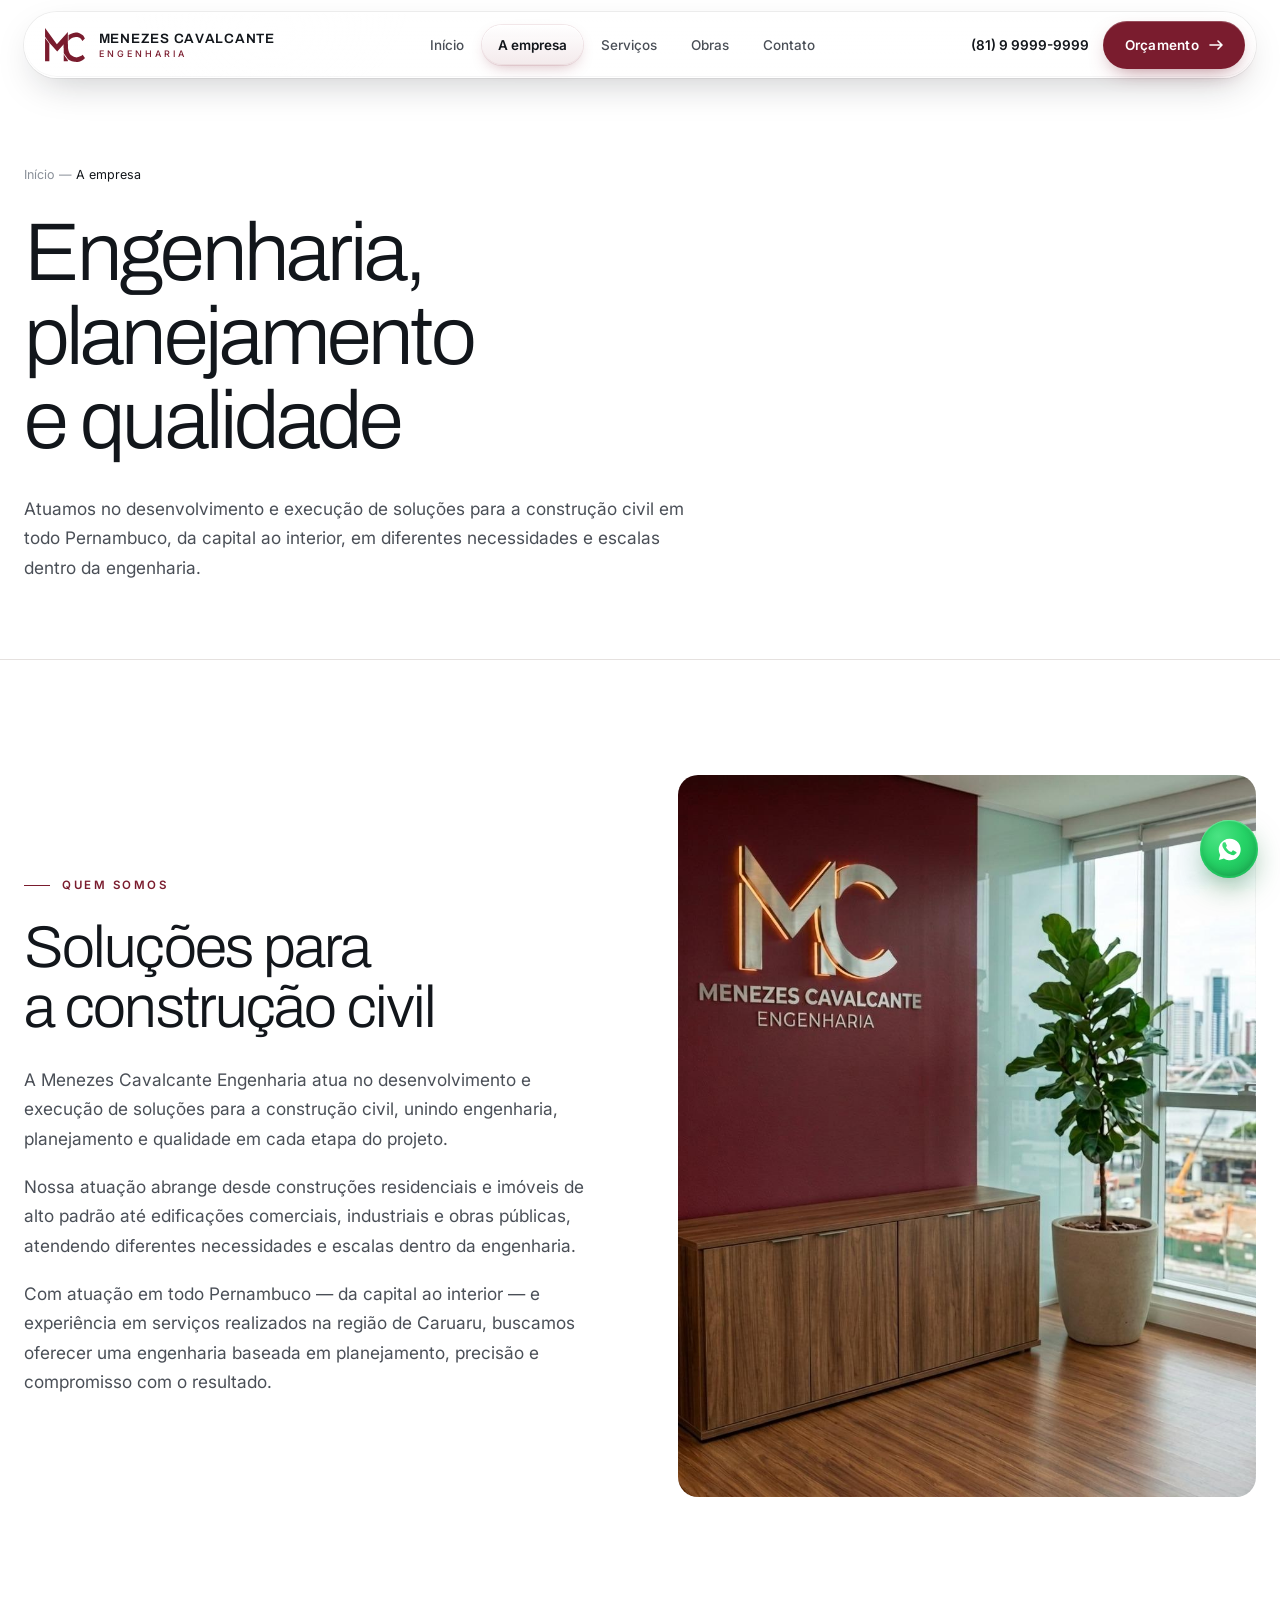
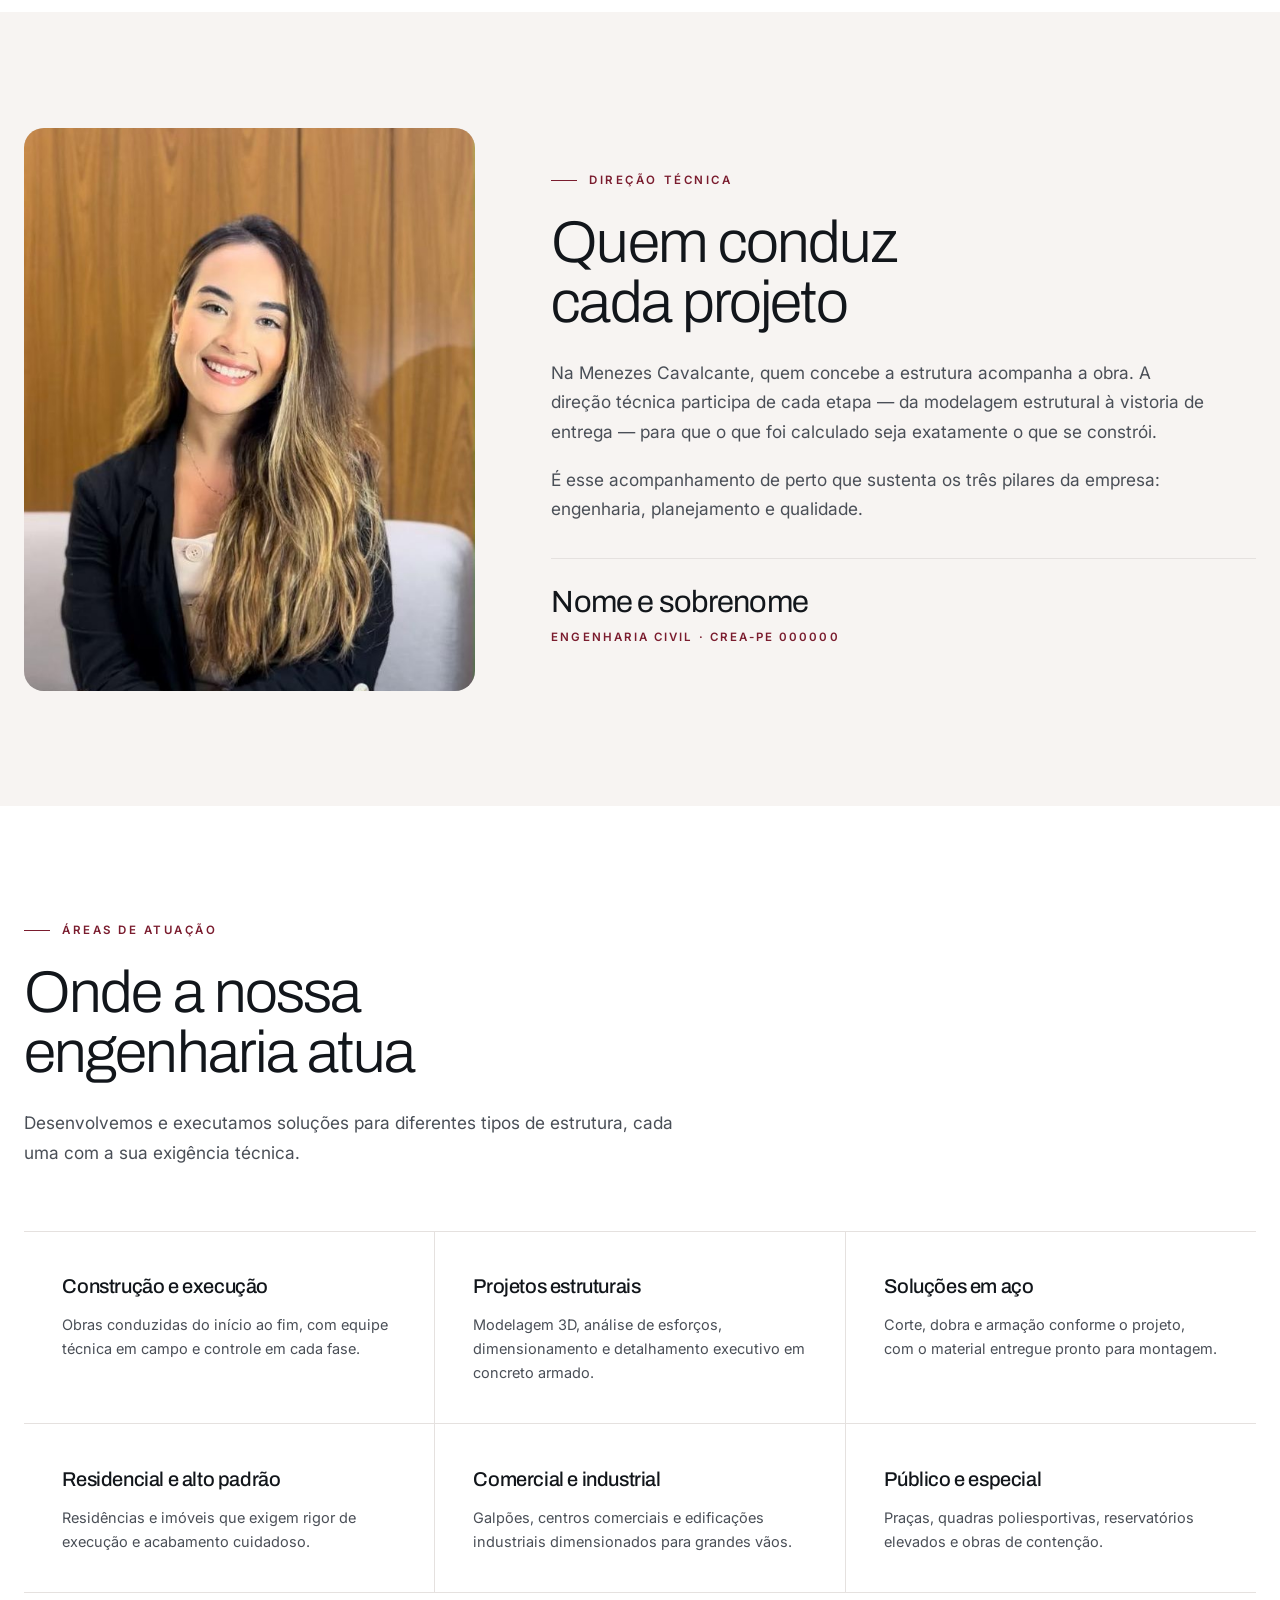
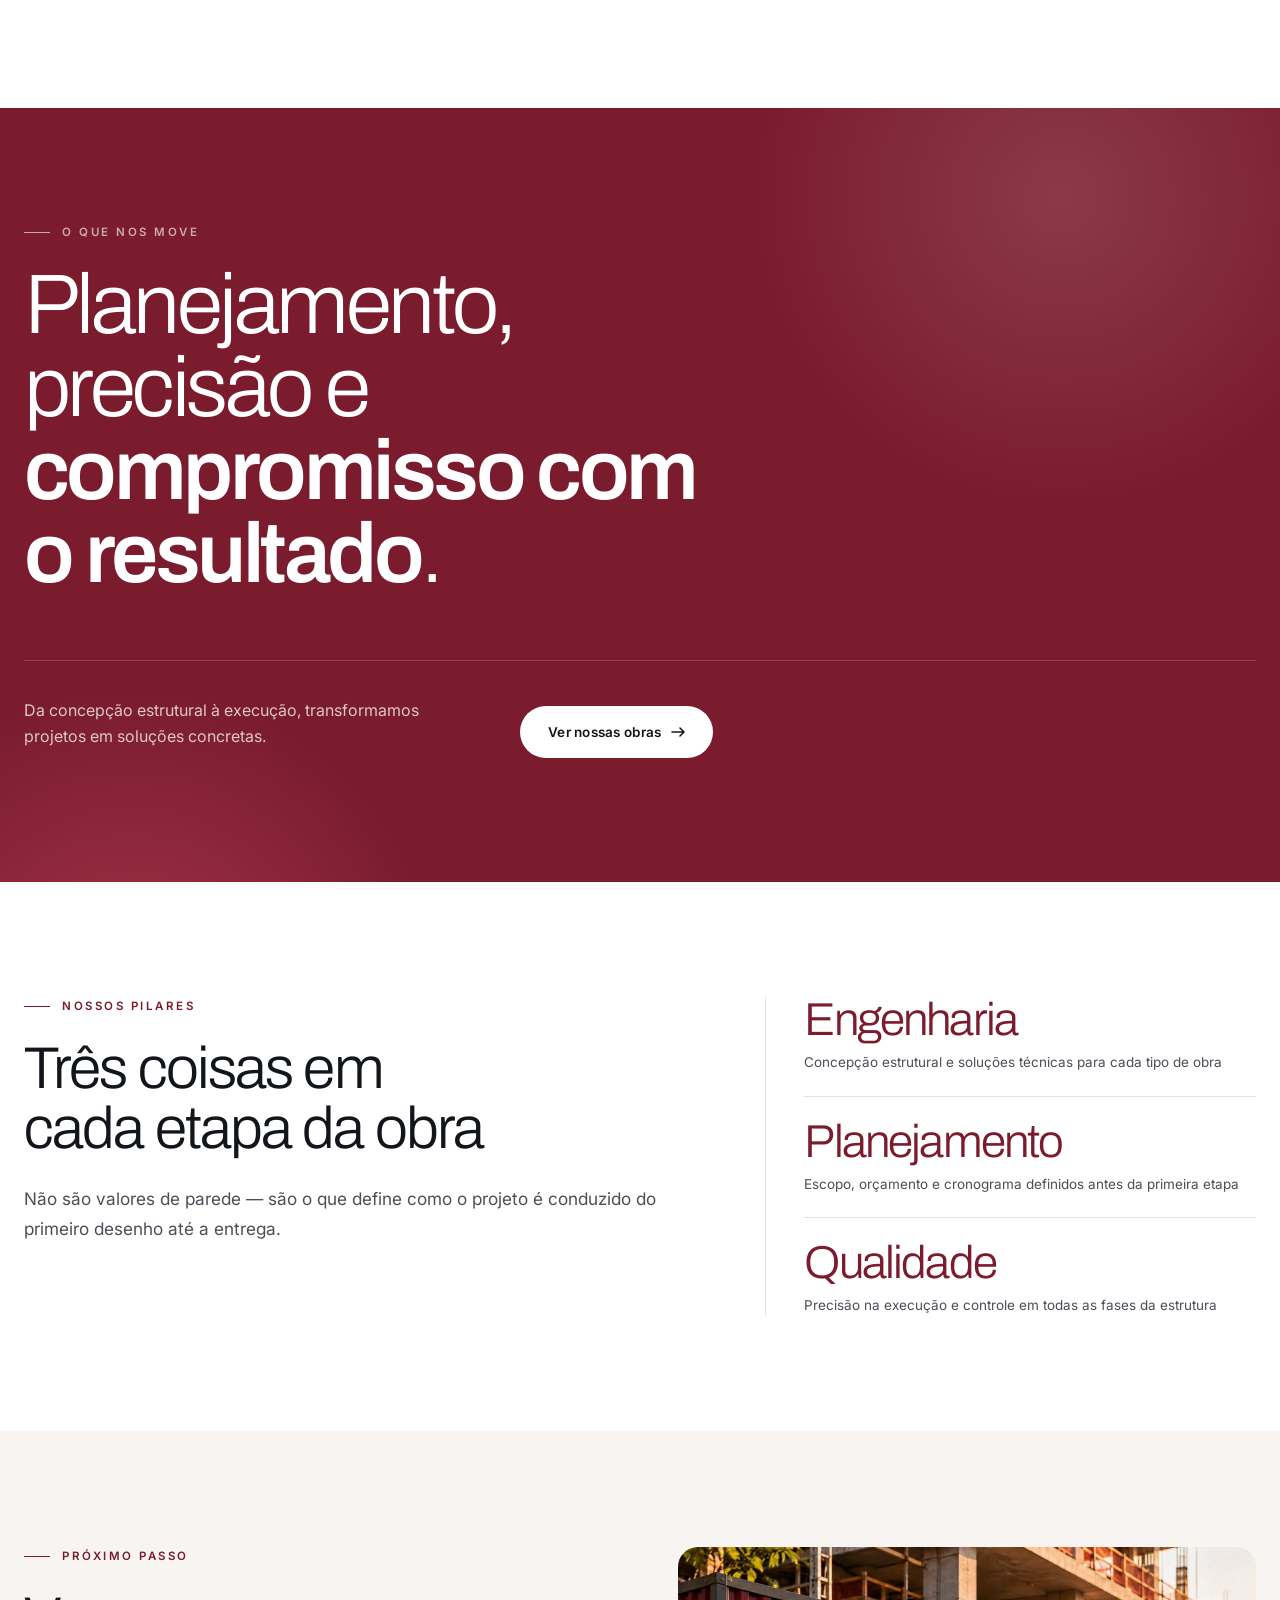
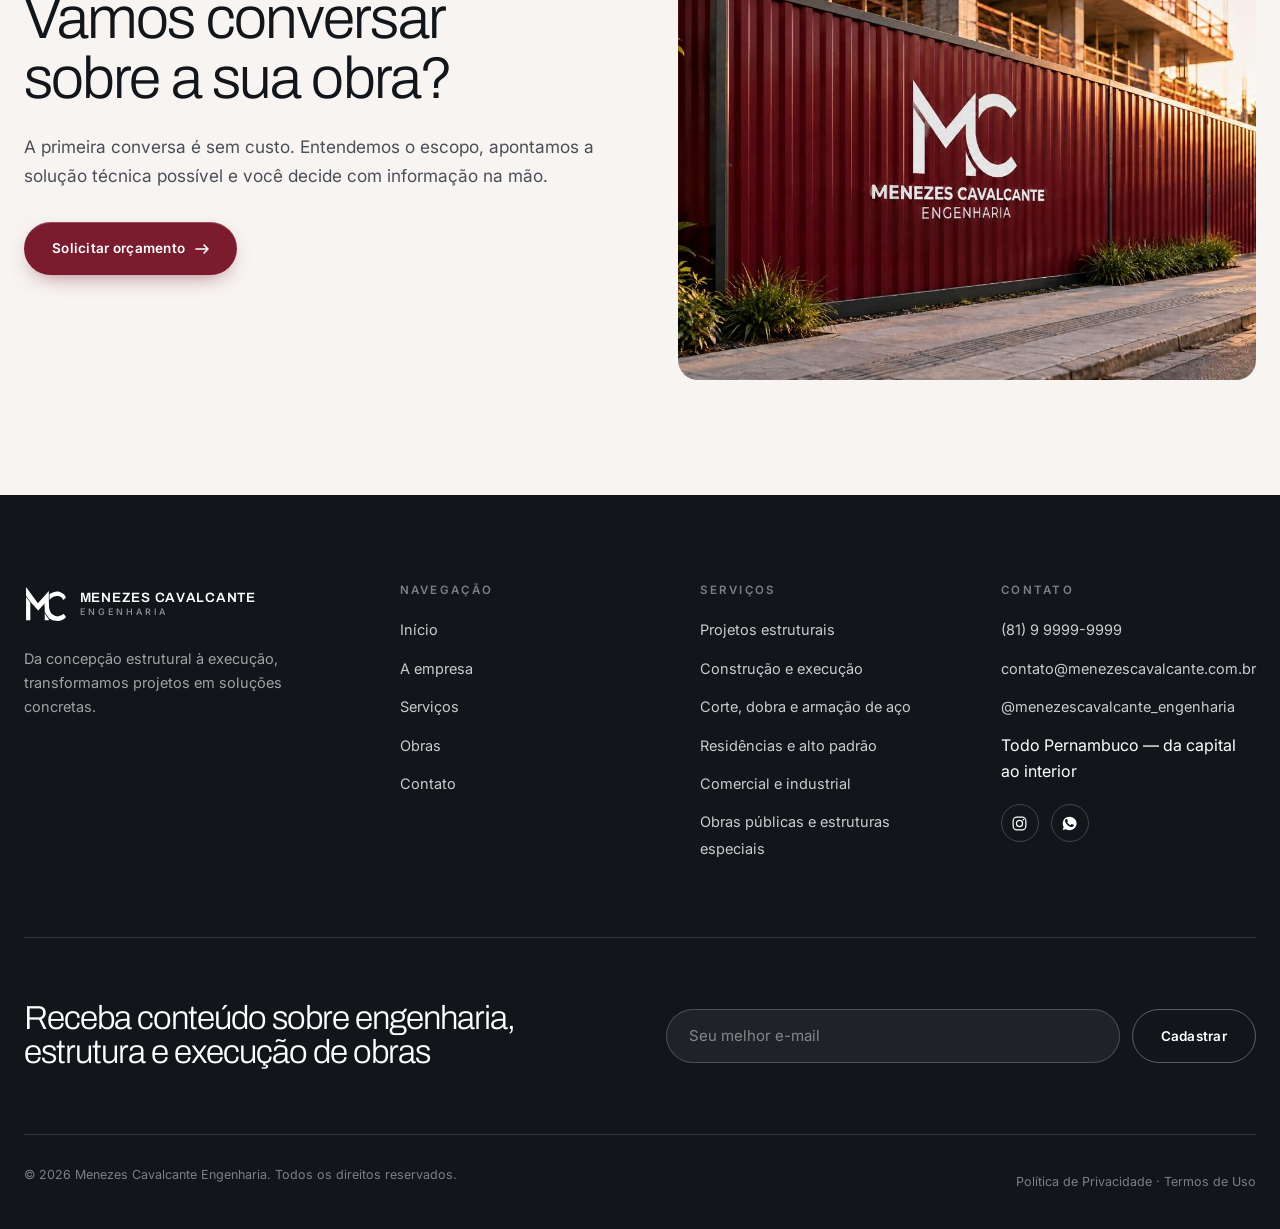
<file: sobre.html>
<!DOCTYPE html>
<html lang="pt-BR">
<head>
<meta charset="utf-8">
<meta name="viewport" content="width=device-width, initial-scale=1">
<script>document.documentElement.classList.add('js')</script>
<title>A empresa | Menezes Cavalcante Engenharia</title>
<meta name="description" content="A Menezes Cavalcante Engenharia atua no desenvolvimento e execução de soluções para a construção civil, unindo engenharia, planejamento e qualidade em cada etapa do projeto.">
<meta name="theme-color" content="#7A1C2E">
<link rel="icon" href="assets/img/favicon.svg" type="image/svg+xml">
<link rel="apple-touch-icon" href="assets/img/apple-touch-icon.png">
<meta property="og:type" content="website">
<meta property="og:site_name" content="Menezes Cavalcante Engenharia">
<meta property="og:title" content="A empresa | Menezes Cavalcante Engenharia">
<meta property="og:description" content="Engenharia, planejamento e qualidade em cada etapa do projeto — em todo Pernambuco, da capital ao interior.">
<meta property="og:locale" content="pt_BR">
<meta property="og:image" content="assets/img/og-image.jpg">
<meta property="og:image:width" content="1200">
<meta property="og:image:height" content="630">
<meta name="twitter:card" content="summary_large_image">
<link rel="preconnect" href="https://fonts.googleapis.com">
<link rel="preconnect" href="https://fonts.gstatic.com" crossorigin>
<link href="https://fonts.googleapis.com/css2?family=Archivo:wght@300;400;500;600;700&family=Inter:wght@400;500;600;700&display=swap" rel="stylesheet">
<link rel="stylesheet" href="assets/css/style.css?v=20260927">
</head>
<body>

<header class="nav">
  <div class="wrap nav__in">
    <a class="brand" href="index.html" aria-label="Menezes Cavalcante Engenharia — página inicial">
      <img class="brand__mark" src="assets/img/logo-mc.svg" alt="" width="46" height="40">
      <span class="brand__txt"><b>Menezes Cavalcante</b><span>Engenharia</span></span>
    </a>
    <nav class="menu" aria-label="Navegação principal">
      <a href="index.html">Início</a>
      <a href="sobre.html" aria-current="page">A empresa</a>
      <a href="servicos.html">Serviços</a>
      <a href="obras.html">Obras</a>
      <a href="contato.html">Contato</a>
    </nav>
    <div class="nav__acoes">
      <a class="nav__tel" href="tel:+5581999999999">(81) 9 9999-9999</a>
      <a class="btn btn--vinho" href="contato.html">Orçamento
        <svg width="14" height="10" viewBox="0 0 14 10" fill="none" aria-hidden="true"><path d="M9 1l4 4-4 4M13 5H1" stroke="currentColor" stroke-width="1.6" stroke-linecap="round" stroke-linejoin="round"/></svg>
      </a>
      <button class="burger" aria-label="Abrir menu" aria-expanded="false" aria-controls="drawer"><span></span></button>
    </div>
  </div>
</header>

<div class="drawer" id="drawer">
  <div class="wrap">
    <a href="index.html">Início</a>
    <a href="sobre.html">A empresa</a>
    <a href="servicos.html">Serviços</a>
    <a href="obras.html">Obras</a>
    <a href="contato.html">Contato</a>
    <a class="btn btn--vinho" href="contato.html">Solicitar orçamento</a>
  </div>
</div>

<main>

  <section class="pagina-topo">
    <div class="wrap">
      <p class="crumb"><a href="index.html">Início</a> — <span>A empresa</span></p>
      <h1 class="display">Engenharia,<br>planejamento<br>e qualidade</h1>
      <p class="lead" style="margin-top:32px">Atuamos no desenvolvimento e execução de soluções para a construção civil em todo Pernambuco, da capital ao interior, em diferentes necessidades e escalas dentro da engenharia.</p>
    </div>
  </section>

  <section class="sec">
    <div class="wrap duas">
      <div class="rev">
        <p class="eyebrow">Quem somos</p>
        <h2 class="h2">Soluções para<br>a construção civil</h2>
        <div class="lead" style="margin-top:28px">
          <p>A Menezes Cavalcante Engenharia atua no desenvolvimento e execução de soluções para a construção civil, unindo engenharia, planejamento e qualidade em cada etapa do projeto.</p>
          <p>Nossa atuação abrange desde construções residenciais e imóveis de alto padrão até edificações comerciais, industriais e obras públicas, atendendo diferentes necessidades e escalas dentro da engenharia.</p>
          <p>Com atuação em todo Pernambuco — da capital ao interior — e experiência em serviços realizados na região de Caruaru, buscamos oferecer uma engenharia baseada em planejamento, precisão e compromisso com o resultado.</p>
        </div>
      </div>
      <figure class="figura figura--retrato rev" data-d="1" style="margin:0">
        <img src="assets/img/empresa/escritorio.jpg" alt="Recepção do escritório da Menezes Cavalcante Engenharia, com o logo iluminado na parede vinho" loading="lazy" onerror="this.style.display='none'">
      </figure>
    </div>
  </section>

  <!-- ====================== DIREÇÃO TÉCNICA ====================== -->
  <section class="sec sec--areia">
    <div class="wrap perfil">
      <figure class="perfil__foto rev">
        <!-- SUBSTITUIR: quando tiver o nome, inclua-o também neste texto alternativo -->
        <img src="assets/img/empresa/direcao-tecnica.jpg" alt="Retrato da direção técnica da Menezes Cavalcante Engenharia" loading="lazy" onerror="this.style.display='none'">
      </figure>
      <div class="rev" data-d="1">
        <p class="eyebrow">Direção técnica</p>
        <h2 class="h2">Quem conduz<br>cada projeto</h2>
        <div class="lead" style="margin-top:26px">
          <p>Na Menezes Cavalcante, quem concebe a estrutura acompanha a obra. A direção técnica participa de cada etapa — da modelagem estrutural à vistoria de entrega — para que o que foi calculado seja exatamente o que se constrói.</p>
          <p>É esse acompanhamento de perto que sustenta os três pilares da empresa: engenharia, planejamento e qualidade.</p>
        </div>
        <!-- SUBSTITUIR: nome completo, formação e número do CREA de quem aparece na foto -->
        <div class="perfil__assina">
          <b class="perfil__nome">Nome e sobrenome</b>
          <span class="perfil__cargo">Engenharia civil · CREA-PE 000000</span>
        </div>
      </div>
    </div>
  </section>

  <section class="sec">
    <div class="wrap">
      <div class="sec-head rev">
        <div>
          <p class="eyebrow">Áreas de atuação</p>
          <h2 class="h2">Onde a nossa<br>engenharia atua</h2>
          <p class="lead" style="margin-top:26px">Desenvolvemos e executamos soluções para diferentes tipos de estrutura, cada uma com a sua exigência técnica.</p>
        </div>
      </div>
    </div>
    <div class="wrap">
      <div class="valores rev">
        <div class="valor"><b>Construção e execução</b><p>Obras conduzidas do início ao fim, com equipe técnica em campo e controle em cada fase.</p></div>
        <div class="valor"><b>Projetos estruturais</b><p>Modelagem 3D, análise de esforços, dimensionamento e detalhamento executivo em concreto armado.</p></div>
        <div class="valor"><b>Soluções em aço</b><p>Corte, dobra e armação conforme o projeto, com o material entregue pronto para montagem.</p></div>
        <div class="valor"><b>Residencial e alto padrão</b><p>Residências e imóveis que exigem rigor de execução e acabamento cuidadoso.</p></div>
        <div class="valor"><b>Comercial e industrial</b><p>Galpões, centros comerciais e edificações industriais dimensionados para grandes vãos.</p></div>
        <div class="valor"><b>Público e especial</b><p>Praças, quadras poliesportivas, reservatórios elevados e obras de contenção.</p></div>
      </div>
    </div>
  </section>

  <section class="sec sec--vinho declaracao">
    <div class="wrap">
      <p class="eyebrow rev">O que nos move</p>
      <h2 class="declaracao__tit rev" data-d="1">Planejamento, precisão e <b>compromisso com o resultado</b>.</h2>
      <div class="declaracao__pe rev" data-d="2">
        <p>Da concepção estrutural à execução, transformamos projetos em soluções concretas.</p>
        <a class="btn btn--branco" href="obras.html">Ver nossas obras
          <svg width="14" height="10" viewBox="0 0 14 10" fill="none" aria-hidden="true"><path d="M9 1l4 4-4 4M13 5H1" stroke="currentColor" stroke-width="1.6" stroke-linecap="round" stroke-linejoin="round"/></svg>
        </a>
      </div>
    </div>
  </section>

  <section class="sec">
    <div class="wrap">
      <div class="manifesto">
        <div class="rev">
          <p class="eyebrow">Nossos pilares</p>
          <h2 class="h2">Três coisas em<br>cada etapa da obra</h2>
          <p class="lead" style="margin-top:26px">Não são valores de parede — são o que define como o projeto é conduzido do primeiro desenho até a entrega.</p>
        </div>
        <div class="manifesto__aside rev" data-d="1">
          <div class="dado"><b>Engenharia</b><span>Concepção estrutural e soluções técnicas para cada tipo de obra</span></div>
          <div class="dado"><b>Planejamento</b><span>Escopo, orçamento e cronograma definidos antes da primeira etapa</span></div>
          <div class="dado"><b>Qualidade</b><span>Precisão na execução e controle em todas as fases da estrutura</span></div>
        </div>
      </div>
    </div>
  </section>

  <section class="sec sec--areia">
    <div class="wrap cta">
      <div class="rev">
        <p class="eyebrow">Próximo passo</p>
        <h2 class="h2">Vamos conversar<br>sobre a sua obra?</h2>
        <p class="lead" style="margin-top:24px">A primeira conversa é sem custo. Entendemos o escopo, apontamos a solução técnica possível e você decide com informação na mão.</p>
        <p style="margin-top:32px">
          <a class="btn btn--vinho" href="contato.html">Solicitar orçamento
            <svg width="14" height="10" viewBox="0 0 14 10" fill="none" aria-hidden="true"><path d="M9 1l4 4-4 4M13 5H1" stroke="currentColor" stroke-width="1.6" stroke-linecap="round" stroke-linejoin="round"/></svg>
          </a>
        </p>
      </div>
      <figure class="figura rev" data-d="1" style="margin:0">
        <img src="assets/img/tapume-obra.jpg" alt="Tapume vinho com o logo da Menezes Cavalcante Engenharia em frente a edifício em construção" loading="lazy" onerror="this.style.display='none'">
      </figure>
    </div>
  </section>

</main>

<footer class="rodape">
  <div class="wrap">
    <div class="rodape__topo">
      <div>
        <a class="brand" href="index.html">
          <img class="brand__mark" src="assets/img/logo-mc-branco.svg" alt="" width="46" height="40">
          <span class="brand__txt"><b>Menezes Cavalcante</b><span>Engenharia</span></span>
        </a>
        <p class="rodape__sobre">Da concepção estrutural à execução, transformamos projetos em soluções concretas.</p>
      </div>
      <div>
        <h4>Navegação</h4>
        <ul>
          <li><a href="index.html">Início</a></li>
          <li><a href="sobre.html">A empresa</a></li>
          <li><a href="servicos.html">Serviços</a></li>
          <li><a href="obras.html">Obras</a></li>
          <li><a href="contato.html">Contato</a></li>
        </ul>
      </div>
      <div>
        <h4>Serviços</h4>
        <ul>
          <li><a href="servicos.html#estrutural">Projetos estruturais</a></li>
          <li><a href="servicos.html#execucao">Construção e execução</a></li>
          <li><a href="servicos.html#aco">Corte, dobra e armação de aço</a></li>
          <li><a href="servicos.html#residencial">Residências e alto padrão</a></li>
          <li><a href="servicos.html#comercial">Comercial e industrial</a></li>
          <li><a href="servicos.html#publicas">Obras públicas e estruturas especiais</a></li>
        </ul>
      </div>
      <div>
        <h4>Contato</h4>
        <ul>
          <li><a href="tel:+5581999999999">(81) 9 9999-9999</a></li>
          <li><a href="mailto:contato@menezescavalcante.com.br">contato@menezescavalcante.com.br</a></li>
          <li><a href="https://www.instagram.com/menezescavalcante_engenharia/" target="_blank" rel="noopener">@menezescavalcante_engenharia</a></li>
          <li>Todo Pernambuco — da capital ao interior</li>
        </ul>
        <div class="social" style="margin-top:20px">
          <a href="https://www.instagram.com/menezescavalcante_engenharia/" target="_blank" rel="noopener" aria-label="Instagram">
            <svg width="17" height="17" viewBox="0 0 20 20" fill="none" aria-hidden="true"><rect x="2.5" y="2.5" width="15" height="15" rx="4.5" stroke="currentColor" stroke-width="1.4"/><circle cx="10" cy="10" r="3.6" stroke="currentColor" stroke-width="1.4"/><circle cx="14.6" cy="5.4" r="1" fill="currentColor"/></svg>
          </a>
          <a href="https://wa.me/5581999999999" target="_blank" rel="noopener" aria-label="WhatsApp">
            <svg width="17" height="17" viewBox="0 0 20 20" fill="currentColor" aria-hidden="true"><path d="M10 2a8 8 0 0 0-6.9 12l-1 3.7 3.8-1A8 8 0 1 0 10 2zm4.4 11.2c-.2.5-1.1 1-1.5 1-.4 0-.9.2-3-.8-2.5-1.1-4.1-3.8-4.2-4-.1-.2-1-1.3-1-2.5s.6-1.8.8-2c.2-.2.5-.3.6-.3h.5c.2 0 .4 0 .6.5l.8 1.9c.1.2 0 .4 0 .5l-.4.5c-.1.2-.3.3-.1.6.1.3.7 1.2 1.5 1.9 1 .9 1.8 1.1 2 1.2.3.1.4.1.6-.1l.7-.8c.2-.2.4-.2.6-.1l1.8.9c.2.1.4.2.4.3.1.1.1.6-.1 1.1z"/></svg>
          </a>
        </div>
      </div>
    </div>

    <div class="news">
      <h3>Receba conteúdo sobre engenharia, estrutura e execução de obras</h3>
      <form data-form>
        <input type="email" placeholder="Seu melhor e-mail" aria-label="Seu e-mail" required>
        <button class="btn btn--claro" type="submit">Cadastrar</button>
        <p class="form__ok">Pronto! Você foi cadastrado.</p>
      </form>
    </div>

    <div class="rodape__base">
      <p>© <span data-ano>2026</span> Menezes Cavalcante Engenharia. Todos os direitos reservados.</p>
      <p><a href="privacidade.html">Política de Privacidade</a> · <a href="privacidade.html#termos">Termos de Uso</a></p>
    </div>
  </div>
</footer>

<a class="zap" href="https://wa.me/5581999999999?text=Ol%C3%A1%2C%20gostaria%20de%20solicitar%20um%20or%C3%A7amento." target="_blank" rel="noopener" aria-label="Falar no WhatsApp">
  <svg width="27" height="27" viewBox="0 0 20 20" fill="currentColor" aria-hidden="true"><path d="M10 2a8 8 0 0 0-6.9 12l-1 3.7 3.8-1A8 8 0 1 0 10 2zm4.4 11.2c-.2.5-1.1 1-1.5 1-.4 0-.9.2-3-.8-2.5-1.1-4.1-3.8-4.2-4-.1-.2-1-1.3-1-2.5s.6-1.8.8-2c.2-.2.5-.3.6-.3h.5c.2 0 .4 0 .6.5l.8 1.9c.1.2 0 .4 0 .5l-.4.5c-.1.2-.3.3-.1.6.1.3.7 1.2 1.5 1.9 1 .9 1.8 1.1 2 1.2.3.1.4.1.6-.1l.7-.8c.2-.2.4-.2.6-.1l1.8.9c.2.1.4.2.4.3.1.1.1.6-.1 1.1z"/></svg>
</a>

<script src="assets/js/main.js?v=20260927"></script>
</body>
</html>
</file>
<file: assets/css/style.css>
/* ==========================================================================
   MENEZES CAVALCANTE ENGENHARIA
   Sistema de design — linguagem editorial inspirada na Moura Dubeux,
   com os controles em vidro líquido (liquid glass)
   ========================================================================== */

/* --- Tokens -------------------------------------------------------------- */
:root{
  /* Marca */
  --vinho:        #7A1C2E;
  --vinho-esc:    #4A0F1C;
  --vinho-cl:     #A33249;
  --vinho-suave:  #F3E9EB;

  /* Neutros */
  --tinta:        #12161B;
  --grafite:      #4A4F57;
  --cinza:        #8A9099;
  --linha:        #E5E1DF;
  --areia:        #F7F4F2;
  --branco:       #FFFFFF;

  /* Formas */
  --r-xl: 28px;
  --r-lg: 20px;
  --r-md: 14px;
  --r-pill: 999px;

  /* Ritmo */
  --gutter: 24px;
  --max: 1280px;
  --sec: clamp(72px, 9vw, 140px);

  /* Tipografia */
  --display: 'Archivo', 'Helvetica Neue', Arial, sans-serif;
  --texto:   'Inter', 'Helvetica Neue', Arial, sans-serif;

  /* Movimento */
  --suave: cubic-bezier(.2,.8,.3,1);
  --mola:  cubic-bezier(.34,1.45,.5,1);

  /* Altura reservada para o menu flutuante */
  --nav-h: 88px;
}

/* --- Reset --------------------------------------------------------------- */
*,*::before,*::after{ box-sizing:border-box; }
html{ -webkit-text-size-adjust:100%; scroll-behavior:smooth; }
body{
  margin:0;
  background:var(--branco);
  color:var(--tinta);
  font-family:var(--texto);
  font-size:16px;
  line-height:1.65;
  -webkit-font-smoothing:antialiased;
  overflow-x:hidden;
}
img{ max-width:100%; display:block; }
a{ color:inherit; text-decoration:none; }
button{ font:inherit; color:inherit; background:none; border:0; cursor:pointer; }
ul{ margin:0; padding:0; list-style:none; }
h1,h2,h3,h4{ margin:0; font-family:var(--display); font-weight:400; line-height:1.02; letter-spacing:-.025em; }
p{ margin:0 0 1.1em; }
p:last-child{ margin-bottom:0; }
::selection{ background:var(--vinho); color:#fff; }
:focus-visible{ outline:2px solid var(--vinho); outline-offset:3px; }

/* Transição suave entre as páginas (Chrome, Edge e Safari recentes) */
@view-transition{ navigation:auto; }
::view-transition-group(*){ animation-duration:.5s; animation-timing-function:var(--suave); }
/* Nos filtros de obras só os cards se movem; o resto da página fica parado */
html.vt-filtro::view-transition-old(root){ display:none; }
html.vt-filtro::view-transition-new(root){ animation:none; }

/* --- Utilitários --------------------------------------------------------- */
.wrap{ width:100%; max-width:var(--max); margin-inline:auto; padding-inline:var(--gutter); }
.sec{ padding-block:var(--sec); }
.sec--areia{ background:var(--areia); }
.sec--tinta{ background:var(--tinta); color:#fff; }
.sec--vinho{ background:var(--vinho); color:#fff; }

.eyebrow{
  font-family:var(--texto);
  font-size:11.5px; font-weight:600;
  letter-spacing:.22em; text-transform:uppercase;
  color:var(--vinho); margin:0 0 22px;
  display:flex; align-items:center; gap:12px;
}
.eyebrow::before{ content:''; width:26px; height:1px; background:currentColor; flex:none; }
.sec--tinta .eyebrow, .sec--vinho .eyebrow{ color:rgba(255,255,255,.62); }

.display{ font-size:clamp(38px, 6.4vw, 86px); font-weight:300; letter-spacing:-.035em; }
.h2{ font-size:clamp(32px, 4.6vw, 62px); font-weight:300; letter-spacing:-.032em; }
.h3{ font-size:clamp(22px, 2.3vw, 32px); font-weight:400; letter-spacing:-.025em; }
.lead{ font-size:clamp(16.5px,1.35vw,19px); color:var(--grafite); line-height:1.7; max-width:60ch; }
.sec--tinta .lead, .sec--vinho .lead{ color:rgba(255,255,255,.72); }
.muted{ color:var(--cinza); }
.em{ color:var(--vinho); }
.sec--tinta .em, .sec--vinho .em{ color:#fff; }

.sec-head{
  display:flex; align-items:flex-end; justify-content:space-between;
  gap:32px; flex-wrap:wrap; margin-bottom:clamp(40px,5vw,72px);
}
.sec-head > div{ max-width:660px; }

/* ==========================================================================
   VIDRO LÍQUIDO
   Base comum a todos os navegadores: desfoque + saturação do que está atrás,
   reflexo na borda superior e sombra suave. No Chrome/Edge o main.js ainda
   acrescenta refração nas bordas (classe .lg-refracao + variável --lg).
   ========================================================================== */

/* Vidro escuro — flutua sobre fotos */
.slide__tag, .hero__ctrl, .btn--vidro, .fig-tec__cap, .obra__selo{
  background:linear-gradient(135deg, rgba(255,255,255,.22) 0%, rgba(255,255,255,.07) 48%, rgba(255,255,255,.13) 100%);
  -webkit-backdrop-filter:blur(14px) saturate(175%);
  backdrop-filter:blur(14px) saturate(175%);
  border:1px solid rgba(255,255,255,.28);
  box-shadow:
    inset 0 1px 0 rgba(255,255,255,.5),
    inset 0 -1px 0 rgba(255,255,255,.1),
    inset 0 0 18px rgba(255,255,255,.07),
    0 10px 30px -10px rgba(0,0,0,.45);
}

/* Vidro claro — menu flutuante e gaveta do celular */
.nav__in, .drawer{
  background:linear-gradient(180deg, rgba(255,255,255,.80) 0%, rgba(255,255,255,.62) 100%);
  -webkit-backdrop-filter:blur(20px) saturate(185%);
  backdrop-filter:blur(20px) saturate(185%);
  border:1px solid rgba(255,255,255,.75);
  box-shadow:
    inset 0 1px 0 rgba(255,255,255,.95),
    inset 0 -1px 0 rgba(18,22,27,.04),
    0 0 0 1px rgba(18,22,27,.06),
    0 14px 40px -14px rgba(18,22,27,.28);
}

/* Refração nas bordas (só Chrome/Edge; nos demais a declaração é ignorada) */
.lg-refracao .slide__tag,
.lg-refracao .hero__ctrl,
.lg-refracao .btn--vidro{
  -webkit-backdrop-filter:blur(3px) var(--lg,) saturate(175%) brightness(1.06);
  backdrop-filter:blur(3px) var(--lg,) saturate(175%) brightness(1.06);
}
.lg-refracao .nav__in{
  -webkit-backdrop-filter:blur(9px) var(--lg,) saturate(185%);
  backdrop-filter:blur(9px) var(--lg,) saturate(185%);
}

/* Reflexo especular que segue o ponteiro */
.btn--vidro::after, .nav__in::after, .hero__ctrl::after{
  content:''; position:absolute; inset:0; z-index:-1; border-radius:inherit; pointer-events:none;
  background:radial-gradient(160px circle at var(--mx,30%) var(--my,-40%), rgba(255,255,255,.4), rgba(255,255,255,0) 62%);
  opacity:.55; transition:opacity .35s;
}
.nav__in::after{ background:radial-gradient(240px circle at var(--mx,20%) var(--my,-60%), rgba(255,255,255,.9), rgba(255,255,255,0) 60%); opacity:.5; }
.btn--vidro:hover::after, .nav__in:hover::after, .hero__ctrl:hover::after{ opacity:1; }

/* --- Botões -------------------------------------------------------------- */
.btn{
  position:relative; isolation:isolate;
  display:inline-flex; align-items:center; gap:10px;
  padding:15px 28px; border-radius:var(--r-pill);
  font-family:var(--texto); font-size:13.5px; font-weight:600;
  letter-spacing:.02em; white-space:nowrap;
  transition:background .25s, color .25s, border-color .25s, transform .5s var(--mola), box-shadow .3s;
}
.btn:active{ transform:scale(.96); transition-duration:.12s; }
.btn svg{ transition:transform .3s var(--suave); }
.btn:hover svg{ transform:translateX(4px); }
.btn--vinho{
  background:var(--vinho); color:#fff; overflow:hidden;
  box-shadow:inset 0 1px 0 rgba(255,255,255,.22), 0 8px 22px -10px rgba(122,28,46,.7);
}
.btn--vinho:hover{ background:var(--vinho-esc); }
/* brilho que atravessa o botão no hover */
.btn--vinho::before{
  content:''; position:absolute; inset:0 auto 0 -60%; width:50%; z-index:-1;
  background:linear-gradient(100deg, rgba(255,255,255,0) 0%, rgba(255,255,255,.28) 50%, rgba(255,255,255,0) 100%);
  transform:skewX(-18deg); transition:left .8s var(--suave);
}
.btn--vinho:hover::before{ left:120%; }
.btn--ghost{ border:1px solid var(--linha); color:var(--tinta); }
.btn--ghost:hover{ border-color:var(--tinta); background:var(--tinta); color:#fff; }
.btn--branco{ background:#fff; color:var(--tinta); }
.btn--branco:hover{ background:var(--vinho-esc); color:#fff; }
.btn--claro{ border:1px solid rgba(255,255,255,.3); color:#fff; }
.btn--claro:hover{ background:#fff; color:var(--tinta); border-color:#fff; }
.btn--vidro{ color:#fff; }
.btn--vidro:hover{ background:rgba(255,255,255,.94); color:var(--tinta); border-color:#fff; }

.link-seta{
  display:inline-flex; align-items:center; gap:9px;
  font-size:13.5px; font-weight:600; color:var(--vinho);
  padding-bottom:3px; border-bottom:1px solid transparent;
  transition:border-color .25s;
}
.link-seta:hover{ border-color:var(--vinho); }
.link-seta svg{ transition:transform .3s var(--suave); }
.link-seta:hover svg{ transform:translateX(4px); }

/* --- Navegação (cápsula de vidro flutuante) ------------------------------ */
.nav{
  position:fixed; inset:0 0 auto 0; z-index:100;
  padding-top:12px; pointer-events:none;
  view-transition-name:nav;
}
.nav__in{
  position:relative; isolation:isolate; pointer-events:auto;
  width:calc(100% - 2 * var(--gutter)); max-width:calc(var(--max) - 2 * var(--gutter));
  height:66px; margin-inline:auto; padding:0 10px 0 18px;
  display:flex; align-items:center; justify-content:space-between; gap:24px;
  border-radius:var(--r-pill);
  transition:height .45s var(--suave), box-shadow .45s;
}
.nav.is-stuck .nav__in{
  height:60px;
  box-shadow:
    inset 0 1px 0 rgba(255,255,255,.95),
    inset 0 -1px 0 rgba(18,22,27,.04),
    0 0 0 1px rgba(18,22,27,.07),
    0 18px 44px -14px rgba(18,22,27,.34);
}

.brand{ display:flex; align-items:center; gap:12px; flex:none; }
/* Monograma sem caixa, como no tapume e no escritório: vinho no claro, branco no escuro */
.brand__mark{ height:38px; width:auto; flex:none; }
.brand__txt{ line-height:1; }
.brand__txt b{
  display:block; font-family:var(--display); font-size:13.5px;
  font-weight:600; letter-spacing:.055em; text-transform:uppercase; color:var(--tinta);
}
.brand__txt span{
  display:block; font-size:9px; font-weight:500;
  letter-spacing:.34em; text-transform:uppercase; color:var(--vinho); margin-top:3px;
}

.menu{ position:relative; display:flex; align-items:center; gap:2px; }
.menu a{
  position:relative; z-index:1;
  padding:9px 16px; border-radius:var(--r-pill);
  font-size:13.5px; font-weight:500; color:var(--grafite); white-space:nowrap;
  transition:color .25s;
}
.menu a:hover, .menu a[aria-current="page"]{ color:var(--tinta); }
.menu a[aria-current="page"]{ font-weight:600; }
/* A "gota": pílula de vidro que escorre até o link sob o ponteiro */
.menu__gota{
  position:absolute; z-index:0; left:0; top:0; width:0; height:0;
  border-radius:var(--r-pill); pointer-events:none; opacity:0;
  background:linear-gradient(180deg, rgba(255,255,255,.95) 0%, rgba(243,233,235,.95) 100%);
  box-shadow:
    inset 0 1px 0 #fff,
    inset 0 -1px 0 rgba(122,28,46,.06),
    0 0 0 1px rgba(122,28,46,.09),
    0 6px 16px -6px rgba(122,28,46,.35);
  transition:opacity .3s;
}
.menu__gota.is-on{ opacity:1; }

.nav__acoes{ display:flex; align-items:center; gap:14px; flex:none; }
.nav__tel{ font-size:13.5px; font-weight:600; color:var(--tinta); }
.nav__acoes .btn{ padding:13px 22px; }

.burger{ display:none; width:44px; height:44px; align-items:center; justify-content:center; border-radius:50%; }
.burger span{ display:block; width:20px; height:1.5px; background:var(--tinta); position:relative; transition:background .2s; }
.burger span::before,.burger span::after{
  content:''; position:absolute; left:0; width:20px; height:1.5px; background:var(--tinta);
  transition:transform .4s var(--mola);
}
.burger span::before{ top:-6px; }
.burger span::after{ top:6px; }
body.menu-aberto .burger span{ background:transparent; }
body.menu-aberto .burger span::before{ transform:translateY(6px) rotate(45deg); }
body.menu-aberto .burger span::after{ transform:translateY(-6px) rotate(-45deg); }

/* Gaveta do celular: painel de vidro que cai do menu */
.drawer{
  position:fixed; z-index:99;
  top:calc(var(--nav-h) - 8px); left:var(--gutter); right:var(--gutter);
  max-height:calc(100dvh - var(--nav-h) - 12px); overflow-y:auto;
  padding:14px 22px 22px; border-radius:var(--r-xl);
  opacity:0; transform:translateY(-14px) scale(.97); transform-origin:50% 0;
  pointer-events:none; visibility:hidden;
  transition:opacity .3s, transform .5s var(--mola), visibility 0s .5s;
}
body.menu-aberto .drawer{ opacity:1; transform:none; pointer-events:auto; visibility:visible; transition:opacity .3s, transform .5s var(--mola), visibility 0s; }
.drawer a:not(.btn){
  display:block; font-family:var(--display); font-size:28px; font-weight:300;
  letter-spacing:-.03em; padding:14px 4px; border-bottom:1px solid rgba(18,22,27,.08);
  opacity:0; transform:translateY(10px);
  transition:opacity .35s, transform .5s var(--suave), color .2s;
}
.drawer a:not(.btn):hover{ color:var(--vinho); }
body.menu-aberto .drawer a:not(.btn){ opacity:1; transform:none; }
body.menu-aberto .drawer a:nth-child(1){ transition-delay:.05s; }
body.menu-aberto .drawer a:nth-child(2){ transition-delay:.09s; }
body.menu-aberto .drawer a:nth-child(3){ transition-delay:.13s; }
body.menu-aberto .drawer a:nth-child(4){ transition-delay:.17s; }
body.menu-aberto .drawer a:nth-child(5){ transition-delay:.21s; }
.drawer .btn{ margin-top:22px; width:100%; justify-content:center; }
.drawer .wrap{ padding-inline:0; }
/* Véu atrás da gaveta */
body.menu-aberto::after{
  content:''; position:fixed; inset:0; z-index:98;
  background:rgba(18,22,27,.22);
  -webkit-backdrop-filter:blur(3px); backdrop-filter:blur(3px);
  animation:aparece .3s var(--suave);
}
@keyframes aparece{ from{ opacity:0; } }

/* --- Hero ---------------------------------------------------------------- */
.hero{ padding-top:var(--nav-h); }
.hero__palco{
  position:relative; border-radius:var(--r-xl); overflow:hidden;
  height:clamp(460px, 78vh, 760px); background:var(--vinho-esc);
  isolation:isolate;
}
/* Slides fora do ar ficam invisíveis também para clique e teclado */
.slide{ position:absolute; inset:0; opacity:0; visibility:hidden; pointer-events:none; transition:opacity 1.1s ease, visibility 0s 1.1s; }
.slide.is-on{ opacity:1; visibility:visible; pointer-events:auto; z-index:1; transition:opacity 1.1s ease, visibility 0s; }
.slide.is-saindo{ visibility:visible; }
.slide__bg{
  position:absolute; inset:0; width:100%; height:100%; object-fit:cover;
  translate:0 var(--py, 0px);            /* parallax ao rolar */
}
/* Zoom lento (Ken Burns) enquanto o slide está no ar — e enquanto sai */
.slide.is-on .slide__bg, .slide.is-saindo .slide__bg{ animation:kenburns 9s cubic-bezier(.25,.6,.35,1) both; }
@keyframes kenburns{ from{ scale:1; } to{ scale:1.08; } }

.slide::after{
  content:''; position:absolute; inset:0;
  background:
    linear-gradient(180deg, rgba(10,6,8,.42) 0%, rgba(10,6,8,.06) 42%, rgba(10,6,8,.74) 100%),
    linear-gradient(100deg, rgba(74,15,28,.72) 0%, rgba(74,15,28,0) 62%);
}
.slide__in{
  position:absolute; inset:auto 0 0 0; z-index:2;
  padding:clamp(28px,4vw,60px); color:#fff;
}
.slide__tag{
  position:relative; isolation:isolate;
  display:inline-flex; align-items:center; gap:10px;
  font-size:10.5px; font-weight:600; letter-spacing:.2em; text-transform:uppercase;
  color:#fff; margin-bottom:22px; padding:8px 15px 8px 12px; border-radius:var(--r-pill);
}
.slide__tag::before{
  content:''; width:6px; height:6px; border-radius:50%; background:#fff; flex:none;
  box-shadow:0 0 0 3px rgba(255,255,255,.18), 0 0 12px rgba(255,255,255,.9);
}
.slide__tit{
  font-family:var(--display); font-weight:300;
  font-size:clamp(34px, 5.6vw, 78px); line-height:.99; letter-spacing:-.038em;
  max-width:17ch; margin:0 0 18px;
}
.slide__tit b{ font-weight:600; }
.slide__sub{ max-width:46ch; color:rgba(255,255,255,.84); font-size:clamp(15px,1.2vw,17.5px); margin-bottom:28px; }

/* Entrada do texto de cada slide, em sequência */
.js .slide .slide__in > *{
  opacity:0; transform:translateY(22px); filter:blur(8px);
  transition:opacity .7s var(--suave), transform .9s var(--suave), filter .7s var(--suave);
}
.js .hero.is-pronto .slide.is-on .slide__in > *{ opacity:1; transform:none; filter:none; }
.js .hero.is-pronto .slide.is-on .slide__in > :nth-child(1){ transition-delay:.2s; }
.js .hero.is-pronto .slide.is-on .slide__in > :nth-child(2){ transition-delay:.3s; }
.js .hero.is-pronto .slide.is-on .slide__in > :nth-child(3){ transition-delay:.42s; }
.js .slide .slide__in > .btn{ transition:opacity .7s var(--suave), transform .9s var(--suave), filter .7s var(--suave), background .25s, color .25s, border-color .25s; }
/* o atraso vale só para a entrada; cor e fundo do hover respondem na hora */
.js .hero.is-pronto .slide.is-on .slide__in > :nth-child(4){ transition-delay:.54s, .54s, .54s, 0s, 0s, 0s; }

/* Slide da marca (foto do tapume): a imagem é empurrada para a direita para o
   logo do tapume não ficar atrás do título */
.slide--marca .slide__bg{ transform:scale(1.16); transform-origin:0% 42%; }
.slide--marca .slide__tit{ max-width:11ch; }
.slide--marca .slide__sub{ max-width:36ch; }

/* Controles: cápsula de vidro com pontos que viram barra de progresso */
.hero__ctrl{
  position:absolute; z-index:3; right:clamp(20px,3.2vw,48px); bottom:clamp(26px,3.8vw,58px);
  isolation:isolate; display:flex; align-items:center; gap:2px;
  padding:6px 10px; border-radius:var(--r-pill);
}
.hero__dots{ display:flex; align-items:center; gap:2px; }
.dot{ position:relative; width:18px; height:24px; transition:width .7s var(--mola); }
.dot::before, .dot::after{
  content:''; position:absolute; left:5px; right:5px; top:50%; height:8px; margin-top:-4px;
  border-radius:var(--r-pill);
}
.dot::before{ background:rgba(255,255,255,.45); transition:background .3s; }
.dot:hover::before{ background:rgba(255,255,255,.75); }
.dot.is-on{ width:46px; }
.dot.is-on::before{ background:rgba(255,255,255,.28); }
.dot::after{ background:#fff; transform:scaleX(0); transform-origin:left center; }
.dot.is-on::after{ transform:scaleX(1); animation:progresso var(--tempo, 6.5s) linear both; }
.hero.is-parado .dot.is-on::after{ animation:none; }
@keyframes progresso{ from{ transform:scaleX(0); } to{ transform:scaleX(1); } }
/* Pausar / retomar a troca automática */
.hero__pausa{
  width:26px; height:26px; margin-left:4px; border-radius:50%;
  display:grid; place-items:center; color:#fff; opacity:.8; transition:opacity .2s, background .2s;
}
.hero__pausa:hover{ opacity:1; background:rgba(255,255,255,.16); }
.hero__pausa svg{ grid-area:1 / 1; }
.hero__pausa .i-play, .hero.is-parado .hero__pausa .i-pausa{ display:none; }
.hero.is-parado .hero__pausa .i-play{ display:block; }

/* --- Faixa de credenciais ------------------------------------------------ */
.faixa{ border-bottom:1px solid var(--linha); }
.faixa__in{ display:flex; flex-wrap:wrap; gap:14px 48px; align-items:center; padding-block:26px; }
.faixa__item{
  display:flex; align-items:center; gap:10px;
  font-size:12.5px; font-weight:500; letter-spacing:.03em; color:var(--grafite);
}
.faixa__item svg{ color:var(--vinho); flex:none; }

/* --- Manifesto ----------------------------------------------------------- */
.manifesto{ display:grid; grid-template-columns:1.15fr .85fr; gap:clamp(40px,6vw,96px); align-items:start; }
.manifesto__pergunta{
  font-family:var(--display); font-weight:300;
  font-size:clamp(30px,4.2vw,56px); line-height:1.06; letter-spacing:-.034em;
  margin:0 0 30px;
}
.manifesto__pergunta em{ font-style:normal; color:var(--vinho); font-weight:500; }
.manifesto__aside{ border-left:1px solid var(--linha); padding-left:clamp(24px,3vw,44px); }
.dado{ padding-block:22px; border-bottom:1px solid var(--linha); }
.dado:first-child{ padding-top:0; }
.dado:last-child{ border-bottom:0; padding-bottom:0; }
.dado b{
  display:block; font-family:var(--display); font-size:clamp(34px,3.6vw,52px);
  font-weight:300; letter-spacing:-.04em; color:var(--vinho); line-height:1;
}
.dado > span{ display:block; font-size:13.5px; color:var(--grafite); margin-top:8px; }

/* --- Serviços ------------------------------------------------------------ */
.grid-serv{ display:grid; grid-template-columns:repeat(3,1fr); gap:1px; background:var(--linha); border-block:1px solid var(--linha); }
.serv{
  position:relative; overflow:hidden;
  background:var(--branco); padding:clamp(28px,3vw,44px);
  display:flex; flex-direction:column; min-height:296px;
  transition:background .35s;
}
/* Luz que acompanha o ponteiro */
.serv::before{
  content:''; position:absolute; inset:0; pointer-events:none; opacity:0; transition:opacity .4s;
  background:radial-gradient(420px circle at var(--mx,50%) var(--my,50%), rgba(122,28,46,.09), rgba(122,28,46,0) 45%);
}
.serv:hover{ background:#FCFAF9; }
.serv:hover::before{ opacity:1; }
.serv > *{ position:relative; }
.serv__ic{ color:var(--vinho); margin-bottom:auto; transition:transform .6s var(--mola); }
.serv:hover .serv__ic{ transform:translateY(-4px) scale(1.06); }
.serv h3{ font-size:21px; font-weight:500; letter-spacing:-.02em; margin:28px 0 12px; }
.serv p{ font-size:14.5px; color:var(--grafite); line-height:1.6; }
.serv__link{ margin-top:22px; font-size:12.5px; font-weight:600; color:var(--vinho); display:inline-flex; gap:8px; align-items:center; }
.serv__link svg{ transition:transform .3s; }
.serv:hover .serv__link svg{ transform:translateX(4px); }

/* --- Cards de obra ------------------------------------------------------- */
.grid-obras{ display:grid; grid-template-columns:repeat(3,1fr); gap:clamp(24px,2.6vw,38px); }
.obra{ display:block; }
.obra__img{
  position:relative; border-radius:var(--r-lg); overflow:hidden; isolation:isolate;
  aspect-ratio:4/3; margin-bottom:20px;
  /* Enquanto a foto não carrega, o slot mostra a marca em vez de um ícone quebrado */
  background-color:var(--areia);
  background-image:url('../img/placeholder.svg');
  background-size:170px auto; background-position:center; background-repeat:no-repeat;
}
.obra__img img{ width:100%; height:100%; object-fit:cover; transition:transform 1s var(--suave); }
.obra:hover .obra__img img{ transform:scale(1.06); }
/* Pranchas e projetos técnicos: mostrar inteiro, sem cortar */
.obra__img--desenho{ background-color:#fff; }
.obra__img--desenho img{ object-fit:contain; background:#fff; padding:10px; }
.obra:hover .obra__img--desenho img{ transform:scale(1.03); }
.obra__selo{
  position:absolute; top:14px; left:14px; z-index:2;
  color:#fff; font-size:10px; font-weight:700; letter-spacing:.14em; text-transform:uppercase;
  padding:7px 13px; border-radius:var(--r-pill);
}
.obra__selo--vinho{ background:linear-gradient(135deg, rgba(163,50,73,.78), rgba(122,28,46,.72)); border-color:rgba(255,255,255,.3); }
.obra__img--desenho .obra__selo{ background:rgba(18,22,27,.66); border-color:rgba(255,255,255,.18); }
/* Botão de vidro com seta que surge no hover */
.obra__img::after{
  content:''; position:absolute; right:14px; bottom:14px; z-index:2;
  width:46px; height:46px; border-radius:50%;
  background:rgba(255,255,255,.2) url("data:image/svg+xml,%3Csvg xmlns='http://www.w3.org/2000/svg' width='16' height='12' viewBox='0 0 14 10' fill='none'%3E%3Cpath d='M9 1l4 4-4 4M13 5H1' stroke='white' stroke-width='1.6' stroke-linecap='round' stroke-linejoin='round'/%3E%3C/svg%3E") center / 16px no-repeat;
  border:1px solid rgba(255,255,255,.4);
  box-shadow:inset 0 1px 0 rgba(255,255,255,.55), 0 10px 24px -8px rgba(0,0,0,.45);
  opacity:0; transform:translate(8px,8px) scale(.8);
  transition:opacity .35s, transform .6s var(--mola);
}
.obra:hover .obra__img::after, .obra:focus-visible .obra__img::after{
  opacity:1; transform:none;
  -webkit-backdrop-filter:blur(10px) saturate(170%); backdrop-filter:blur(10px) saturate(170%);
}
.obra__img--desenho::after{ background-color:rgba(18,22,27,.6); }
.obra h3{
  font-family:var(--texto); font-size:15px; font-weight:700;
  letter-spacing:.06em; text-transform:uppercase; margin-bottom:7px;
  transition:color .25s;
}
.obra:hover h3{ color:var(--vinho); }
.obra__local{ font-size:13.5px; color:var(--cinza); margin-bottom:10px; }
.obra__specs{ display:flex; flex-wrap:wrap; gap:8px 18px; font-size:13px; color:var(--grafite); }
.obra__specs li{ position:relative; }
.obra__specs li + li::before{
  content:''; position:absolute; left:-10px; top:50%; width:3px; height:3px;
  border-radius:50%; background:var(--cinza); transform:translateY(-50%);
}

/* --- Declaração (faixa vinho com bolhas em movimento) -------------------- */
.declaracao{ position:relative; overflow:hidden; isolation:isolate; }
.declaracao::before, .declaracao::after{
  content:''; position:absolute; z-index:-1; border-radius:50%; pointer-events:none; aspect-ratio:1;
}
.declaracao::before{
  right:-8%; top:-30%; width:min(640px,62vw);
  background:radial-gradient(circle, rgba(255,255,255,.13) 0%, rgba(255,255,255,0) 68%);
  animation:flutua-a 18s ease-in-out infinite alternate;
}
.declaracao::after{
  left:-14%; bottom:-55%; width:min(620px,64vw);
  background:radial-gradient(circle, rgba(196,70,96,.55) 0%, rgba(196,70,96,0) 70%);
  animation:flutua-b 23s ease-in-out infinite alternate;
}
@keyframes flutua-a{
  0%  { transform:translate(0,0) scale(1); }
  50% { transform:translate(-7%,9%) scale(1.1); }
  100%{ transform:translate(5%,16%) scale(.94); }
}
@keyframes flutua-b{
  0%  { transform:translate(0,0) scale(1); }
  50% { transform:translate(12%,-10%) scale(1.14); }
  100%{ transform:translate(24%,-4%) scale(.96); }
}
.declaracao__tit{
  font-size:clamp(36px,6.6vw,96px); font-weight:300; line-height:.98; letter-spacing:-.042em;
  max-width:15ch; position:relative;
}
.declaracao__tit b{ font-weight:600; }
.declaracao__pe{
  display:flex; flex-wrap:wrap; gap:28px 56px; align-items:center;
  margin-top:clamp(40px,5vw,72px); padding-top:36px;
  border-top:1px solid rgba(255,255,255,.18); position:relative;
}
.declaracao__pe p{ max-width:44ch; color:rgba(255,255,255,.75); font-size:16px; }

/* --- Processo ------------------------------------------------------------ */
.etapas{ border-top:1px solid var(--linha); }
.etapa{
  display:grid; grid-template-columns:96px 1.1fr 1.4fr; gap:clamp(20px,3vw,48px);
  align-items:start; padding-block:clamp(28px,3.4vw,44px);
  border-bottom:1px solid var(--linha);
  position:relative;
}
.etapa::after{
  content:''; position:absolute; left:0; bottom:-1px; height:1px; width:0;
  background:var(--vinho); transition:width .6s var(--suave);
}
.etapa:hover::after{ width:100%; }
.etapa__n{
  font-family:var(--display); font-size:15px; font-weight:600;
  letter-spacing:.12em; color:var(--vinho); padding-top:6px;
}
.etapa h3{ font-size:clamp(21px,2.1vw,29px); font-weight:400; letter-spacing:-.024em; transition:transform .5s var(--suave); }
.etapa:hover h3{ transform:translateX(6px); }
.etapa p{ color:var(--grafite); font-size:15px; }

/* --- Depoimentos --------------------------------------------------------- */
.depo{ display:grid; grid-template-columns:repeat(3,1fr); gap:clamp(24px,2.6vw,36px); }
.depo__card{
  background:#fff; border:1px solid var(--linha); border-radius:var(--r-lg);
  padding:clamp(28px,3vw,38px); display:flex; flex-direction:column;
}
.depo__aspas{ color:var(--vinho); margin-bottom:20px; }
.depo__card p{ font-size:16px; line-height:1.7; color:var(--tinta); margin-bottom:26px; }
.depo__quem{ margin-top:auto; padding-top:20px; border-top:1px solid var(--linha); }
.depo__quem b{ display:block; font-size:14px; font-weight:600; }
.depo__quem span{ font-size:13px; color:var(--cinza); }

/* --- Malha técnica (fundo das seções escuras) ---------------------------- */
.malha{ position:relative; overflow:hidden; }
.malha::before{
  content:''; position:absolute; inset:0; pointer-events:none;
  background-image:
    linear-gradient(rgba(255,255,255,.06) 1px, transparent 1px),
    linear-gradient(90deg, rgba(255,255,255,.06) 1px, transparent 1px);
  background-size:64px 64px;
  -webkit-mask-image:radial-gradient(ellipse 80% 70% at 72% 22%, #000 0%, transparent 70%);
  mask-image:radial-gradient(ellipse 80% 70% at 72% 22%, #000 0%, transparent 70%);
}
.malha > *{ position:relative; z-index:1; }

/* --- Showcase do carro-chefe (projeto estrutural) ------------------------ */
.showcase{
  display:grid; grid-template-columns:1.32fr 1fr;
  gap:clamp(20px,2.4vw,32px); align-items:stretch;
  margin-top:clamp(40px,5vw,68px);
}
.showcase__col{ display:flex; flex-direction:column; gap:clamp(20px,2.4vw,32px); }
/* A foto da coluna só preenche o espaço que sobra: sem isso a altura natural
   dela esticava a linha e a figura grande (4:3) invadia a coluna ao lado */
.showcase__col .fig-tec{ flex:1; min-height:180px; }
.showcase__col .fig-tec img{ position:absolute; inset:0; }
.showcase .fig-tec--grande{ align-self:start; }

.fig-tec{
  position:relative; border-radius:var(--r-lg); overflow:hidden; isolation:isolate;
  background-color:#0A0D11;
  background-image:url('../img/placeholder-escuro.svg');
  background-size:190px auto; background-position:center; background-repeat:no-repeat;
}
.fig-tec--grande{ aspect-ratio:4/3; }
.fig-tec img{ width:100%; height:100%; object-fit:cover; display:block; transition:transform 1.2s var(--suave); }
.fig-tec:hover img{ transform:scale(1.04); }
/* Legenda em pílula de vidro */
.fig-tec__cap{
  position:absolute; left:16px; bottom:16px; z-index:2; max-width:calc(100% - 32px);
  padding:9px 15px; border-radius:var(--r-pill);
  background:rgba(12,14,18,.34);
  font-size:10px; font-weight:600; letter-spacing:.16em; line-height:1.35; text-transform:uppercase; color:#fff;
}

.ficha{
  border:1px solid rgba(255,255,255,.16); border-radius:var(--r-lg);
  padding:clamp(22px,2.4vw,30px); margin:0;
  display:grid; grid-template-columns:1fr 1fr; gap:18px 24px;
  background:linear-gradient(135deg, rgba(255,255,255,.06), rgba(255,255,255,.02));
  box-shadow:inset 0 1px 0 rgba(255,255,255,.1);
}
.ficha div{ min-width:0; }
.ficha dt{ font-size:10.5px; font-weight:600; letter-spacing:.18em; text-transform:uppercase; color:rgba(255,255,255,.45); }
.ficha dd{ margin:7px 0 0; font-size:15px; color:#fff; line-height:1.4; }

/* --- Destaque em duas colunas (soluções em aço) -------------------------- */
.destaque{ display:grid; grid-template-columns:1fr 1fr; gap:clamp(40px,6vw,88px); align-items:center; }
.destaque__lista{ display:grid; gap:0; margin-top:30px; }
.destaque__lista li{
  display:flex; gap:16px; align-items:flex-start;
  padding:18px 0; border-bottom:1px solid var(--linha); font-size:15px; color:var(--grafite);
}
.destaque__lista li:first-child{ border-top:1px solid var(--linha); }
.destaque__lista b{ color:var(--tinta); font-weight:600; }
.destaque__lista svg{ color:var(--vinho); flex:none; margin-top:4px; }
.sec--tinta .destaque__lista li{ border-color:rgba(255,255,255,.16); color:rgba(255,255,255,.72); }
.sec--tinta .destaque__lista b{ color:#fff; }
.sec--tinta .destaque__lista svg{ color:#fff; }

/* --- Galeria de fotos (central de aço) ---------------------------------- */
.galeria{
  display:grid; grid-template-columns:1.7fr 1fr 1fr;
  gap:clamp(12px,1.6vw,20px); margin-top:clamp(44px,5vw,72px);
}
.galeria .fig-tec{ margin:0; height:clamp(280px,34vw,470px); }

/* --- Perfil (direção técnica) -------------------------------------------- */
.perfil{ display:grid; grid-template-columns:.78fr 1.22fr; gap:clamp(40px,6vw,96px); align-items:center; }
.perfil__foto{
  margin:0; border-radius:var(--r-lg); overflow:hidden; aspect-ratio:4/5;
  background-color:var(--linha);
  background-image:url('../img/placeholder.svg');
  background-size:150px auto; background-position:center; background-repeat:no-repeat;
}
.perfil__foto img{ width:100%; height:100%; object-fit:cover; object-position:50% 18%; }
.perfil__assina{ margin-top:34px; padding-top:26px; border-top:1px solid var(--linha); }
.perfil__nome{ display:block; font-family:var(--display); font-size:clamp(24px,2.4vw,32px); font-weight:400; letter-spacing:-.025em; line-height:1.1; }
.perfil__cargo{ display:block; margin-top:10px; font-size:11.5px; font-weight:600; letter-spacing:.18em; text-transform:uppercase; color:var(--vinho); }

/* --- Faixa do Instagram -------------------------------------------------- */
.insta{
  display:flex; flex-wrap:wrap; align-items:center; justify-content:space-between;
  gap:28px 48px;
}
.insta h2{ font-size:clamp(26px,3.2vw,44px); font-weight:300; letter-spacing:-.03em; max-width:20ch; }

/* --- Conteúdo / Blog ----------------------------------------------------- */
.grid-post{ display:grid; grid-template-columns:repeat(3,1fr); gap:clamp(24px,2.6vw,38px); }
.post__img{ border-radius:var(--r-md); overflow:hidden; aspect-ratio:16/10; margin-bottom:18px; background:var(--areia); }
.post__img img{ width:100%; height:100%; object-fit:cover; transition:transform .9s var(--suave); }
.post:hover .post__img img{ transform:scale(1.05); }
.post__cat{ font-size:11px; font-weight:700; letter-spacing:.18em; text-transform:uppercase; color:var(--vinho); }
.post h3{ font-size:clamp(18px,1.6vw,22px); font-weight:400; letter-spacing:-.02em; margin-top:10px; }

/* --- CTA / Formulário ---------------------------------------------------- */
.cta{ display:grid; grid-template-columns:1fr 1fr; gap:clamp(40px,6vw,88px); align-items:start; }
.form{ display:grid; gap:16px; }
.campo{ display:grid; gap:7px; }
.campo label{ font-size:12px; font-weight:600; letter-spacing:.1em; text-transform:uppercase; color:var(--grafite); }
.campo input, .campo select, .campo textarea{
  font:inherit; font-size:15px; color:var(--tinta);
  background:#fff; border:1px solid var(--linha); border-radius:var(--r-md);
  padding:14px 16px; width:100%;
  transition:border-color .2s, box-shadow .3s;
}
.campo textarea{ min-height:120px; resize:vertical; }
.campo input:focus, .campo select:focus, .campo textarea:focus{
  outline:none; border-color:var(--vinho); box-shadow:0 0 0 4px var(--vinho-suave);
}
.form__dupla{ display:grid; grid-template-columns:1fr 1fr; gap:16px; }
.form__lgpd{ display:flex; gap:10px; align-items:flex-start; font-size:12.5px; color:var(--cinza); line-height:1.55; }
.form__lgpd input{ margin-top:3px; accent-color:var(--vinho); }
.form__lgpd a{ color:var(--vinho); text-decoration:underline; text-underline-offset:2px; }
.form .btn{ justify-self:start; }
.form__ok{
  display:none; align-items:center; gap:10px; font-size:14px; font-weight:500;
  color:var(--vinho); background:var(--vinho-suave); padding:14px 18px; border-radius:var(--r-md);
}
.form__ok.is-on{ display:flex; animation:surge .6s var(--mola); }
@keyframes surge{ from{ opacity:0; transform:translateY(8px) scale(.97); } }

.contato-lista{ display:grid; gap:0; margin-top:36px; }
.contato-item{
  display:flex; gap:18px; align-items:flex-start;
  padding:22px 0; border-bottom:1px solid var(--linha);
}
.contato-item:first-child{ border-top:1px solid var(--linha); }
.contato-item svg{ color:var(--vinho); flex:none; margin-top:3px; }
.contato-item b{ display:block; font-size:12px; font-weight:600; letter-spacing:.12em; text-transform:uppercase; color:var(--cinza); margin-bottom:5px; }
.contato-item span, .contato-item a{ font-size:16.5px; color:var(--tinta); }
.contato-item a:hover{ color:var(--vinho); }

/* --- Rodapé -------------------------------------------------------------- */
.rodape{ background:var(--tinta); color:#fff; padding-top:clamp(64px,7vw,104px); }
.rodape__topo{
  display:grid; grid-template-columns:1.3fr 1fr 1fr 1fr; gap:clamp(32px,4vw,56px);
  padding-bottom:clamp(48px,5vw,72px); border-bottom:1px solid rgba(255,255,255,.14);
}
.rodape .brand__txt b{ color:#fff; }
.rodape .brand__txt span{ color:rgba(255,255,255,.55); }
.rodape__sobre{ color:rgba(255,255,255,.6); font-size:14.5px; margin-top:24px; max-width:36ch; }
.rodape h4{
  font-family:var(--texto); font-size:11.5px; font-weight:600;
  letter-spacing:.2em; text-transform:uppercase; color:rgba(255,255,255,.45); margin-bottom:20px;
}
.rodape li{ margin-bottom:12px; }
.rodape li a{ font-size:14.5px; color:rgba(255,255,255,.78); transition:color .2s; }
.rodape li a:hover{ color:#fff; }
.rodape__base{
  display:flex; flex-wrap:wrap; gap:16px 32px; justify-content:space-between; align-items:center;
  padding-block:30px; font-size:12.5px; color:rgba(255,255,255,.45);
}
.rodape__base a{ transition:color .2s; }
.rodape__base a:hover{ color:#fff; }
.social{ display:flex; gap:12px; }
.social a{
  width:38px; height:38px; border-radius:50%; border:1px solid rgba(255,255,255,.2);
  display:grid; place-items:center; color:#fff; transition:background .25s, border-color .25s, color .25s, transform .5s var(--mola);
}
.social a:hover{ background:#fff; color:var(--tinta); border-color:#fff; transform:translateY(-3px); }

/* --- Newsletter ---------------------------------------------------------- */
.news{
  display:grid; grid-template-columns:1fr 1fr; gap:clamp(28px,4vw,64px); align-items:center;
  padding-block:clamp(40px,5vw,64px); border-bottom:1px solid rgba(255,255,255,.14);
}
.news h3{ font-size:clamp(24px,2.6vw,34px); font-weight:300; letter-spacing:-.03em; }
.news form{ display:flex; gap:12px; flex-wrap:wrap; }
.news input{
  flex:1 1 220px; font:inherit; font-size:15px; color:#fff;
  background:rgba(255,255,255,.06); border:1px solid rgba(255,255,255,.2);
  border-radius:var(--r-pill); padding:14px 22px;
}
.news input::placeholder{ color:rgba(255,255,255,.45); }
.news input:focus{ outline:none; border-color:#fff; }

/* --- WhatsApp flutuante (gota de vidro verde) ---------------------------- */
.zap{
  position:fixed; right:22px; bottom:22px; z-index:90;
  width:58px; height:58px; border-radius:50%;
  background:radial-gradient(circle at 32% 28%, #4BE383 0%, #25D366 45%, #1DAE55 100%);
  color:#fff; display:grid; place-items:center;
  box-shadow:
    inset 0 1px 1px rgba(255,255,255,.7),
    inset 0 -3px 8px rgba(0,60,20,.25),
    0 12px 30px -6px rgba(18,110,50,.55);
  transition:transform .5s var(--mola);
  view-transition-name:zap;
}
.zap::after{
  content:''; position:absolute; inset:0; border-radius:50%;
  border:2px solid rgba(37,211,102,.55); pointer-events:none;
  animation:pulso 3.2s ease-out infinite;
}
.zap:hover{ transform:scale(1.08) translateY(-2px); }
.zap:active{ transform:scale(.94); }
@keyframes pulso{
  0%     { transform:scale(1); opacity:.9; }
  70%,100%{ transform:scale(1.55); opacity:0; }
}

/* --- Cabeçalho de página interna ---------------------------------------- */
.pagina-topo{
  padding-top:calc(var(--nav-h) + clamp(44px,6vw,96px));
  padding-bottom:clamp(48px,6vw,88px);
  border-bottom:1px solid var(--linha);
}
.crumb{ font-size:12.5px; color:var(--cinza); margin-bottom:26px; }
.crumb a:hover{ color:var(--vinho); }
.crumb span{ color:var(--tinta); }

/* --- Blocos de conteúdo interno ------------------------------------------ */
.duas{ display:grid; grid-template-columns:1fr 1fr; gap:clamp(40px,6vw,96px); align-items:center; }
.figura{
  border-radius:var(--r-lg); overflow:hidden; aspect-ratio:4/3;
  background-color:var(--areia);
  background-image:url('../img/placeholder.svg');
  background-size:170px auto; background-position:center; background-repeat:no-repeat;
}
.figura img{ width:100%; height:100%; object-fit:cover; transition:transform 1.4s var(--suave); }
.figura:hover img{ transform:scale(1.03); }
.figura--retrato{ aspect-ratio:4/5; }
.valores{ display:grid; grid-template-columns:repeat(3,1fr); gap:1px; background:var(--linha); border-block:1px solid var(--linha); }
.valor{ background:#fff; padding:clamp(26px,3vw,40px); transition:background .3s; }
.valor:hover{ background:#FCFAF9; }
.valor b{ display:block; font-family:var(--display); font-size:20px; font-weight:500; letter-spacing:-.02em; margin-bottom:10px; }
.valor p{ font-size:14.5px; color:var(--grafite); }

.detalhe-serv{
  display:grid; grid-template-columns:.9fr 1.1fr; gap:clamp(32px,5vw,80px);
  padding-block:clamp(44px,5vw,76px); border-bottom:1px solid var(--linha); align-items:start;
  scroll-margin-top:calc(var(--nav-h) + 12px);
}
.detalhe-serv:first-of-type{ border-top:1px solid var(--linha); }
.detalhe-serv__n{ font-size:12px; font-weight:600; letter-spacing:.2em; color:var(--vinho); margin-bottom:14px; }
.detalhe-serv h2{ font-size:clamp(26px,3vw,40px); font-weight:300; letter-spacing:-.03em; }
.detalhe-serv__img{
  margin:30px 0 0; border-radius:var(--r-md); overflow:hidden; aspect-ratio:16/10;
  background-color:var(--areia);
  background-image:url('../img/placeholder.svg');
  background-size:140px auto; background-position:center; background-repeat:no-repeat;
}
.detalhe-serv__img img{ width:100%; height:100%; object-fit:cover; transition:transform 1.2s var(--suave); }
.detalhe-serv:hover .detalhe-serv__img img{ transform:scale(1.04); }
.itens{ display:grid; grid-template-columns:1fr 1fr; gap:12px 28px; margin-top:26px; }
.itens li{ display:flex; gap:10px; align-items:flex-start; font-size:14.5px; color:var(--grafite); }
.itens svg{ color:var(--vinho); flex:none; margin-top:5px; }

/* Filtros de obras: controle segmentado com gota de vidro vinho */
.filtros{
  position:relative; display:inline-flex; flex-wrap:wrap; gap:4px;
  padding:5px; margin-bottom:clamp(32px,4vw,52px);
  background:var(--areia); border:1px solid var(--linha); border-radius:26px;
  max-width:100%;
}
.filtro{
  position:relative; z-index:1;
  padding:10px 18px; border-radius:var(--r-pill);
  font-size:13px; font-weight:500; color:var(--grafite); white-space:nowrap;
  transition:color .3s, background .22s;
}
.filtro:hover{ color:var(--tinta); }
.filtro.is-on{ color:#fff; transition-delay:.12s; }
.filtros:not(.tem-gota) .filtro.is-on{ background:var(--vinho); }
.filtros__gota{
  position:absolute; z-index:0; left:0; top:0; width:0; height:0;
  border-radius:var(--r-pill); pointer-events:none; opacity:0;
  background:linear-gradient(180deg, var(--vinho-cl) 0%, var(--vinho) 100%);
  box-shadow:inset 0 1px 0 rgba(255,255,255,.35), inset 0 -1px 0 rgba(0,0,0,.15), 0 8px 18px -8px rgba(122,28,46,.8);
  transition:opacity .3s;
}
.filtros__gota.is-on{ opacity:1; }

.mapa{ border-radius:var(--r-lg); overflow:hidden; border:1px solid var(--linha); height:clamp(280px,38vw,420px); }
.mapa iframe{ width:100%; height:100%; border:0; display:block; }

/* --- Texto corrido (política de privacidade) ----------------------------- */
.texto{ max-width:72ch; }
.texto h2{ font-size:clamp(24px,2.6vw,34px); font-weight:400; letter-spacing:-.025em; margin:56px 0 18px; scroll-margin-top:calc(var(--nav-h) + 16px); }
.texto h2:first-child{ margin-top:0; }
.texto h3{ font-family:var(--texto); font-size:15px; font-weight:700; letter-spacing:0; margin:30px 0 10px; }
.texto p, .texto li{ color:var(--grafite); font-size:15.5px; }
.texto ul{ margin:0 0 1.1em; padding-left:1.2em; list-style:disc; }
.texto li{ margin-bottom:6px; }
.texto a{ color:var(--vinho); border-bottom:1px solid currentColor; }
.texto__data{ font-size:13px; color:var(--cinza); margin-top:48px; }

/* --- Página 404 ---------------------------------------------------------- */
.erro{ min-height:calc(100vh - 120px); display:flex; align-items:center; padding-top:var(--nav-h); padding-bottom:64px; }
.erro__cod{ font-family:var(--display); font-size:clamp(90px,16vw,200px); font-weight:300; letter-spacing:-.05em; line-height:.9; color:var(--vinho); margin-bottom:24px; }

/* --- Animação de entrada ao rolar ---------------------------------------- */
/* Só esconde se o JS estiver ativo (classe .js no <html>) — sem JS tudo aparece */
.js .rev{
  opacity:0; transform:translateY(28px); filter:blur(6px);
  transition:opacity .9s var(--suave), transform .9s var(--suave), filter .9s var(--suave);
}
.js .rev.is-in{ opacity:1; transform:none; filter:none; }
.rev[data-d="1"]{ transition-delay:.09s; }
.rev[data-d="2"]{ transition-delay:.18s; }
.rev[data-d="3"]{ transition-delay:.27s; }
.rev[data-d="4"]{ transition-delay:.36s; }
.rev[data-d="5"]{ transition-delay:.45s; }

/* Quem pede "reduzir movimento" no sistema (Windows, macOS, iOS, Android) vê uma
   versão calma: ficam os esmaecimentos e a troca de slides; saem zoom, parallax,
   deslocamentos, molas e bolhas. */
@media (prefers-reduced-motion:reduce){
  html{ scroll-behavior:auto; }
  *, *::before, *::after{ animation-duration:.01ms !important; animation-iteration-count:1 !important; animation-delay:0s !important; }
  .js .rev{ transform:none; filter:none; transition:opacity .8s ease; }
  .js .slide .slide__in > *{ transform:none; filter:none; }
  .slide__bg{ translate:none; }
  .slide.is-on .slide__bg, .slide.is-saindo .slide__bg{ animation:none; }
  .declaracao::before, .declaracao::after, .zap::after{ animation:none; }
  .obra:hover .obra__img img, .fig-tec:hover img, .figura:hover img, .detalhe-serv:hover .detalhe-serv__img img,
  .serv:hover .serv__ic, .etapa:hover h3, .social a:hover, .zap:hover, .btn:active{ transform:none; }
  .drawer, body.menu-aberto .drawer, .drawer a:not(.btn){ transform:none; }
  .dot.is-on::after{ animation:none; transform:scaleX(1); }
}

/* --- Responsivo ---------------------------------------------------------- */
@media (max-width:1180px){
  .nav__tel{ display:none; }
}
@media (max-width:1080px){
  .grid-serv, .valores{ grid-template-columns:repeat(2,1fr); }
  .grid-obras, .grid-post, .depo{ grid-template-columns:repeat(2,1fr); }
  .rodape__topo{ grid-template-columns:1fr 1fr; }
}
@media (max-width:1040px){
  .menu{ display:none; }
  .burger{ display:flex; }
  .manifesto, .duas, .detalhe-serv, .destaque, .showcase, .perfil{ grid-template-columns:1fr; }
  .fig-tec--grande{ aspect-ratio:16/10; }
  .showcase__col .fig-tec{ aspect-ratio:16/10; flex:none; }
  .manifesto__aside{ border-left:0; padding-left:0; border-top:1px solid var(--linha); padding-top:28px; }
  .cta, .news{ grid-template-columns:1fr; }
  .etapa{ grid-template-columns:56px 1fr; }
  .etapa p{ grid-column:2; }
  .perfil__foto{ max-width:440px; }
  /* Tablet e celular: a foto do tapume sobe um pouco e o slide da marca fica só
     com título e botão, para o logo do tapume não ficar atrás do texto */
  .slide--marca .slide__bg{ transform:scale(1.14); transform-origin:47% 100%; object-position:47% 50%; }
  .slide--marca .slide__sub, .slide--marca .slide__tag{ display:none; }
  .galeria{ grid-template-columns:1fr 1fr; }
  .galeria .fig-tec:first-child{ grid-column:1 / -1; height:clamp(260px,52vw,440px); }
  .detalhe-serv__img{ max-width:620px; }
}
@media (max-width:640px){
  :root{ --gutter:18px; --r-xl:22px; --r-lg:14px; --nav-h:76px; }
  .nav{ padding-top:10px; }
  .nav__in{ height:58px; padding:0 6px 0 14px; width:calc(100% - 20px); }
  .nav.is-stuck .nav__in{ height:54px; }
  .drawer{ left:10px; right:10px; }
  /* Em telas estreitas o CTA sai da barra — ele continua no menu e no botão flutuante */
  .nav__acoes .btn{ display:none; }
  .nav__acoes{ gap:0; }
  .brand__mark{ height:34px; }
  .brand__txt b{ font-size:12.5px; }
  .slide__tag{ font-size:9.5px; letter-spacing:.15em; margin-bottom:18px; }
  .grid-serv, .grid-obras, .grid-post, .depo, .form__dupla, .valores, .itens, .ficha{ grid-template-columns:1fr; }
  .rodape__topo{ grid-template-columns:1fr; }
  .hero__palco{ height:min(80vh,620px); }
  .hero__ctrl{ bottom:auto; top:16px; right:16px; }
  .faixa__in{ gap:12px 26px; }
  .zap{ width:54px; height:54px; right:16px; bottom:16px; }
  .galeria .fig-tec{ height:230px; }
  .galeria .fig-tec:first-child{ height:250px; }
  .filtros{ display:flex; flex-wrap:nowrap; overflow-x:auto; scrollbar-width:none; border-radius:var(--r-pill); }
  .filtros::-webkit-scrollbar{ display:none; }
}
@media (max-width:400px){
  .brand__mark{ height:30px; }
  .brand{ gap:9px; }
  .brand__txt b{ font-size:11.5px; letter-spacing:.04em; }
  .brand__txt span{ font-size:8px; letter-spacing:.28em; }
}
</file>
